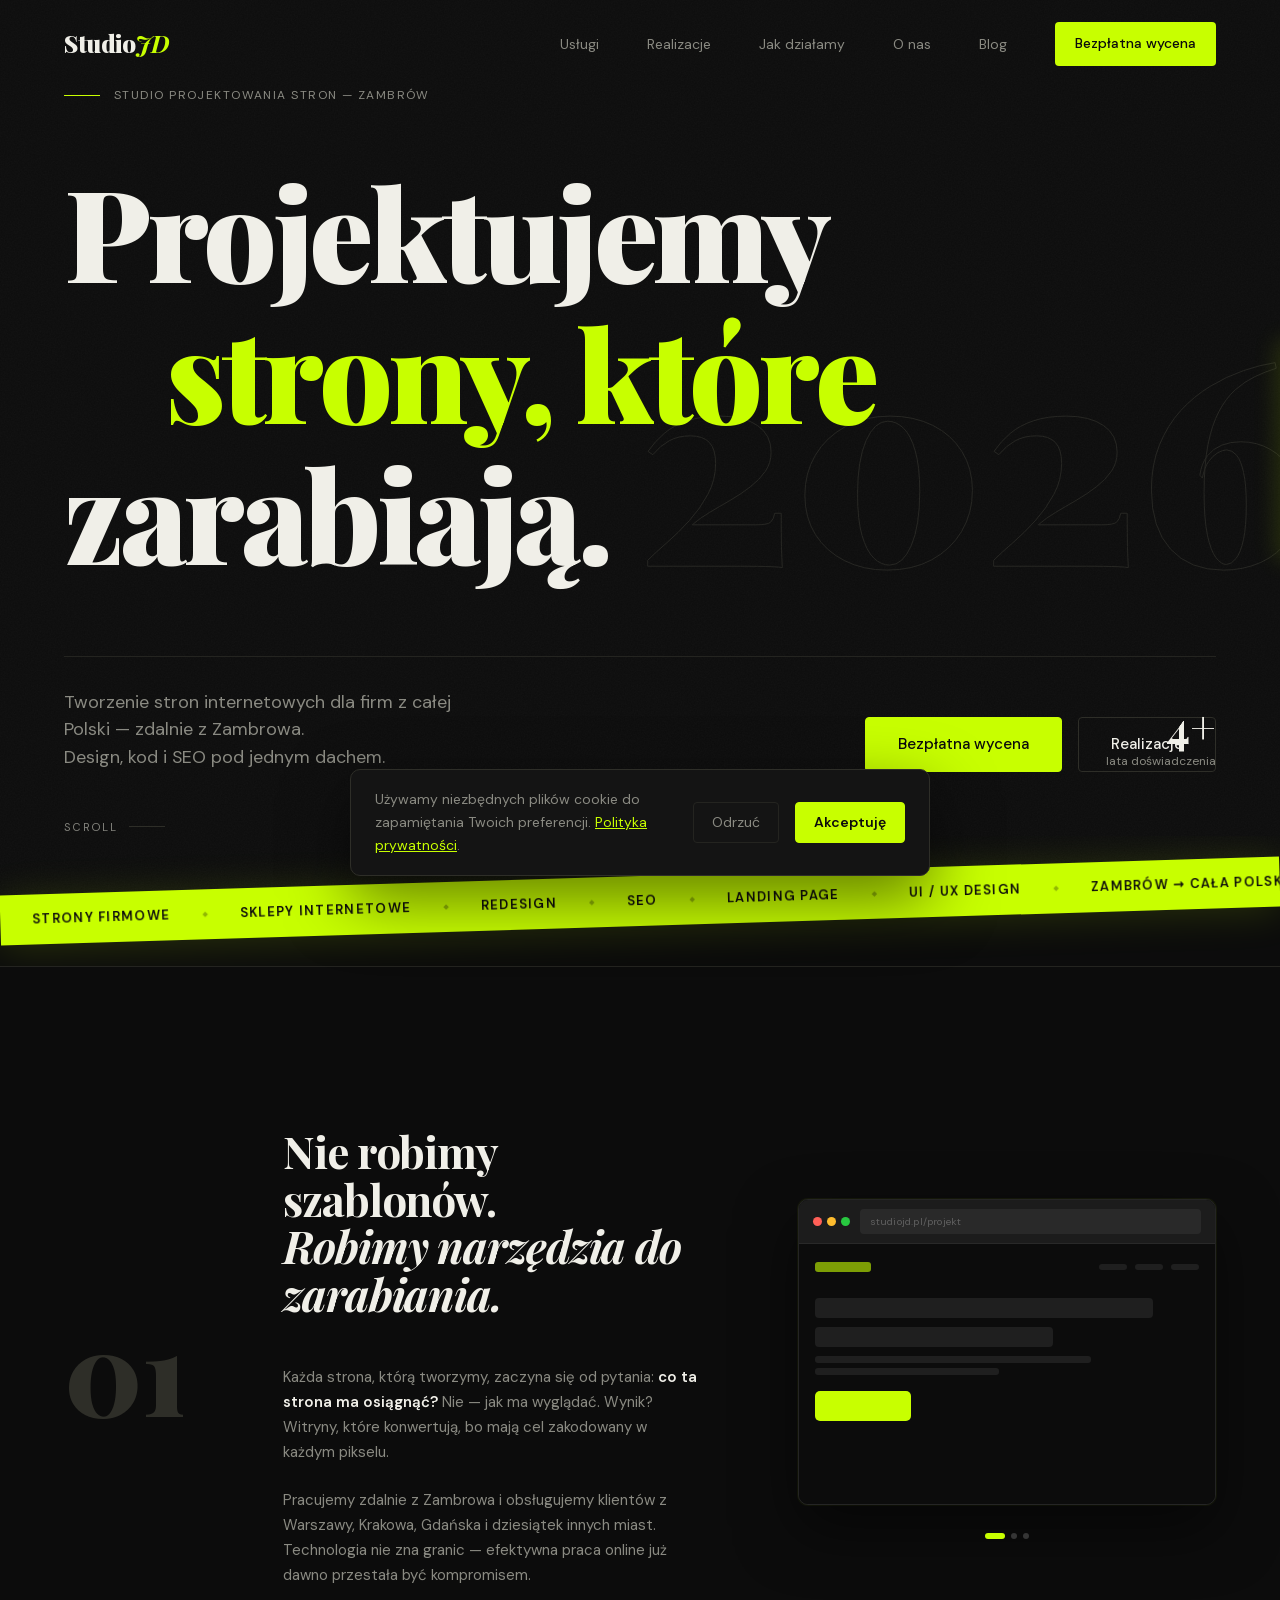
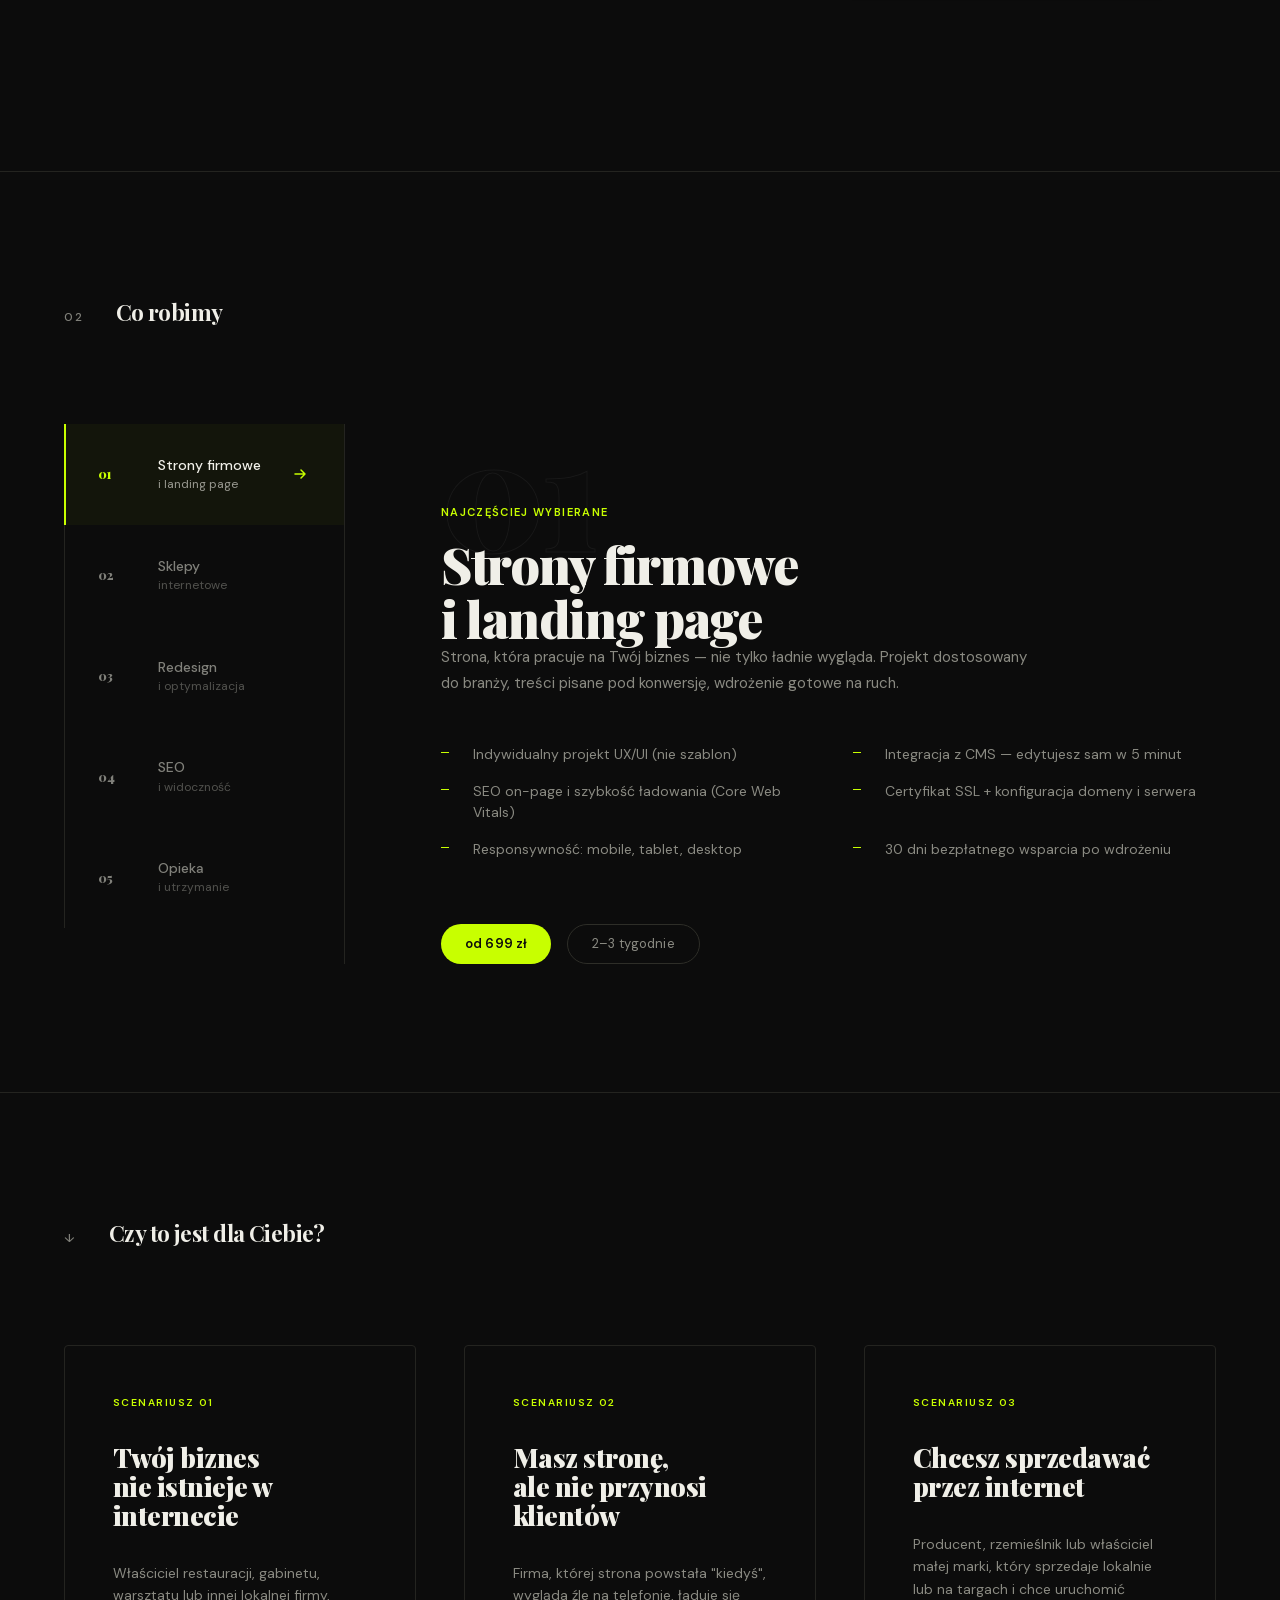
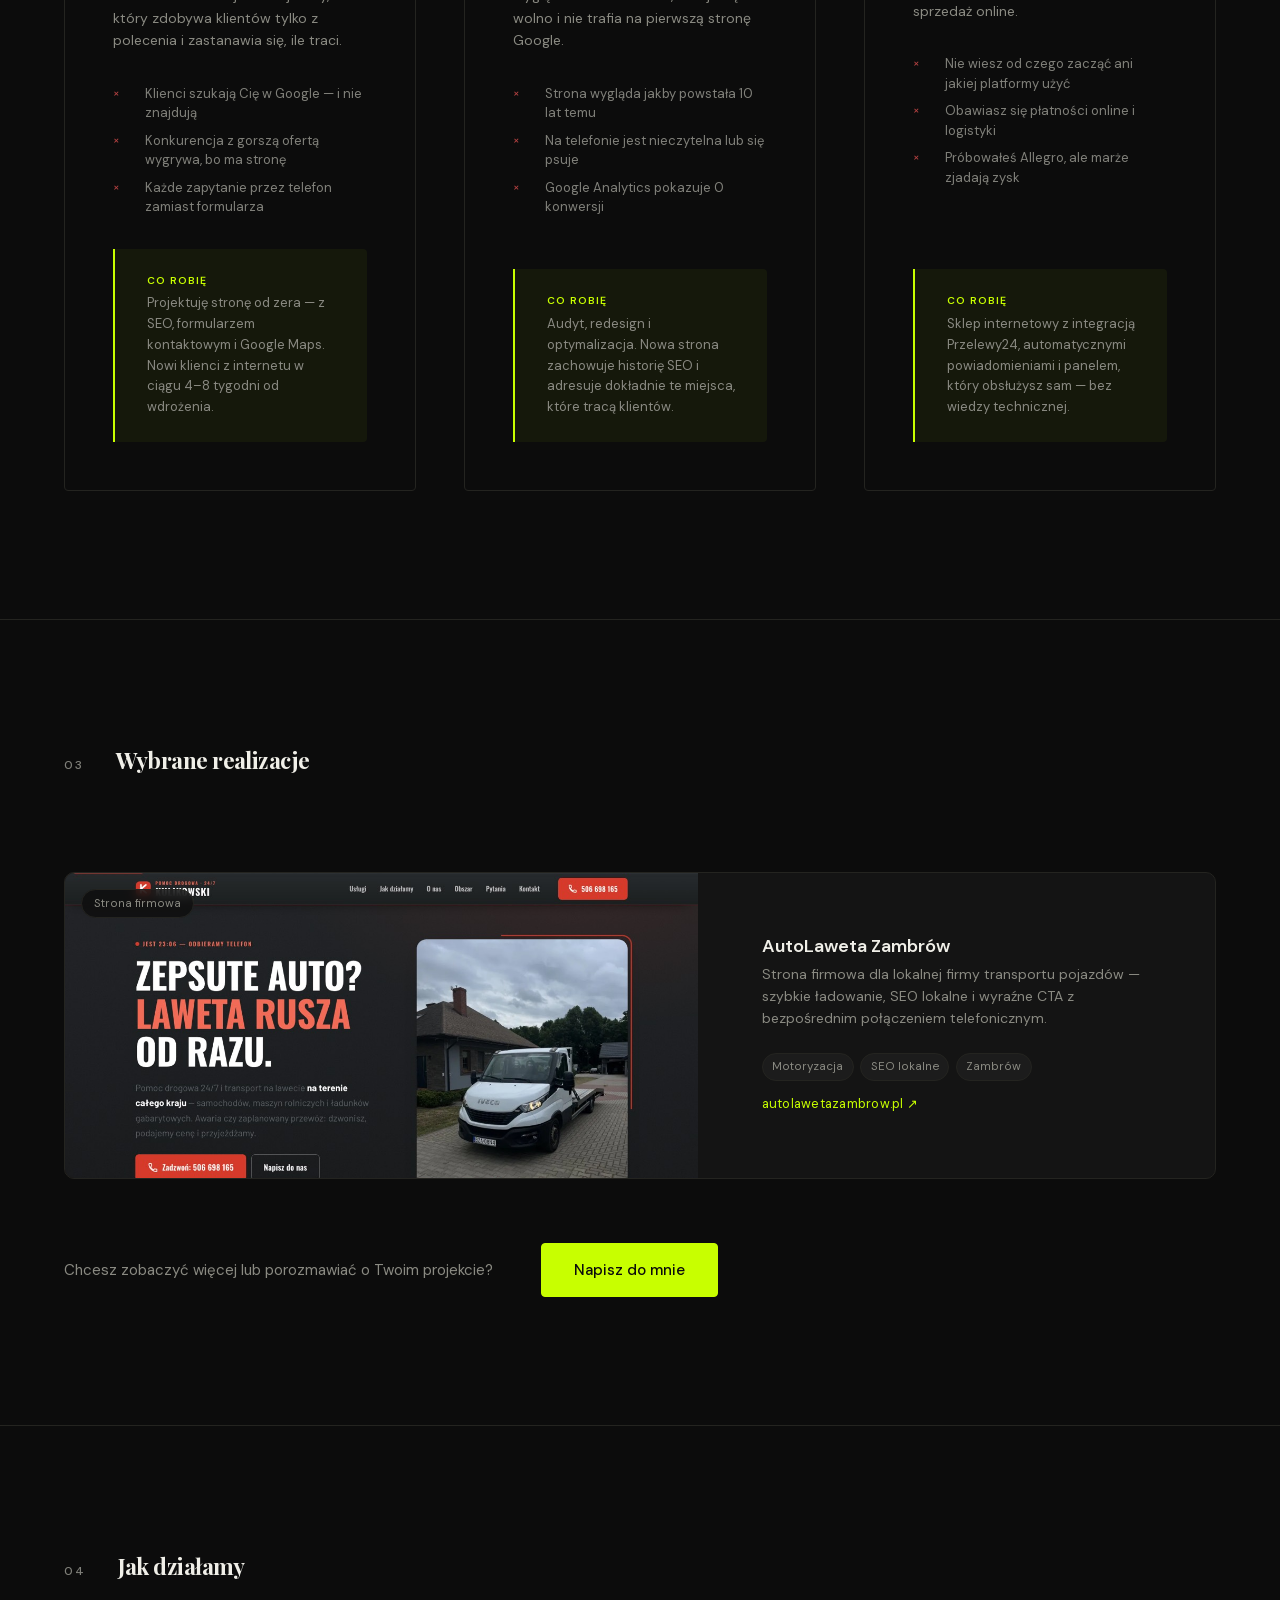
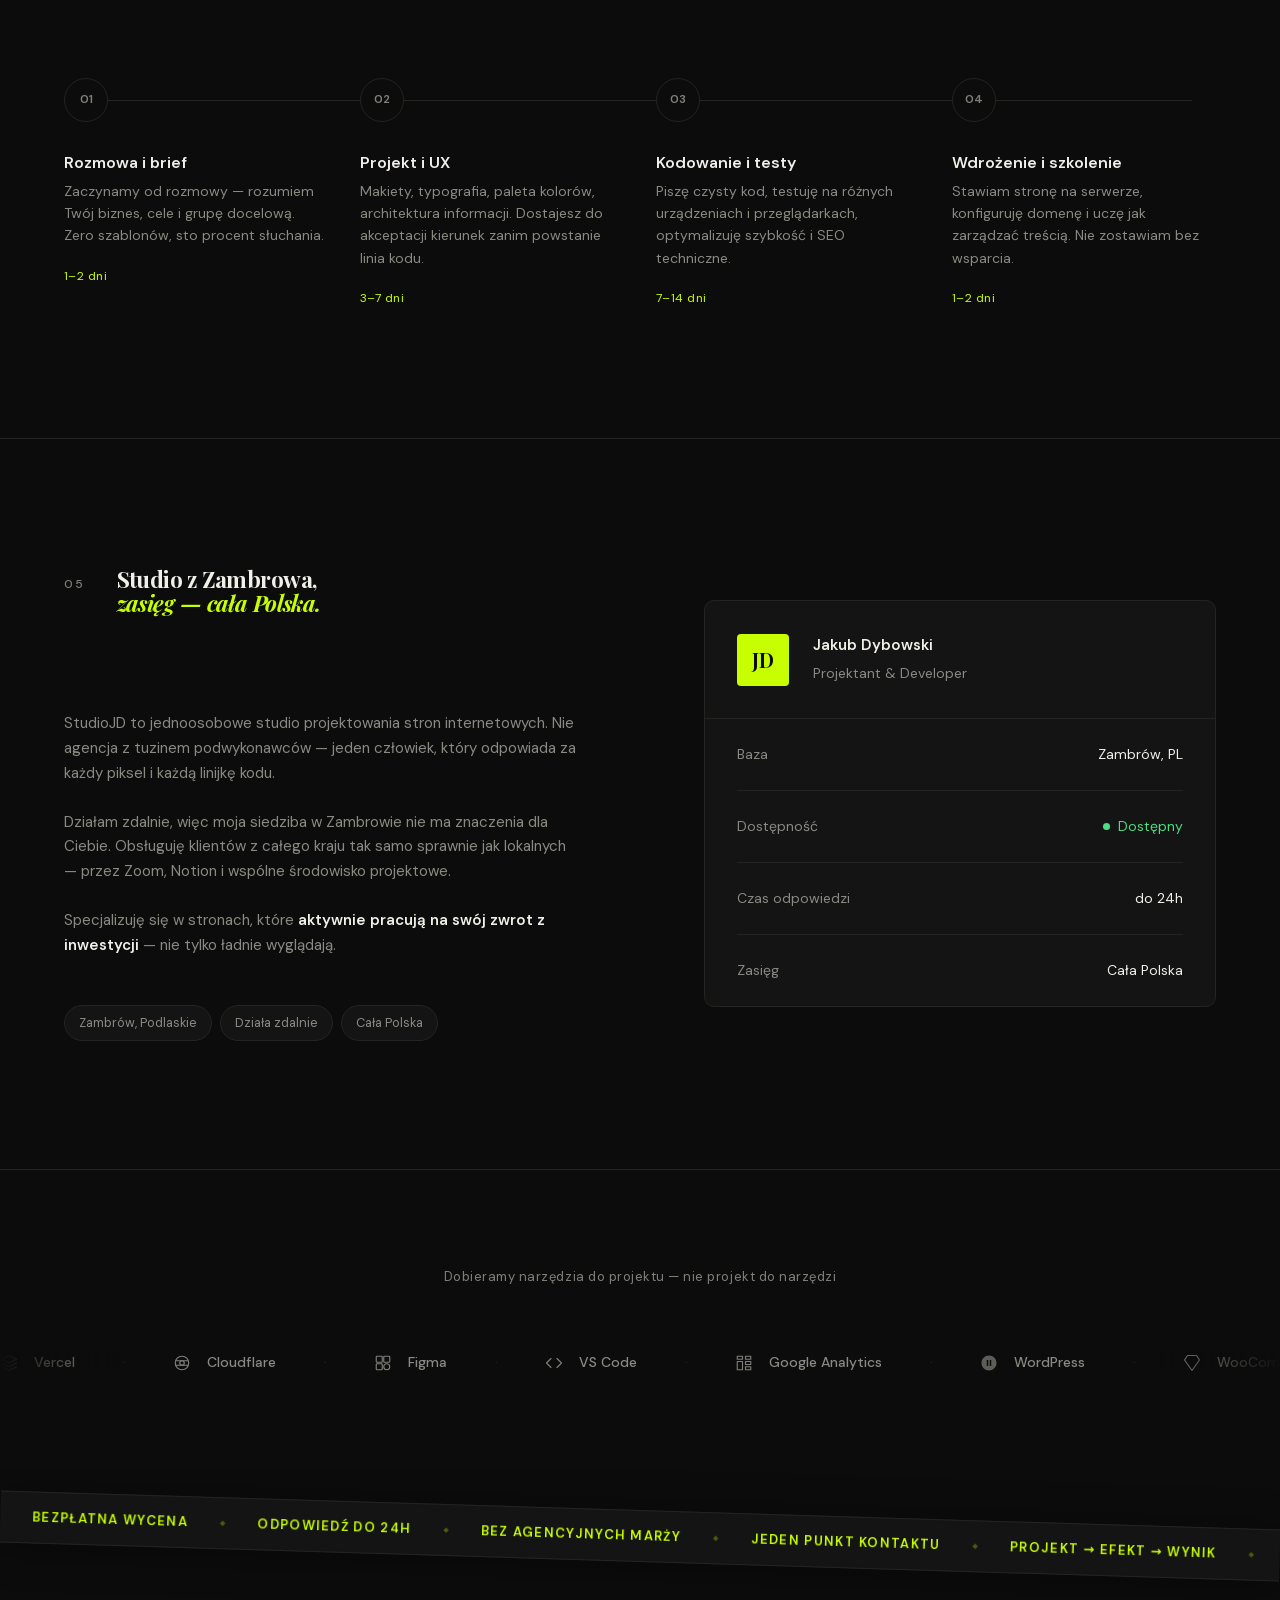
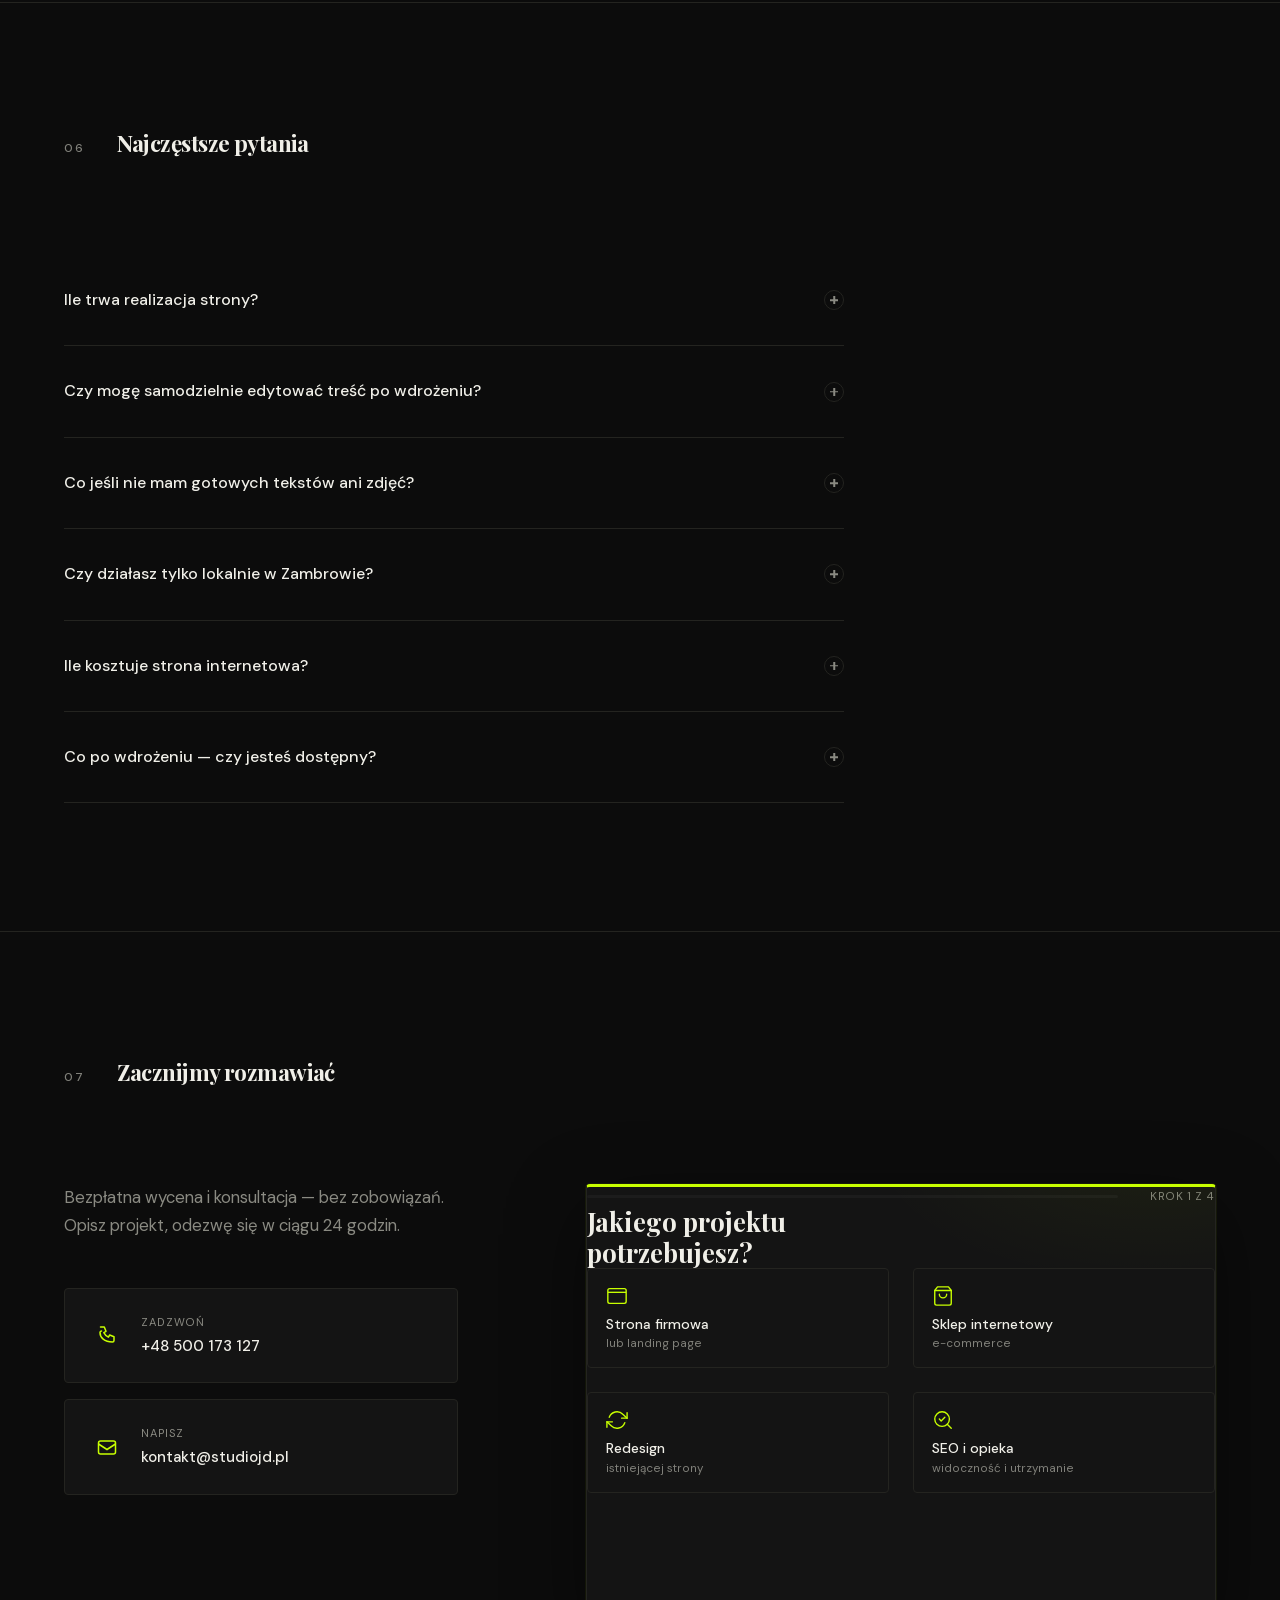
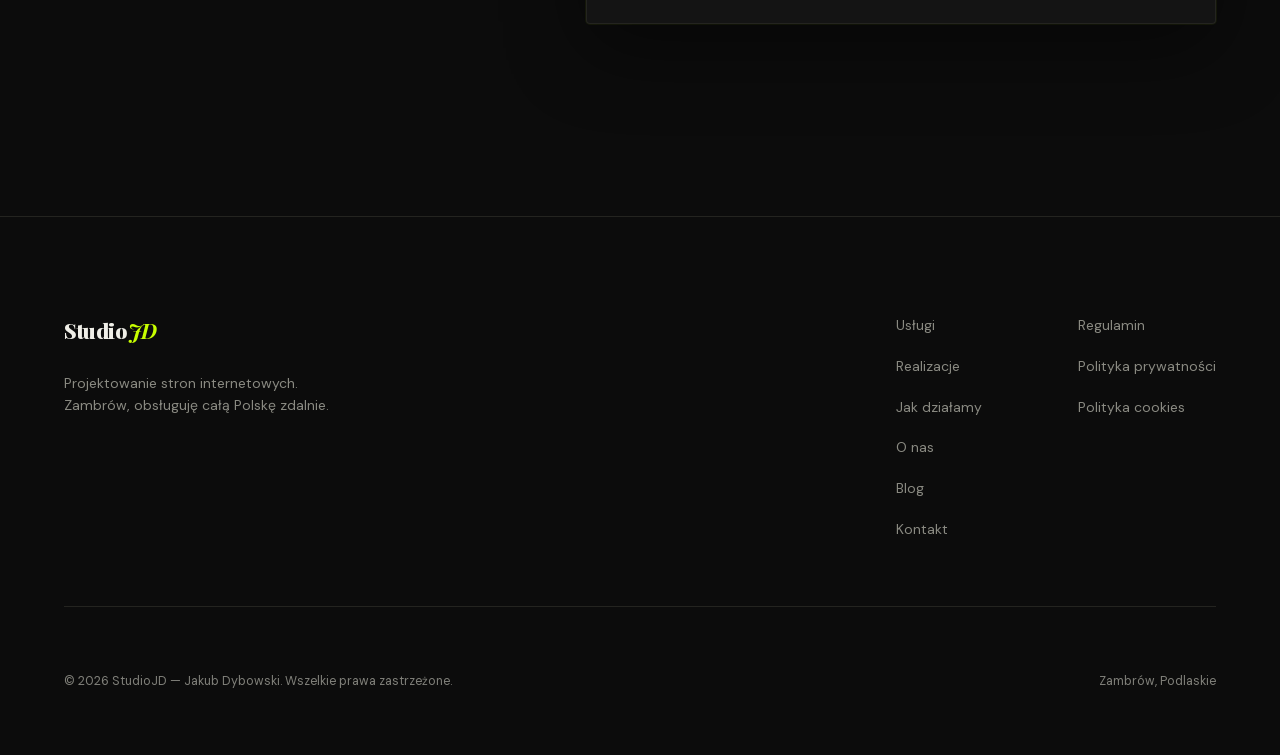
<file: index.html>
<!DOCTYPE html>
<html lang="pl">
<head>
  <meta charset="UTF-8">
  <meta name="google-site-verification" content="7tkcq6pdfMNKCq0IkVmjEem9DpP78c3rb8DEIvPOsKM">
  <meta name="viewport" content="width=device-width, initial-scale=1.0">
  <title>Tworzenie stron internetowych dla firm — StudioJD | Zambrów, cała Polska</title>
  <meta name="description" content="Tworzę strony internetowe i sklepy online dla firm z całej Polski. Projekt, kod i SEO pod jednym dachem. Od 699 zł. Bezpłatna wycena bez zobowiązań.">
  <meta name="keywords" content="tworzenie stron internetowych, strony www dla firm, projektowanie stron internetowych, sklep internetowy, landing page, SEO, Zambrów, Podlaskie, cała Polska">
  <meta name="author" content="Jakub Dybowski — StudioJD">
  <meta name="robots" content="index, follow, max-snippet:-1, max-image-preview:large, max-video-preview:-1">

  <!-- Favicon -->
  <link rel="icon" href="/favicon.svg" type="image/svg+xml">
  <link rel="icon" href="/favicon.svg" sizes="any">
  <link rel="apple-touch-icon" href="/favicon.svg">

  <!-- Open Graph -->
  <meta property="og:type" content="website">
  <meta property="og:url" content="https://www.studiojd.pl/">
  <meta property="og:title" content="Tworzenie stron internetowych dla firm — StudioJD">
  <meta property="og:description" content="Tworzę strony internetowe i sklepy online dla firm z całej Polski. Projekt, kod i SEO pod jednym dachem. Od 699 zł.">
  <meta property="og:image" content="https://www.studiojd.pl/og-image.png">
  <meta property="og:image:width" content="1200">
  <meta property="og:image:height" content="630">
  <meta property="og:locale" content="pl_PL">
  <meta property="og:site_name" content="StudioJD">
  <meta name="twitter:card" content="summary_large_image">
  <meta name="twitter:title" content="Tworzenie stron internetowych dla firm — StudioJD">
  <meta name="twitter:description" content="Tworzę strony internetowe i sklepy online dla firm z całej Polski. Projekt, kod i SEO pod jednym dachem. Od 699 zł.">
  <meta name="twitter:image" content="https://www.studiojd.pl/og-image.png">

  <link rel="canonical" href="https://www.studiojd.pl/">

  <link rel="preload" href="/fonts/playfair-display-normal-latin.woff2" as="font" type="font/woff2" crossorigin>
  <link rel="preload" href="/fonts/dm-sans-normal-latin.woff2" as="font" type="font/woff2" crossorigin>

  <link rel="stylesheet" href="css/style.css">

  <!-- JSON-LD -->
  <script type="application/ld+json">
  {
    "@context": "https://schema.org",
    "@type": "ProfessionalService",
    "@id": "https://www.studiojd.pl/#business",
    "name": "StudioJD",
    "alternateName": "Studio JD Jakub Dybowski",
    "description": "Tworzenie stron internetowych i sklepów online dla firm z całej Polski. Projekt, kod i SEO pod jednym dachem.",
    "url": "https://www.studiojd.pl",
    "logo": "https://www.studiojd.pl/favicon.svg",
    "image": "https://www.studiojd.pl/og-image.png",
    "telephone": "+48-500-173-127",
    "email": "kontakt@studiojd.pl",
    "founder": {
      "@type": "Person",
      "name": "Jakub Dybowski"
    },
    "address": {
      "@type": "PostalAddress",
      "addressLocality": "Zambrów",
      "addressRegion": "Podlaskie",
      "addressCountry": "PL"
    },
    "areaServed": [
      {"@type": "Country", "name": "Polska"},
      {"@type": "City", "name": "Warszawa"},
      {"@type": "City", "name": "Kraków"},
      {"@type": "City", "name": "Gdańsk"},
      {"@type": "City", "name": "Wrocław"},
      {"@type": "City", "name": "Poznań"},
      {"@type": "City", "name": "Zambrów"},
      {"@type": "City", "name": "Białystok"},
      {"@type": "City", "name": "Łomża"}
    ],
    "hasOfferCatalog": {
      "@type": "OfferCatalog",
      "name": "Usługi tworzenia stron internetowych",
      "itemListElement": [
        {
          "@type": "Offer",
          "name": "Strona firmowa / Landing page",
          "description": "Profesjonalna strona firmowa lub landing page zoptymalizowana pod konwersję i SEO",
          "price": "699",
          "priceCurrency": "PLN",
          "priceSpecification": {"@type": "UnitPriceSpecification", "price": "699", "priceCurrency": "PLN", "unitText": "od"}
        },
        {
          "@type": "Offer",
          "name": "Sklep internetowy",
          "description": "Kompletny sklep internetowy z płatnościami, zarządzaniem zamówieniami i SEO",
          "price": "1499",
          "priceCurrency": "PLN",
          "priceSpecification": {"@type": "UnitPriceSpecification", "price": "1499", "priceCurrency": "PLN", "unitText": "od"}
        },
        {
          "@type": "Offer",
          "name": "Redesign i optymalizacja strony",
          "description": "Odświeżenie wyglądu i optymalizacja istniejącej strony pod SEO i szybkość",
          "price": "800",
          "priceCurrency": "PLN",
          "priceSpecification": {"@type": "UnitPriceSpecification", "price": "800", "priceCurrency": "PLN", "unitText": "od"}
        }
      ]
    },
    "priceRange": "699 PLN – 5000+ PLN",
    "openingHoursSpecification": {
      "@type": "OpeningHoursSpecification",
      "dayOfWeek": ["Monday","Tuesday","Wednesday","Thursday","Friday"],
      "opens": "09:00",
      "closes": "18:00"
    },
    "knowsAbout": [
      "Tworzenie stron internetowych",
      "Projektowanie UI/UX",
      "Sklepy internetowe WooCommerce",
      "Optymalizacja SEO",
      "HTML CSS JavaScript",
      "Core Web Vitals",
      "Landing page"
    ]
  }
  </script>

  <!-- JSON-LD — FAQ (odpowiada treści sekcji „Najczęstsze pytania" na stronie) -->
  <script type="application/ld+json">
  {
    "@context": "https://schema.org",
    "@type": "FAQPage",
    "mainEntity": [
      {
        "@type": "Question",
        "name": "Ile trwa realizacja strony internetowej?",
        "acceptedAnswer": {
          "@type": "Answer",
          "text": "Zależnie od zakresu: strona firmowa to zwykle 2–3 tygodnie, sklep internetowy 4–6 tygodni. Czas realizacji jest ustalany na początku współpracy."
        }
      },
      {
        "@type": "Question",
        "name": "Czy można samodzielnie edytować treść strony po wdrożeniu?",
        "acceptedAnswer": {
          "@type": "Answer",
          "text": "Tak. Każda strona dostaje prosty panel CMS lub instrukcję edycji tekstów, zdjęć i podstawowych ustawień."
        }
      },
      {
        "@type": "Question",
        "name": "Co jeśli klient nie ma gotowych tekstów ani zdjęć na stronę?",
        "acceptedAnswer": {
          "@type": "Answer",
          "text": "StudioJD pomaga przygotować treści dopasowane do biznesu klienta oraz doradza w pozyskaniu zdjęć z licencjonowanych banków lub sesji fotograficznej."
        }
      },
      {
        "@type": "Question",
        "name": "Czy StudioJD działa tylko lokalnie w Zambrowie?",
        "acceptedAnswer": {
          "@type": "Answer",
          "text": "Nie. StudioJD obsługuje klientów z całej Polski zdalnie, w tym z Warszawy, Krakowa, Gdańska, Wrocławia, Poznania, Białegostoku i Łomży."
        }
      },
      {
        "@type": "Question",
        "name": "Ile kosztuje strona internetowa dla firmy?",
        "acceptedAnswer": {
          "@type": "Answer",
          "text": "Landing page i strona firmowa od 699 zł, sklep internetowy od 1499 zł, redesign istniejącej strony od 800 zł. Dokładna wycena jest zawsze bezpłatna i indywidualna."
        }
      },
      {
        "@type": "Question",
        "name": "Czy StudioJD oferuje opiekę nad stroną po wdrożeniu?",
        "acceptedAnswer": {
          "@type": "Answer",
          "text": "Tak, dostępne są pakiety opieki miesięcznej obejmujące aktualizacje, kopie zapasowe i monitoring działania strony."
        }
      }
    ]
  }
  </script>

  <meta http-equiv="X-Content-Type-Options" content="nosniff">
  <meta http-equiv="Referrer-Policy" content="strict-origin-when-cross-origin">
</head>
<body>

  <a class="skip-link" href="#main">Przejdź do treści</a>
  <div class="scroll-progress" id="scrollProgress" aria-hidden="true"></div>

  <!-- ── COOKIE BANNER ── -->
  <div class="cookie-banner" id="cookieBanner" role="dialog" aria-label="Zgoda na pliki cookie">
    <div class="cookie-inner">
      <p>Używamy niezbędnych plików cookie do zapamiętania Twoich preferencji. <a href="polityka-prywatnosci.html">Polityka prywatności</a>.</p>
      <div class="cookie-actions">
        <button class="btn-cookie-reject" id="cookieReject">Odrzuć</button>
        <button class="btn-cookie-accept" id="cookieAccept">Akceptuję</button>
      </div>
    </div>
  </div>

  <!-- ── NAVIGATION ── -->
  <header class="site-header" id="siteHeader">
    <nav class="nav container" aria-label="Nawigacja główna">
      <a class="nav__logo" href="/" aria-label="StudioJD — strona główna">
        <span class="logo-text">Studio<em>JD</em></span>
      </a>

      <button class="nav__toggle" id="navToggle" aria-expanded="false" aria-controls="navMenu" aria-label="Otwórz menu">
        <span></span><span></span>
      </button>

      <ul class="nav__menu" id="navMenu" role="list">
        <li><a href="#uslugi">Usługi</a></li>
        <li><a href="#realizacje">Realizacje</a></li>
        <li><a href="#proces">Jak działamy</a></li>
        <li><a href="#o-nas">O nas</a></li>
        <li><a href="/blog">Blog</a></li>
        <li><a href="#kontakt" class="nav__cta">Bezpłatna wycena</a></li>
      </ul>
    </nav>
  </header>

  <main id="main">

    <!-- ══════════════════════════════ HERO -->
    <section class="hero" id="hero" aria-labelledby="hero-heading">
      <div class="hero__bg" aria-hidden="true">
        <span class="hero__year">2026</span>
      </div>

      <div class="container hero__container">
        <p class="hero__label reveal-up">
          <span class="label-line" aria-hidden="true"></span>
          Studio projektowania stron — Zambrów
        </p>

        <h1 class="hero__heading" id="hero-heading">
          <span class="reveal-clip"><span>Projektujemy</span></span>
          <span class="reveal-clip hero__line--accent"><span>strony,&nbsp;które</span></span>
          <span class="reveal-clip"><span>zarabiają.</span></span>
        </h1>

        <div class="hero__foot">
          <p class="hero__sub reveal-up">
            Tworzenie stron internetowych dla firm z całej Polski — zdalnie z Zambrowa.<br>
            Design, kod i SEO pod jednym dachem.
          </p>
          <div class="hero__actions reveal-up">
            <a href="#kontakt" class="btn btn--primary">Bezpłatna wycena</a>
            <a href="#realizacje" class="btn btn--ghost">Realizacje</a>
          </div>
        </div>
      </div>

      <div class="hero__stats" aria-hidden="true">
        <div class="stat">
          <span><b class="stat-num" data-count="4">0</b>+</span>
          <small>lata doświadczenia</small>
        </div>
      </div>

      <div class="hero__scroll" aria-hidden="true">
        <span>Scroll</span>
        <span class="scroll-bar"></span>
      </div>
    </section>

    <!-- ══════════════════════════════ TICKER -->
    <div class="ticker-outer" aria-hidden="true">
      <div class="ticker">
        <div class="ticker__track">
          <span class="ticker__item">Strony firmowe</span><span class="ticker__sep">◆</span>
          <span class="ticker__item">Sklepy internetowe</span><span class="ticker__sep">◆</span>
          <span class="ticker__item">Redesign</span><span class="ticker__sep">◆</span>
          <span class="ticker__item">SEO</span><span class="ticker__sep">◆</span>
          <span class="ticker__item">Landing page</span><span class="ticker__sep">◆</span>
          <span class="ticker__item">UI / UX Design</span><span class="ticker__sep">◆</span>
          <span class="ticker__item">Zambrów → cała Polska</span><span class="ticker__sep">◆</span>
          <span class="ticker__item">Kod bez kompromisów</span><span class="ticker__sep">◆</span>
          <span class="ticker__item">Strony firmowe</span><span class="ticker__sep">◆</span>
          <span class="ticker__item">Sklepy internetowe</span><span class="ticker__sep">◆</span>
          <span class="ticker__item">Redesign</span><span class="ticker__sep">◆</span>
          <span class="ticker__item">SEO</span><span class="ticker__sep">◆</span>
          <span class="ticker__item">Landing page</span><span class="ticker__sep">◆</span>
          <span class="ticker__item">UI / UX Design</span><span class="ticker__sep">◆</span>
          <span class="ticker__item">Zambrów → cała Polska</span><span class="ticker__sep">◆</span>
          <span class="ticker__item">Kod bez kompromisów</span><span class="ticker__sep">◆</span>
        </div>
      </div>
    </div>

    <!-- ══════════════════════════════ MANIFEST -->
    <section class="manifesto" id="o-co-chodzi" aria-labelledby="manifesto-heading">
      <div class="container">
        <div class="manifesto__grid">
          <span class="manifesto__number" aria-hidden="true">01</span>
          <div class="manifesto__text">
            <h2 class="manifesto__heading reveal-up" id="manifesto-heading">
              Nie robimy szablonów.<br><em>Robimy narzędzia do zarabiania.</em>
            </h2>
            <div class="manifesto__body reveal-up">
              <p>Każda strona, którą tworzymy, zaczyna się od pytania: <strong>co ta strona ma osiągnąć?</strong> Nie — jak ma wyglądać. Wynik? Witryny, które konwertują, bo mają cel zakodowany w każdym pikselu.</p>
              <p>Pracujemy zdalnie z Zambrowa i obsługujemy klientów z Warszawy, Krakowa, Gdańska i dziesiątek innych miast. Technologia nie zna granic — efektywna praca online już dawno przestała być kompromisem.</p>
            </div>
          </div>

          <!-- Animowany mock przeglądarki -->
          <div class="manifesto__visual reveal-up" aria-hidden="true">
            <div class="mock-browser">
              <div class="mock-browser__chrome">
                <div class="mock-browser__dots">
                  <span></span><span></span><span></span>
                </div>
                <div class="mock-browser__url">studiojd.pl/projekt</div>
              </div>
              <div class="mock-browser__viewport">

                <!-- Ekran 1: Hero -->
                <div class="mock-screen mock-screen--active" data-screen="0">
                  <div class="mock-screen__nav">
                    <div class="mock-bar mock-bar--logo"></div>
                    <div class="mock-nav-items">
                      <div class="mock-bar mock-bar--link"></div>
                      <div class="mock-bar mock-bar--link"></div>
                      <div class="mock-bar mock-bar--link"></div>
                    </div>
                  </div>
                  <div class="mock-screen__hero">
                    <div class="mock-bar mock-bar--h1"></div>
                    <div class="mock-bar mock-bar--h1 mock-bar--short"></div>
                    <div class="mock-bar mock-bar--sub"></div>
                    <div class="mock-bar mock-bar--sub mock-bar--shorter"></div>
                    <div class="mock-bar mock-bar--cta"></div>
                  </div>
                </div>

                <!-- Ekran 2: Usługi -->
                <div class="mock-screen" data-screen="1">
                  <div class="mock-bar mock-bar--section-num"></div>
                  <div class="mock-bar mock-bar--h2"></div>
                  <div class="mock-screen__cards">
                    <div class="mock-card">
                      <div class="mock-card__icon"></div>
                      <div class="mock-bar mock-bar--card-h"></div>
                      <div class="mock-bar mock-bar--card-t"></div>
                      <div class="mock-bar mock-bar--card-t mock-bar--shorter"></div>
                    </div>
                    <div class="mock-card">
                      <div class="mock-card__icon"></div>
                      <div class="mock-bar mock-bar--card-h"></div>
                      <div class="mock-bar mock-bar--card-t"></div>
                      <div class="mock-bar mock-bar--card-t mock-bar--shorter"></div>
                    </div>
                    <div class="mock-card">
                      <div class="mock-card__icon"></div>
                      <div class="mock-bar mock-bar--card-h"></div>
                      <div class="mock-bar mock-bar--card-t"></div>
                      <div class="mock-bar mock-bar--card-t mock-bar--shorter"></div>
                    </div>
                  </div>
                </div>

                <!-- Ekran 3: Kontakt -->
                <div class="mock-screen" data-screen="2">
                  <div class="mock-bar mock-bar--section-num"></div>
                  <div class="mock-bar mock-bar--h2"></div>
                  <div class="mock-screen__form">
                    <div class="mock-field"></div>
                    <div class="mock-field"></div>
                    <div class="mock-field mock-field--tall"></div>
                    <div class="mock-bar mock-bar--submit"></div>
                  </div>
                </div>

                <div class="mock-cursor" id="mockCursor"></div>
              </div>
            </div>
            <div class="mock-indicators">
              <button class="mock-dot mock-dot--active" data-slide="0" tabindex="-1" aria-hidden="true"></button>
              <button class="mock-dot" data-slide="1" tabindex="-1" aria-hidden="true"></button>
              <button class="mock-dot" data-slide="2" tabindex="-1" aria-hidden="true"></button>
            </div>
          </div>

        </div>
      </div>
    </section>

    <!-- ══════════════════════════════ USŁUGI -->
    <section class="services" id="uslugi" aria-labelledby="services-heading">
      <div class="container">
        <div class="section-header">
          <span class="section-number" aria-hidden="true">02</span>
          <h2 class="section-heading reveal-up" id="services-heading">Co robimy</h2>
        </div>

        <div class="services__layout reveal-up">

          <!-- Lewy panel: nawigacja -->
          <nav class="services__nav" aria-label="Nawigacja usług" role="tablist">
            <button class="svc-tab is-active" data-svc="0" role="tab" aria-selected="true" aria-controls="svc-panel-0" id="svc-tab-0">
              <span class="svc-tab__num" aria-hidden="true">01</span>
              <span class="svc-tab__name">Strony firmowe<br><small>i landing page</small></span>
              <svg class="svc-tab__arrow" width="16" height="16" viewBox="0 0 16 16" fill="none" aria-hidden="true"><path d="M3 8h10M9 4l4 4-4 4" stroke="currentColor" stroke-width="1.5" stroke-linecap="round" stroke-linejoin="round"/></svg>
            </button>
            <button class="svc-tab" data-svc="1" role="tab" aria-selected="false" aria-controls="svc-panel-1" id="svc-tab-1">
              <span class="svc-tab__num" aria-hidden="true">02</span>
              <span class="svc-tab__name">Sklepy<br><small>internetowe</small></span>
              <svg class="svc-tab__arrow" width="16" height="16" viewBox="0 0 16 16" fill="none" aria-hidden="true"><path d="M3 8h10M9 4l4 4-4 4" stroke="currentColor" stroke-width="1.5" stroke-linecap="round" stroke-linejoin="round"/></svg>
            </button>
            <button class="svc-tab" data-svc="2" role="tab" aria-selected="false" aria-controls="svc-panel-2" id="svc-tab-2">
              <span class="svc-tab__num" aria-hidden="true">03</span>
              <span class="svc-tab__name">Redesign<br><small>i optymalizacja</small></span>
              <svg class="svc-tab__arrow" width="16" height="16" viewBox="0 0 16 16" fill="none" aria-hidden="true"><path d="M3 8h10M9 4l4 4-4 4" stroke="currentColor" stroke-width="1.5" stroke-linecap="round" stroke-linejoin="round"/></svg>
            </button>
            <button class="svc-tab" data-svc="3" role="tab" aria-selected="false" aria-controls="svc-panel-3" id="svc-tab-3">
              <span class="svc-tab__num" aria-hidden="true">04</span>
              <span class="svc-tab__name">SEO<br><small>i widoczność</small></span>
              <svg class="svc-tab__arrow" width="16" height="16" viewBox="0 0 16 16" fill="none" aria-hidden="true"><path d="M3 8h10M9 4l4 4-4 4" stroke="currentColor" stroke-width="1.5" stroke-linecap="round" stroke-linejoin="round"/></svg>
            </button>
            <button class="svc-tab" data-svc="4" role="tab" aria-selected="false" aria-controls="svc-panel-4" id="svc-tab-4">
              <span class="svc-tab__num" aria-hidden="true">05</span>
              <span class="svc-tab__name">Opieka<br><small>i utrzymanie</small></span>
              <svg class="svc-tab__arrow" width="16" height="16" viewBox="0 0 16 16" fill="none" aria-hidden="true"><path d="M3 8h10M9 4l4 4-4 4" stroke="currentColor" stroke-width="1.5" stroke-linecap="round" stroke-linejoin="round"/></svg>
            </button>
          </nav>

          <!-- Prawy panel: treść -->
          <div class="services__content" aria-live="polite">

            <div class="svc-panel is-active" data-panel="0" role="tabpanel" id="svc-panel-0" aria-labelledby="svc-tab-0">
              <span class="svc-panel__ghost" aria-hidden="true">01</span>
              <p class="svc-panel__label">Najczęściej wybierane</p>
              <h3 class="svc-panel__title">Strony firmowe<br>i landing page</h3>
              <p class="svc-panel__desc">Strona, która pracuje na Twój biznes — nie tylko ładnie wygląda. Projekt dostosowany do branży, treści pisane pod konwersję, wdrożenie gotowe na ruch.</p>
              <ul class="svc-panel__list">
                <li>Indywidualny projekt UX/UI (nie szablon)</li>
                <li>Integracja z CMS — edytujesz sam w 5 minut</li>
                <li>SEO on-page i szybkość ładowania (Core Web Vitals)</li>
                <li>Certyfikat SSL + konfiguracja domeny i serwera</li>
                <li>Responsywność: mobile, tablet, desktop</li>
                <li>30 dni bezpłatnego wsparcia po wdrożeniu</li>
              </ul>
              <div class="svc-panel__meta">
                <span class="svc-badge">od 699 zł</span>
                <span class="svc-badge svc-badge--muted">2–3 tygodnie</span>
              </div>
            </div>

            <div class="svc-panel" data-panel="1" role="tabpanel" id="svc-panel-1" aria-labelledby="svc-tab-1">
              <span class="svc-panel__ghost" aria-hidden="true">02</span>
              <p class="svc-panel__label">E-commerce</p>
              <h3 class="svc-panel__title">Sklepy<br>internetowe</h3>
              <p class="svc-panel__desc">Kompletne rozwiązanie do sprzedaży online. Od katalogu produktów przez płatności po automatyczne powiadomienia — wszystko skonfigurowane i gotowe do działania.</p>
              <ul class="svc-panel__list">
                <li>Katalog produktów z wariantami i filtrami</li>
                <li>Integracja płatności: Przelewy24, Stripe, PayPal</li>
                <li>Panel zarządzania zamówieniami i magazynem</li>
                <li>Automatyczne e-maile (potwierdzenia, faktury)</li>
                <li>Integracja z kurierami i systemami ERP</li>
                <li>Optymalizacja SEO dla kart produktów</li>
              </ul>
              <div class="svc-panel__meta">
                <span class="svc-badge">od 1 499 zł</span>
                <span class="svc-badge svc-badge--muted">4–6 tygodni</span>
              </div>
            </div>

            <div class="svc-panel" data-panel="2" role="tabpanel" id="svc-panel-2" aria-labelledby="svc-tab-2">
              <span class="svc-panel__ghost" aria-hidden="true">03</span>
              <p class="svc-panel__label">Dla istniejących firm</p>
              <h3 class="svc-panel__title">Redesign<br>i optymalizacja</h3>
              <p class="svc-panel__desc">Masz stronę, ale nie przynosi efektów? Diagnozujemy co nie działa, projektujemy od nowa i mierzymy wyniki. Bez zgadywania — decyzje oparte na danych.</p>
              <ul class="svc-panel__list">
                <li>Audyt obecnej strony (UX, SEO, prędkość)</li>
                <li>Analiza zachowania użytkowników (mapy ciepła)</li>
                <li>Nowy projekt graficzny zachowujący tożsamość marki</li>
                <li>Migracja treści i przekierowania 301</li>
                <li>Optymalizacja Core Web Vitals po wdrożeniu</li>
                <li>Raport przed/po z konkretnymi liczbami</li>
              </ul>
              <div class="svc-panel__meta">
                <span class="svc-badge">od 800 zł</span>
                <span class="svc-badge svc-badge--muted">2–4 tygodnie</span>
              </div>
            </div>

            <div class="svc-panel" data-panel="3" role="tabpanel" id="svc-panel-3" aria-labelledby="svc-tab-3">
              <span class="svc-panel__ghost" aria-hidden="true">04</span>
              <p class="svc-panel__label">Widoczność online</p>
              <h3 class="svc-panel__title">SEO<br>i widoczność w Google</h3>
              <p class="svc-panel__desc">Pojawianie się wyżej w Google to nie magia — to praca techniczna i treściowa. Audytujemy, naprawiamy, tworzymy strategię i raportujemy postępy co miesiąc.</p>
              <ul class="svc-panel__list">
                <li>Audyt techniczny SEO (crawl, indeksacja, błędy)</li>
                <li>Optymalizacja meta, nagłówków i struktury URL</li>
                <li>Budowanie linków zewnętrznych (white-hat)</li>
                <li>Analiza słów kluczowych i treści konkurencji</li>
                <li>Miesięczny raport pozycji i ruchu organicznego</li>
                <li>Integracja Google Search Console i Analytics</li>
              </ul>
              <div class="svc-panel__meta">
                <span class="svc-badge">od 600 zł / mies.</span>
                <span class="svc-badge svc-badge--muted">od 3 miesięcy</span>
              </div>
            </div>

            <div class="svc-panel" data-panel="4" role="tabpanel" id="svc-panel-4" aria-labelledby="svc-tab-4">
              <span class="svc-panel__ghost" aria-hidden="true">05</span>
              <p class="svc-panel__label">Spokój ducha</p>
              <h3 class="svc-panel__title">Opieka<br>i utrzymanie</h3>
              <p class="svc-panel__desc">Strona po wdrożeniu wymaga uwagi — aktualizacji, kopii zapasowych, reakcji na awarie. Zajmuję się tym za Ciebie, żebyś mógł skupić się na biznesie.</p>
              <ul class="svc-panel__list">
                <li>Aktualizacje CMS, wtyczek i zależności</li>
                <li>Codzienne kopie zapasowe na zewnętrznym serwerze</li>
                <li>Monitoring dostępności 24/7 z alertami SMS</li>
                <li>Drobne zmiany treści w czasie do 24 h</li>
                <li>Miesięczny raport wydajności i bezpieczeństwa</li>
                <li>Priorytetowa obsługa w razie awarii</li>
              </ul>
              <div class="svc-panel__meta">
                <span class="svc-badge">od 150 zł / mies.</span>
                <span class="svc-badge svc-badge--muted">umowa miesięczna</span>
              </div>
            </div>

          </div>
        </div>
      </div>
    </section>

    <!-- ══════════════════════════════ DLA KOGO -->
    <section class="forwho" id="dla-kogo" aria-labelledby="forwho-heading">
      <div class="container">
        <div class="section-header">
          <span class="section-number" aria-hidden="true">↓</span>
          <h2 class="section-heading reveal-up" id="forwho-heading">Czy to jest dla Ciebie?</h2>
        </div>
        <div class="forwho__grid">

          <article class="forwho-card reveal-up">
            <span class="forwho-card__tag">Scenariusz 01</span>
            <h3 class="forwho-card__problem">Twój biznes<br>nie istnieje w internecie</h3>
            <p class="forwho-card__who">Właściciel restauracji, gabinetu, warsztatu lub innej lokalnej firmy, który zdobywa klientów tylko z polecenia i zastanawia się, ile traci.</p>
            <ul class="forwho-card__pains">
              <li>Klienci szukają Cię w Google — i nie znajdują</li>
              <li>Konkurencja z gorszą ofertą wygrywa, bo ma stronę</li>
              <li>Każde zapytanie przez telefon zamiast formularza</li>
            </ul>
            <div class="forwho-card__result">
              <span class="forwho-card__result-label">Co robię</span>
              Projektuję stronę od zera — z SEO, formularzem kontaktowym i Google Maps. Nowi klienci z internetu w ciągu 4–8 tygodni od wdrożenia.
            </div>
          </article>

          <article class="forwho-card reveal-up">
            <span class="forwho-card__tag">Scenariusz 02</span>
            <h3 class="forwho-card__problem">Masz stronę,<br>ale nie przynosi klientów</h3>
            <p class="forwho-card__who">Firma, której strona powstała "kiedyś", wygląda źle na telefonie, ładuje się wolno i nie trafia na pierwszą stronę Google.</p>
            <ul class="forwho-card__pains">
              <li>Strona wygląda jakby powstała 10 lat temu</li>
              <li>Na telefonie jest nieczytelna lub się psuje</li>
              <li>Google Analytics pokazuje 0 konwersji</li>
            </ul>
            <div class="forwho-card__result">
              <span class="forwho-card__result-label">Co robię</span>
              Audyt, redesign i optymalizacja. Nowa strona zachowuje historię SEO i adresuje dokładnie te miejsca, które tracą klientów.
            </div>
          </article>

          <article class="forwho-card reveal-up">
            <span class="forwho-card__tag">Scenariusz 03</span>
            <h3 class="forwho-card__problem">Chcesz sprzedawać<br>przez internet</h3>
            <p class="forwho-card__who">Producent, rzemieślnik lub właściciel małej marki, który sprzedaje lokalnie lub na targach i chce uruchomić sprzedaż online.</p>
            <ul class="forwho-card__pains">
              <li>Nie wiesz od czego zacząć ani jakiej platformy użyć</li>
              <li>Obawiasz się płatności online i logistyki</li>
              <li>Próbowałeś Allegro, ale marże zjadają zysk</li>
            </ul>
            <div class="forwho-card__result">
              <span class="forwho-card__result-label">Co robię</span>
              Sklep internetowy z integracją Przelewy24, automatycznymi powiadomieniami i panelem, który obsłużysz sam — bez wiedzy technicznej.
            </div>
          </article>

        </div>
      </div>
    </section>

    <!-- ══════════════════════════════ REALIZACJE -->
    <section class="portfolio" id="realizacje" aria-labelledby="portfolio-heading">
      <div class="container">
        <div class="section-header">
          <span class="section-number" aria-hidden="true">03</span>
          <h2 class="section-heading reveal-up" id="portfolio-heading">Wybrane realizacje</h2>
        </div>

        <div class="portfolio__grid">
          <article class="portfolio-item portfolio-item--featured reveal-up">
            <div class="portfolio-item__visual" style="--hue:25">
              <img src="img/portfolio/autolaweta.jpg" alt="Zrzut ekranu strony autolawetazambrow.pl — sekcja hero z hasłem „Zepsute auto? Laweta rusza od razu."" width="1200" height="900" loading="lazy">
              <span class="portfolio-item__type">Strona firmowa</span>
            </div>
            <div class="portfolio-item__info">
              <h3>AutoLaweta Zambrów</h3>
              <p>Strona firmowa dla lokalnej firmy transportu pojazdów — szybkie ładowanie, SEO lokalne i wyraźne CTA z bezpośrednim połączeniem telefonicznym.</p>
              <div class="portfolio-item__tags">
                <span>Motoryzacja</span><span>SEO lokalne</span><span>Zambrów</span>
              </div>
              <a href="https://autolawetazambrow.pl" target="_blank" rel="noopener" class="portfolio-item__link" aria-label="Otwórz stronę AutoLaweta Zambrów">autolawetazambrow.pl ↗</a>
            </div>
          </article>
        </div>

        <div class="portfolio__cta reveal-up">
          <p>Chcesz zobaczyć więcej lub porozmawiać o Twoim projekcie?</p>
          <a href="#kontakt" class="btn btn--primary">Napisz do mnie</a>
        </div>
      </div>
    </section>

    <!-- ══════════════════════════════ PROCES -->
    <section class="process" id="proces" aria-labelledby="process-heading">
      <div class="container">
        <div class="section-header">
          <span class="section-number" aria-hidden="true">04</span>
          <h2 class="section-heading reveal-up" id="process-heading">Jak działamy</h2>
        </div>

        <ol class="process__steps" role="list">
          <li class="process-step reveal-up">
            <span class="process-step__num" aria-hidden="true">01</span>
            <div class="process-step__content">
              <h3>Rozmowa i brief</h3>
              <p>Zaczynamy od rozmowy — rozumiem Twój biznes, cele i grupę docelową. Zero szablonów, sto procent słuchania.</p>
              <span class="process-step__time">1–2 dni</span>
            </div>
          </li>

          <li class="process-step reveal-up">
            <span class="process-step__num" aria-hidden="true">02</span>
            <div class="process-step__content">
              <h3>Projekt i UX</h3>
              <p>Makiety, typografia, paleta kolorów, architektura informacji. Dostajesz do akceptacji kierunek zanim powstanie linia kodu.</p>
              <span class="process-step__time">3–7 dni</span>
            </div>
          </li>

          <li class="process-step reveal-up">
            <span class="process-step__num" aria-hidden="true">03</span>
            <div class="process-step__content">
              <h3>Kodowanie i testy</h3>
              <p>Piszę czysty kod, testuję na różnych urządzeniach i przeglądarkach, optymalizuję szybkość i SEO techniczne.</p>
              <span class="process-step__time">7–14 dni</span>
            </div>
          </li>

          <li class="process-step reveal-up">
            <span class="process-step__num" aria-hidden="true">04</span>
            <div class="process-step__content">
              <h3>Wdrożenie i szkolenie</h3>
              <p>Stawiam stronę na serwerze, konfiguruję domenę i uczę jak zarządzać treścią. Nie zostawiam bez wsparcia.</p>
              <span class="process-step__time">1–2 dni</span>
            </div>
          </li>
        </ol>
      </div>
    </section>

    <!-- ══════════════════════════════ O NAS -->
    <section class="about" id="o-nas" aria-labelledby="about-heading">
      <div class="container">
        <div class="about__grid">
          <div class="about__content">
            <div class="section-header">
              <span class="section-number" aria-hidden="true">05</span>
              <h2 class="section-heading reveal-up" id="about-heading">
                Studio z Zambrowa,<br><em>zasięg — cała Polska.</em>
              </h2>
            </div>
            <div class="about__body reveal-up">
              <p>StudioJD to jednoosobowe studio projektowania stron internetowych. Nie agencja z tuzinem podwykonawców — jeden człowiek, który odpowiada za każdy piksel i każdą linijkę kodu.</p>
              <p>Działam zdalnie, więc moja siedziba w Zambrowie nie ma znaczenia dla Ciebie. Obsługuję klientów z całego kraju tak samo sprawnie jak lokalnych — przez Zoom, Notion i wspólne środowisko projektowe.</p>
              <p>Specjalizuję się w stronach, które <strong>aktywnie pracują na swój zwrot z inwestycji</strong> — nie tylko ładnie wyglądają.</p>
            </div>
            <div class="about__badges reveal-up">
              <span class="badge">Zambrów, Podlaskie</span>
              <span class="badge">Działa zdalnie</span>
              <span class="badge">Cała Polska</span>
            </div>
          </div>

          <div class="about__card-wrap reveal-up">
            <div class="about__card">
              <div class="about__card-top">
                <div class="about__initials">JD</div>
                <div>
                  <strong>Jakub Dybowski</strong>
                  <span>Projektant &amp; Developer</span>
                </div>
              </div>
              <div class="about__card-rows">
                <div class="about__card-row">
                  <span>Baza</span>
                  <span>Zambrów, PL</span>
                </div>
                <div class="about__card-row">
                  <span>Dostępność</span>
                  <span class="available"><span class="dot" aria-hidden="true"></span>Dostępny</span>
                </div>
                <div class="about__card-row">
                  <span>Czas odpowiedzi</span>
                  <span>do 24h</span>
                </div>
                <div class="about__card-row">
                  <span>Zasięg</span>
                  <span>Cała Polska</span>
                </div>
              </div>
            </div>
          </div>
        </div>
      </div>
    </section>

    <!-- ══════════════════════════════ TECH STACK -->
    <section class="techstack" aria-label="Narzędzia których używamy">
      <div class="container">
        <p class="techstack__label reveal-up">Dobieramy narzędzia do projektu — nie projekt do narzędzi</p>
      </div>
      <div class="techstack__ticker" aria-hidden="true">
        <div class="techstack__track">
          <!-- zestaw × 2 dla płynnej pętli -->
          <span class="tech-item">
            <svg width="18" height="18" viewBox="0 0 24 24" fill="none"><path d="M12 2L2 7l10 5 10-5-10-5zM2 17l10 5 10-5M2 12l10 5 10-5" stroke="currentColor" stroke-width="1.5" stroke-linecap="round" stroke-linejoin="round"/></svg>
            Vercel
          </span>
          <span class="tech-sep">·</span>
          <span class="tech-item">
            <svg width="18" height="18" viewBox="0 0 24 24" fill="none"><path d="M12 9a3 3 0 100 6 3 3 0 000-6z" stroke="currentColor" stroke-width="1.5"/><path d="M12 3C7 3 3 7 3 12s4 9 9 9 9-4 9-9-4-9-9-9z" stroke="currentColor" stroke-width="1.5"/><path d="M3.6 9h16.8M3.6 15h16.8" stroke="currentColor" stroke-width="1.5"/></svg>
            Cloudflare
          </span>
          <span class="tech-sep">·</span>
          <span class="tech-item">
            <svg width="18" height="18" viewBox="0 0 24 24" fill="none"><rect x="3" y="3" width="8" height="8" rx="1" stroke="currentColor" stroke-width="1.5"/><rect x="13" y="3" width="8" height="8" rx="1" stroke="currentColor" stroke-width="1.5"/><rect x="3" y="13" width="8" height="8" rx="1" stroke="currentColor" stroke-width="1.5"/><circle cx="17" cy="17" r="4" stroke="currentColor" stroke-width="1.5"/></svg>
            Figma
          </span>
          <span class="tech-sep">·</span>
          <span class="tech-item">
            <svg width="18" height="18" viewBox="0 0 24 24" fill="none"><polyline points="16 18 22 12 16 6" stroke="currentColor" stroke-width="1.5" stroke-linecap="round" stroke-linejoin="round"/><polyline points="8 6 2 12 8 18" stroke="currentColor" stroke-width="1.5" stroke-linecap="round" stroke-linejoin="round"/></svg>
            VS Code
          </span>
          <span class="tech-sep">·</span>
          <span class="tech-item">
            <svg width="18" height="18" viewBox="0 0 24 24" fill="none"><path d="M3 3h7v4H3zM14 3h7v4h-7zM14 10h7v4h-7zM14 17h7v4h-7zM3 10h7v11H3z" stroke="currentColor" stroke-width="1.5" stroke-linejoin="round"/></svg>
            Google Analytics
          </span>
          <span class="tech-sep">·</span>
          <span class="tech-item">
            <svg width="18" height="18" viewBox="0 0 24 24" fill="none"><path d="M12 2C6.48 2 2 6.48 2 12s4.48 10 10 10 10-4.48 10-10S17.52 2 12 2zm-1 14H9V8h2v8zm4 0h-2V8h2v8z" fill="currentColor" opacity=".7"/></svg>
            WordPress
          </span>
          <span class="tech-sep">·</span>
          <span class="tech-item">
            <svg width="18" height="18" viewBox="0 0 24 24" fill="none"><path d="M6 2h12l4 6-10 14L2 8l4-6z" stroke="currentColor" stroke-width="1.5" stroke-linejoin="round"/></svg>
            WooCommerce
          </span>
          <span class="tech-sep">·</span>
          <span class="tech-item">
            <svg width="18" height="18" viewBox="0 0 24 24" fill="none"><circle cx="12" cy="12" r="3" stroke="currentColor" stroke-width="1.5"/><path d="M12 1v4M12 19v4M4.22 4.22l2.83 2.83M16.95 16.95l2.83 2.83M1 12h4M19 12h4M4.22 19.78l2.83-2.83M16.95 7.05l2.83-2.83" stroke="currentColor" stroke-width="1.5" stroke-linecap="round"/></svg>
            Lighthouse
          </span>
          <span class="tech-sep">·</span>
          <!-- duplikat dla pętli -->
          <span class="tech-item">
            <svg width="18" height="18" viewBox="0 0 24 24" fill="none"><path d="M12 2L2 7l10 5 10-5-10-5zM2 17l10 5 10-5M2 12l10 5 10-5" stroke="currentColor" stroke-width="1.5" stroke-linecap="round" stroke-linejoin="round"/></svg>
            Vercel
          </span>
          <span class="tech-sep">·</span>
          <span class="tech-item">
            <svg width="18" height="18" viewBox="0 0 24 24" fill="none"><path d="M12 9a3 3 0 100 6 3 3 0 000-6z" stroke="currentColor" stroke-width="1.5"/><path d="M12 3C7 3 3 7 3 12s4 9 9 9 9-4 9-9-4-9-9-9z" stroke="currentColor" stroke-width="1.5"/><path d="M3.6 9h16.8M3.6 15h16.8" stroke="currentColor" stroke-width="1.5"/></svg>
            Cloudflare
          </span>
          <span class="tech-sep">·</span>
          <span class="tech-item">
            <svg width="18" height="18" viewBox="0 0 24 24" fill="none"><rect x="3" y="3" width="8" height="8" rx="1" stroke="currentColor" stroke-width="1.5"/><rect x="13" y="3" width="8" height="8" rx="1" stroke="currentColor" stroke-width="1.5"/><rect x="3" y="13" width="8" height="8" rx="1" stroke="currentColor" stroke-width="1.5"/><circle cx="17" cy="17" r="4" stroke="currentColor" stroke-width="1.5"/></svg>
            Figma
          </span>
          <span class="tech-sep">·</span>
          <span class="tech-item">
            <svg width="18" height="18" viewBox="0 0 24 24" fill="none"><polyline points="16 18 22 12 16 6" stroke="currentColor" stroke-width="1.5" stroke-linecap="round" stroke-linejoin="round"/><polyline points="8 6 2 12 8 18" stroke="currentColor" stroke-width="1.5" stroke-linecap="round" stroke-linejoin="round"/></svg>
            VS Code
          </span>
          <span class="tech-sep">·</span>
          <span class="tech-item">
            <svg width="18" height="18" viewBox="0 0 24 24" fill="none"><path d="M3 3h7v4H3zM14 3h7v4h-7zM14 10h7v4h-7zM14 17h7v4h-7zM3 10h7v11H3z" stroke="currentColor" stroke-width="1.5" stroke-linejoin="round"/></svg>
            Google Analytics
          </span>
          <span class="tech-sep">·</span>
          <span class="tech-item">
            <svg width="18" height="18" viewBox="0 0 24 24" fill="none"><path d="M12 2C6.48 2 2 6.48 2 12s4.48 10 10 10 10-4.48 10-10S17.52 2 12 2zm-1 14H9V8h2v8zm4 0h-2V8h2v8z" fill="currentColor" opacity=".7"/></svg>
            WordPress
          </span>
          <span class="tech-sep">·</span>
          <span class="tech-item">
            <svg width="18" height="18" viewBox="0 0 24 24" fill="none"><path d="M6 2h12l4 6-10 14L2 8l4-6z" stroke="currentColor" stroke-width="1.5" stroke-linejoin="round"/></svg>
            WooCommerce
          </span>
          <span class="tech-sep">·</span>
          <span class="tech-item">
            <svg width="18" height="18" viewBox="0 0 24 24" fill="none"><circle cx="12" cy="12" r="3" stroke="currentColor" stroke-width="1.5"/><path d="M12 1v4M12 19v4M4.22 4.22l2.83 2.83M16.95 16.95l2.83 2.83M1 12h4M19 12h4M4.22 19.78l2.83-2.83M16.95 7.05l2.83-2.83" stroke="currentColor" stroke-width="1.5" stroke-linecap="round"/></svg>
            Lighthouse
          </span>
          <span class="tech-sep">·</span>
        </div>
      </div>
    </section>

    <!-- ══════════════════════════════ OPINIE -->
    <!-- OPINIE — ukryte: przykładowe opinie nie pochodziły od prawdziwych klientów
         (publikowanie fikcyjnych opinii to nieuczciwa praktyka rynkowa, art. 7 pkt 23b UPNPR).
         Odkomentuj dopiero po podmianie na prawdziwe opinie za zgodą klientów.
    <section class="testimonials" id="opinie" aria-labelledby="testimonials-heading">
      <div class="container">
        <div class="section-header">
          <span class="section-number" aria-hidden="true">06</span>
          <h2 class="section-heading reveal-up" id="testimonials-heading">Co mówią klienci</h2>
        </div>

        <div class="testimonials__grid">
          <blockquote class="testimonial reveal-up">
            <p class="testimonial__text">"Jakub zrozumiał nasz biznes lepiej niż poprzednia agencja po trzech miesiącach. Strona gotowa w dwa tygodnie, zapytań o 40% więcej od razu po wdrożeniu."</p>
            <footer>
              <span class="testimonial__name">Marta Kowalczyk</span>
              <span class="testimonial__role">Właścicielka, Kancelaria Kowalczyk, Białystok</span>
            </footer>
          </blockquote>

          <blockquote class="testimonial reveal-up">
            <p class="testimonial__text">"Nie spodziewałam się, że strona może tak mocno wpłynąć na sprzedaż. Od uruchomienia sklepu mam zamówienia każdego dnia — wcześniej sprzedawałam tylko lokalnie."</p>
            <footer>
              <span class="testimonial__name">Ewa Zielińska</span>
              <span class="testimonial__role">Właścicielka, ZieloneBotaniki.pl, Łódź</span>
            </footer>
          </blockquote>

          <blockquote class="testimonial reveal-up">
            <p class="testimonial__text">"Pełen profesjonalizm, szybka realizacja i co ważne — po oddaniu strony Jakub jest wciąż dostępny. Żadna agencja wcześniej tego nie oferowała."</p>
            <footer>
              <span class="testimonial__name">Piotr Marek</span>
              <span class="testimonial__role">CEO, FitFactory, Białystok</span>
            </footer>
          </blockquote>
        </div>
      </div>
    </section>
    -->

    <!-- ══════════════════════════════ TICKER 2 -->
    <div class="ticker-outer ticker-outer--reverse" aria-hidden="true">
      <div class="ticker ticker--dark">
        <div class="ticker__track ticker__track--reverse">
          <span class="ticker__item ticker__item--lime">Bezpłatna wycena</span><span class="ticker__sep ticker__sep--lime">◆</span>
          <span class="ticker__item ticker__item--lime">Odpowiedź do 24h</span><span class="ticker__sep ticker__sep--lime">◆</span>
          <span class="ticker__item ticker__item--lime">Bez agencyjnych marży</span><span class="ticker__sep ticker__sep--lime">◆</span>
          <span class="ticker__item ticker__item--lime">Jeden punkt kontaktu</span><span class="ticker__sep ticker__sep--lime">◆</span>
          <span class="ticker__item ticker__item--lime">Projekt → efekt → wynik</span><span class="ticker__sep ticker__sep--lime">◆</span>
          <span class="ticker__item ticker__item--lime">Wsparcie po wdrożeniu</span><span class="ticker__sep ticker__sep--lime">◆</span>
          <span class="ticker__item ticker__item--lime">Bezpłatna wycena</span><span class="ticker__sep ticker__sep--lime">◆</span>
          <span class="ticker__item ticker__item--lime">Odpowiedź do 24h</span><span class="ticker__sep ticker__sep--lime">◆</span>
          <span class="ticker__item ticker__item--lime">Bez agencyjnych marży</span><span class="ticker__sep ticker__sep--lime">◆</span>
          <span class="ticker__item ticker__item--lime">Jeden punkt kontaktu</span><span class="ticker__sep ticker__sep--lime">◆</span>
          <span class="ticker__item ticker__item--lime">Projekt → efekt → wynik</span><span class="ticker__sep ticker__sep--lime">◆</span>
          <span class="ticker__item ticker__item--lime">Wsparcie po wdrożeniu</span><span class="ticker__sep ticker__sep--lime">◆</span>
        </div>
      </div>
    </div>

    <!-- ══════════════════════════════ FAQ -->
    <section class="faq" id="faq" aria-labelledby="faq-heading">
      <div class="container">
        <div class="section-header">
          <span class="section-number" aria-hidden="true">06</span>
          <h2 class="section-heading reveal-up" id="faq-heading">Najczęstsze pytania</h2>
        </div>

        <dl class="faq__list">
          <div class="faq-item reveal-up">
            <dt>
              <button class="faq-item__q" aria-expanded="false" aria-controls="faq-1">
                Ile trwa realizacja strony?
                <span class="faq-item__icon" aria-hidden="true"></span>
              </button>
            </dt>
            <dd class="faq-item__a" id="faq-1">
              <p>Zależnie od zakresu: strona firmowa to zwykle 2–3 tygodnie, sklep internetowy 4–6 tygodni. Czas podaję zawsze na początku współpracy — i go dotrzymuję.</p>
            </dd>
          </div>

          <div class="faq-item reveal-up">
            <dt>
              <button class="faq-item__q" aria-expanded="false" aria-controls="faq-2">
                Czy mogę samodzielnie edytować treść po wdrożeniu?
                <span class="faq-item__icon" aria-hidden="true"></span>
              </button>
            </dt>
            <dd class="faq-item__a" id="faq-2">
              <p>Tak. Każda strona dostaje prosty panel CMS lub instrukcję edycji. Uczę jak działają zmiany tekstów, zdjęć i podstawowych ustawień — nie zostawiam klienta z „czarną skrzynką".</p>
            </dd>
          </div>

          <div class="faq-item reveal-up">
            <dt>
              <button class="faq-item__q" aria-expanded="false" aria-controls="faq-3">
                Co jeśli nie mam gotowych tekstów ani zdjęć?
                <span class="faq-item__icon" aria-hidden="true"></span>
              </button>
            </dt>
            <dd class="faq-item__a" id="faq-3">
              <p>Nie ma problemu. Pomagam przygotować copywriting oparty na Twoim biznesie — żadnego AI-generycznego bełkotu. Zdjęcia mogę pozyskać z licencjonowanych banków lub doradzić sesję zdjęciową.</p>
            </dd>
          </div>

          <div class="faq-item reveal-up">
            <dt>
              <button class="faq-item__q" aria-expanded="false" aria-controls="faq-4">
                Czy działasz tylko lokalnie w Zambrowie?
                <span class="faq-item__icon" aria-hidden="true"></span>
              </button>
            </dt>
            <dd class="faq-item__a" id="faq-4">
              <p>Nie. Obsługuję klientów z całej Polski zdalnie — przez Zoom, e-mail i wspólne dokumenty. Odległość nie ma żadnego wpływu na jakość i tempo pracy.</p>
            </dd>
          </div>

          <div class="faq-item reveal-up">
            <dt>
              <button class="faq-item__q" aria-expanded="false" aria-controls="faq-5">
                Ile kosztuje strona internetowa?
                <span class="faq-item__icon" aria-hidden="true"></span>
              </button>
            </dt>
            <dd class="faq-item__a" id="faq-5">
              <p>Wycena zależy od zakresu. Orientacyjnie: landing page od 699 zł, strona firmowa od 699 zł, sklep internetowy od 1 499 zł, redesign od 800 zł. Każdy projekt wyceniam indywidualnie — napisz, a wyślę szczegółową ofertę bez zobowiązań.</p>
            </dd>
          </div>

          <div class="faq-item reveal-up">
            <dt>
              <button class="faq-item__q" aria-expanded="false" aria-controls="faq-6">
                Co po wdrożeniu — czy jesteś dostępny?
                <span class="faq-item__icon" aria-hidden="true"></span>
              </button>
            </dt>
            <dd class="faq-item__a" id="faq-6">
              <p>Tak. Oferuję pakiety opieki miesięcznej (aktualizacje, kopie, monitoring) oraz wsparcie ad-hoc. Strona to nie jednorazowy projekt — to narzędzie, które wymaga pielęgnacji.</p>
            </dd>
          </div>
        </dl>
      </div>
    </section>

    <!-- ══════════════════════════════ KONTAKT -->
    <section class="contact" id="kontakt" aria-labelledby="contact-heading">
      <div class="container">
        <div class="section-header">
          <span class="section-number" aria-hidden="true">07</span>
          <h2 class="section-heading reveal-up" id="contact-heading">Zacznijmy rozmawiać</h2>
        </div>

        <div class="contact__grid">
          <div class="contact__info reveal-up">
            <p class="contact__lead">Bezpłatna wycena i konsultacja — bez zobowiązań. Opisz projekt, odezwę się w ciągu 24&nbsp;godzin.</p>

            <div class="contact__methods">
              <a href="tel:+48500173127" class="contact-method">
                <svg width="20" height="20" viewBox="0 0 20 20" fill="none" aria-hidden="true">
                  <path d="M3.5 2h3.8l1.7 4.3-2.2 1.3a11 11 0 004.6 4.6l1.3-2.2L17 11.7v3.8a1.5 1.5 0 01-1.5 1.5C7.3 17 3 12.7 3 7.5A1.5 1.5 0 014.5 6" stroke="currentColor" stroke-width="1.5" stroke-linecap="round" stroke-linejoin="round"/>
                </svg>
                <div>
                  <span class="contact-method__label">Zadzwoń</span>
                  <span class="contact-method__value">+48 500 173 127</span>
                </div>
              </a>

              <a href="mailto:kontakt@studiojd.pl" class="contact-method">
                <svg width="20" height="20" viewBox="0 0 20 20" fill="none" aria-hidden="true">
                  <rect x="1.5" y="4" width="17" height="13" rx="2" stroke="currentColor" stroke-width="1.5"/>
                  <path d="M1.5 7l8.5 5.5L18.5 7" stroke="currentColor" stroke-width="1.5"/>
                </svg>
                <div>
                  <span class="contact-method__label">Napisz</span>
                  <span class="contact-method__value">kontakt@studiojd.pl</span>
                </div>
              </a>
            </div>
          </div>

          <!-- ── QUIZ ── -->
          <div class="quiz" id="contactQuiz" role="region" aria-label="Formularz wyceny">

            <div class="quiz__head">
              <div class="quiz__progress" role="progressbar" aria-label="Postęp formularza wyceny" aria-valuemin="0" aria-valuemax="100" aria-valuenow="0">
                <div class="quiz__fill" id="quizFill"></div>
              </div>
              <span class="quiz__label" id="quizLabel" aria-live="polite">Krok 1 z 4</span>
            </div>

            <div class="quiz__body">

              <!-- Krok 1 — typ projektu -->
              <div class="quiz__step is-active" id="qStep1">
                <h3 class="quiz__q">Jakiego projektu<br>potrzebujesz?</h3>
                <div class="quiz__opts" data-key="Projekt">
                  <button class="quiz__opt" type="button" data-value="Strona firmowa / landing page">
                    <svg width="22" height="22" viewBox="0 0 24 24" fill="none" aria-hidden="true"><rect x="2" y="4" width="20" height="16" rx="2" stroke="currentColor" stroke-width="1.5"/><path d="M2 8h20" stroke="currentColor" stroke-width="1.5"/></svg>
                    <span>Strona firmowa<small>lub landing page</small></span>
                  </button>
                  <button class="quiz__opt" type="button" data-value="Sklep internetowy">
                    <svg width="22" height="22" viewBox="0 0 24 24" fill="none" aria-hidden="true"><path d="M6 2L3 6v14a2 2 0 002 2h14a2 2 0 002-2V6l-3-4z" stroke="currentColor" stroke-width="1.5" stroke-linejoin="round"/><path d="M3 6h18M16 10a4 4 0 01-8 0" stroke="currentColor" stroke-width="1.5" stroke-linecap="round"/></svg>
                    <span>Sklep internetowy<small>e-commerce</small></span>
                  </button>
                  <button class="quiz__opt" type="button" data-value="Redesign istniejącej strony">
                    <svg width="22" height="22" viewBox="0 0 24 24" fill="none" aria-hidden="true"><path d="M23 4v6h-6M1 20v-6h6" stroke="currentColor" stroke-width="1.5" stroke-linecap="round" stroke-linejoin="round"/><path d="M3.51 9a9 9 0 0114.85-3.36L23 10M1 14l4.64 4.36A9 9 0 0020.49 15" stroke="currentColor" stroke-width="1.5" stroke-linecap="round" stroke-linejoin="round"/></svg>
                    <span>Redesign<small>istniejącej strony</small></span>
                  </button>
                  <button class="quiz__opt" type="button" data-value="SEO i opieka">
                    <svg width="22" height="22" viewBox="0 0 24 24" fill="none" aria-hidden="true"><circle cx="11" cy="11" r="8" stroke="currentColor" stroke-width="1.5"/><path d="M21 21l-4.35-4.35M8 11l2 2 4-4" stroke="currentColor" stroke-width="1.5" stroke-linecap="round" stroke-linejoin="round"/></svg>
                    <span>SEO i opieka<small>widoczność i utrzymanie</small></span>
                  </button>
                </div>
              </div>

              <!-- Krok 2 — budżet -->
              <div class="quiz__step" id="qStep2">
                <h3 class="quiz__q">Jaki jest Twój<br>orientacyjny budżet?</h3>
                <div class="quiz__opts" data-key="Budżet">
                  <button class="quiz__opt" type="button" data-value="Do 1 500 zł">
                    <span>Do 1 500 zł<small>landing page, strona wizytówka</small></span>
                  </button>
                  <button class="quiz__opt" type="button" data-value="1 500 – 5 000 zł">
                    <span>1 500 – 5 000 zł<small>strona firmowa, redesign</small></span>
                  </button>
                  <button class="quiz__opt" type="button" data-value="Powyżej 5 000 zł">
                    <span>Powyżej 5 000 zł<small>sklep internetowy, projekt złożony</small></span>
                  </button>
                  <button class="quiz__opt" type="button" data-value="Jeszcze nie wiem">
                    <span>Jeszcze nie wiem<small>potrzebuję wyceny</small></span>
                  </button>
                </div>
              </div>

              <!-- Krok 3 — start -->
              <div class="quiz__step" id="qStep3">
                <h3 class="quiz__q">Kiedy chcesz<br>zacząć?</h3>
                <div class="quiz__opts" data-key="Start">
                  <button class="quiz__opt" type="button" data-value="Jak najszybciej">
                    <span>Jak najszybciej<small>projekt pilny</small></span>
                  </button>
                  <button class="quiz__opt" type="button" data-value="1–2 miesiące">
                    <span>1–2 miesiące<small>mam chwilę na planowanie</small></span>
                  </button>
                  <button class="quiz__opt" type="button" data-value="3+ miesięcy">
                    <span>3+ miesięcy<small>długoterminowe plany</small></span>
                  </button>
                  <button class="quiz__opt" type="button" data-value="Dopiero rozglądam się">
                    <span>Dopiero rozglądam się<small>zbieram informacje</small></span>
                  </button>
                </div>
              </div>

              <!-- Krok 4 — kontakt -->
              <div class="quiz__step" id="qStep4">
                <h3 class="quiz__q">Zostaw kontakt —<br>odezwę się w 24h.</h3>
                <div class="quiz__summary" id="quizSummary"></div>
                <form id="contactForm" novalidate>
                  <div class="visually-hidden" aria-hidden="true">
                    <label for="hp_website">Strona www</label>
                    <input type="url" id="hp_website" name="hp_website" tabindex="-1" autocomplete="off">
                  </div>
                  <div class="form-row">
                    <div class="form-group">
                      <label for="name">Imię i nazwisko <span class="req" aria-label="wymagane">*</span></label>
                      <input type="text" id="name" name="name" required autocomplete="name" placeholder="Jan Kowalski">
                      <span class="form-error" role="alert" aria-live="polite"></span>
                    </div>
                    <div class="form-group">
                      <label for="email">Adres e-mail <span class="req" aria-label="wymagane">*</span></label>
                      <input type="email" id="email" name="email" required autocomplete="email" placeholder="jan@firma.pl">
                      <span class="form-error" role="alert" aria-live="polite"></span>
                    </div>
                  </div>
                  <div class="form-group">
                    <label for="phone">Numer telefonu</label>
                    <input type="tel" id="phone" name="phone" autocomplete="tel" placeholder="+48 600 000 000">
                    <span class="form-error" role="alert" aria-live="polite"></span>
                  </div>
                  <div class="form-group form-group--check consent-block">
                    <label class="checkbox-label">
                      <input type="checkbox" id="consent" name="consent" required>
                      <span class="checkbox-box" aria-hidden="true"></span>
                      <span>Wyrażam zgodę na przechowywanie moich danych przez StudioJD w celu odpowiedzi na zapytanie. <a href="polityka-prywatnosci.html" target="_blank" rel="noopener noreferrer">Polityka prywatności</a>. <span class="req" aria-label="wymagane">*</span></span>
                    </label>
                    <span class="form-error" role="alert" aria-live="polite"></span>
                  </div>
                  <button type="submit" class="btn btn--primary btn--full" id="submitBtn">
                    <span class="btn-label">Wyślij zapytanie</span>
                    <span class="btn-spinner" aria-hidden="true"></span>
                  </button>
                  <p class="form-note">* Pola wymagane. Odpiszę w ciągu 24 godzin roboczych.</p>
                </form>
              </div>

            </div><!-- /.quiz__body -->

            <button class="quiz__back" id="quizBack" type="button" aria-label="Wróć do poprzedniego pytania">
              <svg width="14" height="14" viewBox="0 0 14 14" fill="none" aria-hidden="true"><path d="M9 2L4 7l5 5" stroke="currentColor" stroke-width="1.5" stroke-linecap="round" stroke-linejoin="round"/></svg>
              Wstecz
            </button>

          </div><!-- /.quiz -->
        </div>
      </div>
    </section>

  <!-- ══ FLOATING CTA ══ -->
  <a href="#kontakt" class="float-cta" id="floatCta" aria-label="Bezpłatna wycena">
    <span class="float-cta__text">BEZPŁATNA WYCENA</span>
    <svg width="14" height="14" viewBox="0 0 14 14" fill="none" aria-hidden="true">
      <path d="M7 1v12M1 7l6 6 6-6" stroke="currentColor" stroke-width="1.5" stroke-linecap="round" stroke-linejoin="round"/>
    </svg>
  </a>

  </main>

  <!-- ── FOOTER ── -->
  <footer class="site-footer" role="contentinfo">
    <div class="container">
      <div class="footer__top">
        <div class="footer__brand">
          <a href="/" class="logo-text" aria-label="StudioJD strona główna">Studio<em>JD</em></a>
          <p>Projektowanie stron internetowych.<br>Zambrów, obsługuję całą Polskę zdalnie.</p>
        </div>
        <nav class="footer__nav" aria-label="Nawigacja w stopce">
          <ul role="list">
            <li><a href="#uslugi">Usługi</a></li>
            <li><a href="#realizacje">Realizacje</a></li>
            <li><a href="#proces">Jak działamy</a></li>
            <li><a href="#o-nas">O nas</a></li>
            <li><a href="/blog">Blog</a></li>
            <li><a href="#kontakt">Kontakt</a></li>
          </ul>
          <ul role="list">
            <li><a href="regulamin.html">Regulamin</a></li>
            <li><a href="polityka-prywatnosci.html">Polityka prywatności</a></li>
            <li><a href="polityka-cookies.html">Polityka cookies</a></li>
          </ul>
        </nav>
      </div>
      <div class="footer__bottom">
        <p>&copy; 2026 StudioJD — Jakub Dybowski. Wszelkie prawa zastrzeżone.</p>
        <p class="footer__nip">Zambrów, Podlaskie</p>
      </div>
    </div>
  </footer>

  <script src="js/main.js" defer></script>
</body>
</html>
</file>
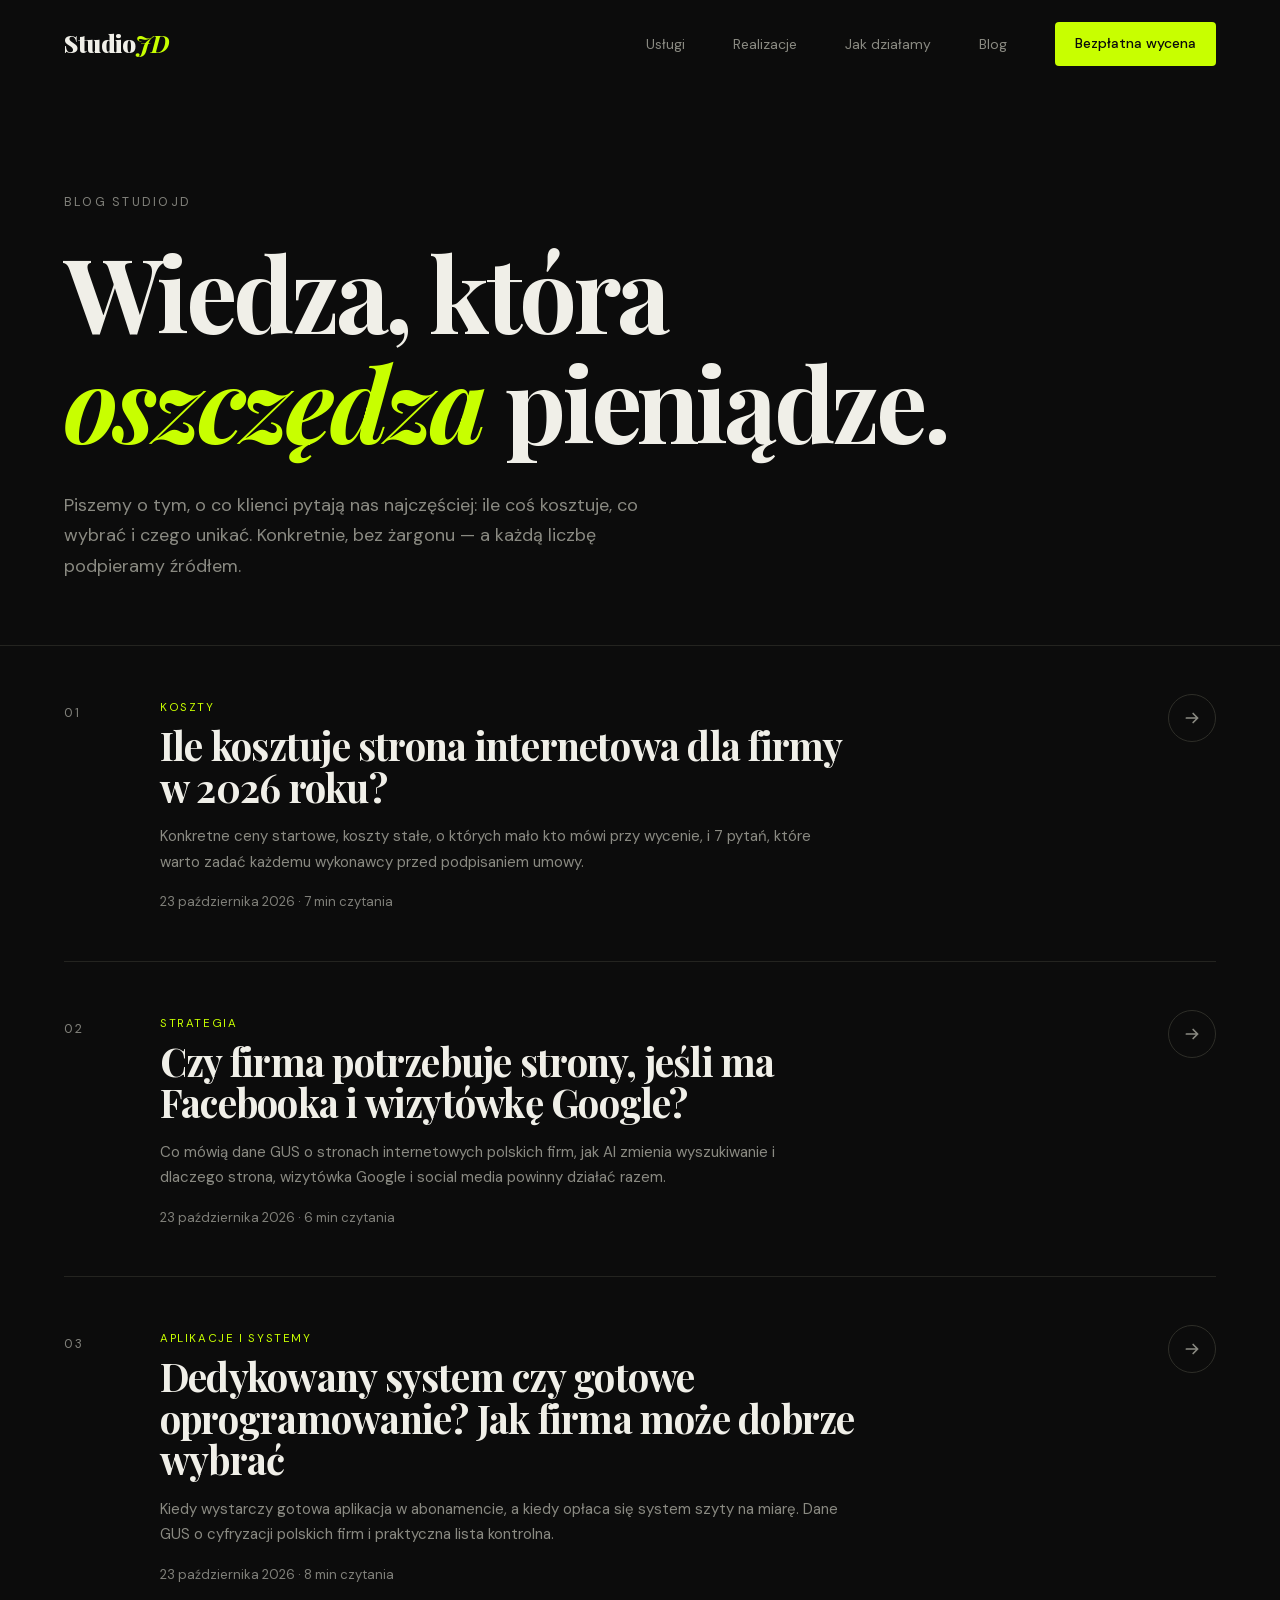
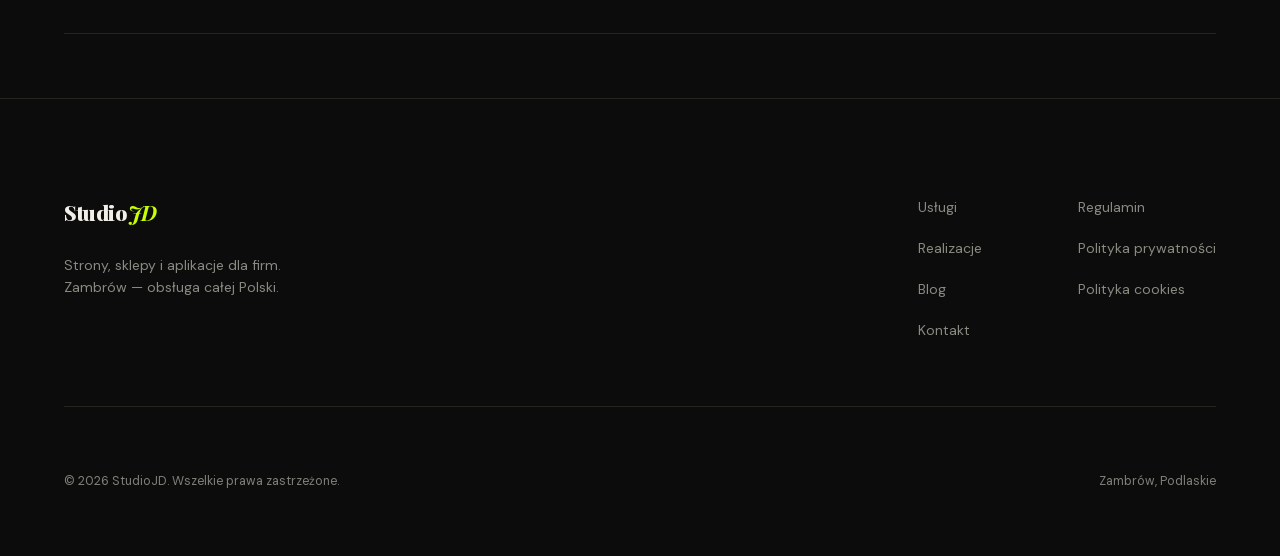
<file: blog/index.html>
<!DOCTYPE html>
<html lang="pl">
<head>
  <meta charset="UTF-8">
  <meta name="viewport" content="width=device-width, initial-scale=1.0">
  <title>Blog — strony, sklepy i systemy dla firm | StudioJD</title>
  <meta name="description" content="Praktyczna wiedza o stronach internetowych, sklepach i systemach dla firm: koszty, decyzje, dane. Bez żargonu, ze źródłami.">
  <meta name="robots" content="index, follow, max-snippet:-1, max-image-preview:large">
  <link rel="canonical" href="https://www.studiojd.pl/blog">
  <link rel="icon" href="/favicon.svg" type="image/svg+xml">
  <link rel="apple-touch-icon" href="/favicon.svg">
  <meta property="og:type" content="website">
  <meta property="og:url" content="https://www.studiojd.pl/blog">
  <meta property="og:title" content="Blog StudioJD">
  <meta property="og:description" content="Praktyczna wiedza o stronach internetowych, sklepach i systemach dla firm: koszty, decyzje, dane. Bez żargonu, ze źródłami.">
  <meta property="og:image" content="https://www.studiojd.pl/og-image.png">
  <meta property="og:locale" content="pl_PL">
  <meta property="og:site_name" content="StudioJD">
  <meta name="twitter:card" content="summary_large_image">
  <link rel="preload" href="/fonts/playfair-display-normal-latin.woff2" as="font" type="font/woff2" crossorigin>
  <link rel="preload" href="/fonts/dm-sans-normal-latin.woff2" as="font" type="font/woff2" crossorigin>
  <link rel="stylesheet" href="/css/style.css">
  <script type="application/ld+json">
  {
    "@context": "https://schema.org",
    "@type": "Blog",
    "name": "Blog StudioJD",
    "url": "https://www.studiojd.pl/blog",
    "inLanguage": "pl-PL",
    "publisher": {
      "@type": "Organization",
      "name": "StudioJD",
      "url": "https://www.studiojd.pl",
      "logo": "https://www.studiojd.pl/favicon.svg"
    },
    "blogPost": [
      {
        "@type": "BlogPosting",
        "headline": "Ile kosztuje strona internetowa dla firmy w 2026 roku?",
        "url": "https://www.studiojd.pl/blog/ile-kosztuje-strona-internetowa-dla-firmy",
        "datePublished": "2026-10-23"
      },
      {
        "@type": "BlogPosting",
        "headline": "Czy firma potrzebuje strony, jeśli ma Facebooka i wizytówkę Google?",
        "url": "https://www.studiojd.pl/blog/czy-firma-potrzebuje-strony-internetowej",
        "datePublished": "2026-10-23"
      },
      {
        "@type": "BlogPosting",
        "headline": "Dedykowany system czy gotowe oprogramowanie? Jak firma może dobrze wybrać",
        "url": "https://www.studiojd.pl/blog/dedykowany-system-czy-gotowe-oprogramowanie",
        "datePublished": "2026-10-23"
      }
    ]
  }
  </script>
</head>
<body>
  <a class="skip-link" href="#main">Przejdź do treści</a>
  <header class="site-header is-scrolled" id="siteHeader">
    <nav class="nav container" aria-label="Nawigacja główna">
      <a class="nav__logo" href="/" aria-label="StudioJD — strona główna">
        <span class="logo-text">Studio<em>JD</em></span>
      </a>
      <button class="nav__toggle" id="navToggle" aria-expanded="false" aria-controls="navMenu" aria-label="Otwórz menu">
        <span></span><span></span>
      </button>
      <ul class="nav__menu" id="navMenu" role="list">
        <li><a href="/#uslugi">Usługi</a></li>
        <li><a href="/#realizacje">Realizacje</a></li>
        <li><a href="/#proces">Jak działamy</a></li>
        <li><a href="/blog" aria-current="page">Blog</a></li>
        <li><a href="/#kontakt" class="nav__cta">Bezpłatna wycena</a></li>
      </ul>
    </nav>
  </header>

  <main id="main">
    <section class="blog-hero">
      <div class="container">
        <p class="blog-hero__label">Blog StudioJD</p>
        <h1 class="blog-hero__title">Wiedza, która <em>oszczędza</em> pieniądze.</h1>
        <p class="blog-hero__lead">Piszemy o tym, o co klienci pytają nas najczęściej: ile coś kosztuje, co wybrać i czego unikać. Konkretnie, bez żargonu — a każdą liczbę podpieramy źródłem.</p>
      </div>
    </section>

    <section class="container" aria-label="Wpisy na blogu">
      <ol class="post-list" role="list">
        <li class="post-row">
          <a class="post-row__link" href="/blog/ile-kosztuje-strona-internetowa-dla-firmy">
            <span class="post-row__num" aria-hidden="true">01</span>
            <span>
              <span class="post-row__cat">Koszty</span>
              <h2 class="post-row__title">Ile kosztuje strona internetowa dla firmy w 2026 roku?</h2>
              <p class="post-row__excerpt">Konkretne ceny startowe, koszty stałe, o których mało kto mówi przy wycenie, i 7 pytań, które warto zadać każdemu wykonawcy przed podpisaniem umowy.</p>
              <p class="post-row__meta"><time datetime="2026-10-23">23 października 2026</time> · 7 min czytania</p>
            </span>
            <span class="post-row__arrow" aria-hidden="true">
              <svg width="18" height="18" viewBox="0 0 16 16" fill="none"><path d="M3 8h10M9 4l4 4-4 4" stroke="currentColor" stroke-width="1.5" stroke-linecap="round" stroke-linejoin="round"/></svg>
            </span>
          </a>
        </li>
        <li class="post-row">
          <a class="post-row__link" href="/blog/czy-firma-potrzebuje-strony-internetowej">
            <span class="post-row__num" aria-hidden="true">02</span>
            <span>
              <span class="post-row__cat">Strategia</span>
              <h2 class="post-row__title">Czy firma potrzebuje strony, jeśli ma Facebooka i wizytówkę Google?</h2>
              <p class="post-row__excerpt">Co mówią dane GUS o stronach internetowych polskich firm, jak AI zmienia wyszukiwanie i dlaczego strona, wizytówka Google i social media powinny działać razem.</p>
              <p class="post-row__meta"><time datetime="2026-10-23">23 października 2026</time> · 6 min czytania</p>
            </span>
            <span class="post-row__arrow" aria-hidden="true">
              <svg width="18" height="18" viewBox="0 0 16 16" fill="none"><path d="M3 8h10M9 4l4 4-4 4" stroke="currentColor" stroke-width="1.5" stroke-linecap="round" stroke-linejoin="round"/></svg>
            </span>
          </a>
        </li>
        <li class="post-row">
          <a class="post-row__link" href="/blog/dedykowany-system-czy-gotowe-oprogramowanie">
            <span class="post-row__num" aria-hidden="true">03</span>
            <span>
              <span class="post-row__cat">Aplikacje i systemy</span>
              <h2 class="post-row__title">Dedykowany system czy gotowe oprogramowanie? Jak firma może dobrze wybrać</h2>
              <p class="post-row__excerpt">Kiedy wystarczy gotowa aplikacja w abonamencie, a kiedy opłaca się system szyty na miarę. Dane GUS o cyfryzacji polskich firm i praktyczna lista kontrolna.</p>
              <p class="post-row__meta"><time datetime="2026-10-23">23 października 2026</time> · 8 min czytania</p>
            </span>
            <span class="post-row__arrow" aria-hidden="true">
              <svg width="18" height="18" viewBox="0 0 16 16" fill="none"><path d="M3 8h10M9 4l4 4-4 4" stroke="currentColor" stroke-width="1.5" stroke-linecap="round" stroke-linejoin="round"/></svg>
            </span>
          </a>
        </li>
      </ol>
    </section>
  </main>

  <footer class="site-footer" role="contentinfo">
    <div class="container">
      <div class="footer__top">
        <div class="footer__brand">
          <a href="/" class="logo-text" aria-label="StudioJD strona główna">Studio<em>JD</em></a>
          <p>Strony, sklepy i aplikacje dla firm.<br>Zambrów — obsługa całej Polski.</p>
        </div>
        <nav class="footer__nav" aria-label="Nawigacja w stopce">
          <ul role="list">
            <li><a href="/#uslugi">Usługi</a></li>
            <li><a href="/#realizacje">Realizacje</a></li>
            <li><a href="/blog">Blog</a></li>
            <li><a href="/#kontakt">Kontakt</a></li>
          </ul>
          <ul role="list">
            <li><a href="/regulamin">Regulamin</a></li>
            <li><a href="/polityka-prywatnosci">Polityka prywatności</a></li>
            <li><a href="/polityka-cookies">Polityka cookies</a></li>
          </ul>
        </nav>
      </div>
      <div class="footer__bottom">
        <p>&copy; 2026 StudioJD. Wszelkie prawa zastrzeżone.</p>
        <p class="footer__nip">Zambrów, Podlaskie</p>
      </div>
    </div>
  </footer>

  <script src="/js/main.js" defer></script>
</body>
</html>
</file>
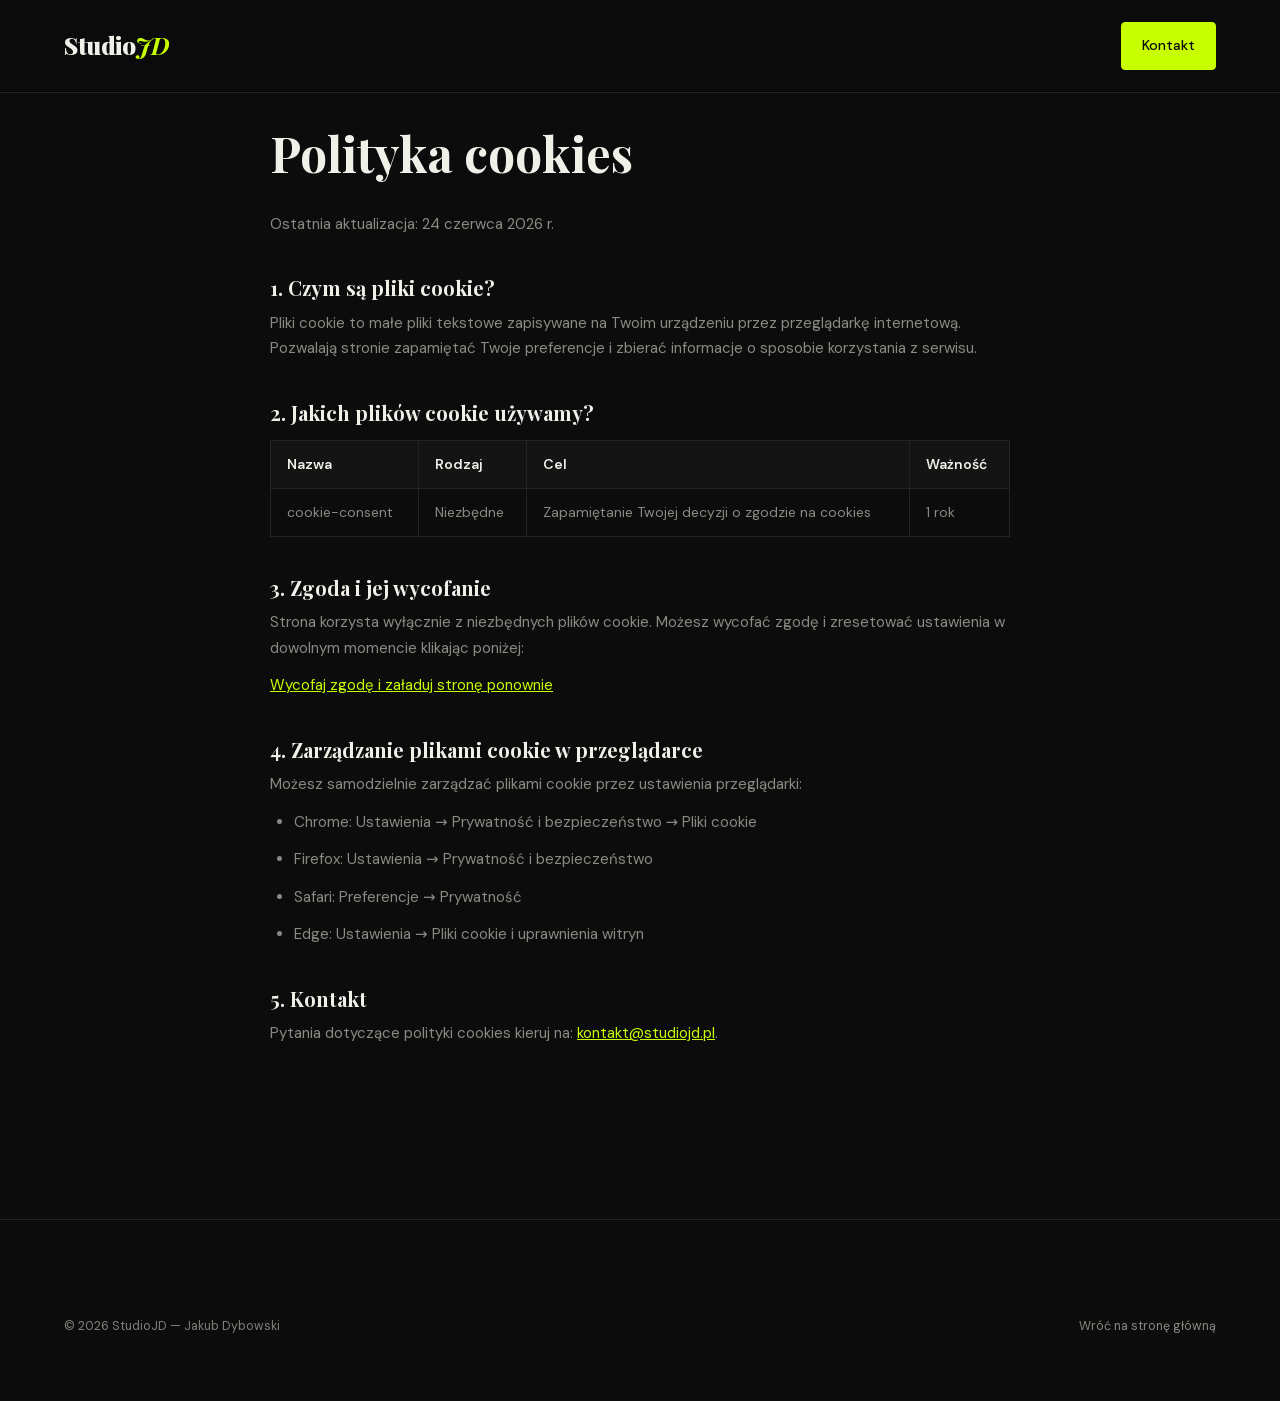
<file: polityka-cookies.html>
<!DOCTYPE html>
<html lang="pl">
<head>
  <meta charset="UTF-8">
  <meta name="viewport" content="width=device-width, initial-scale=1.0">
  <title>Polityka cookies — StudioJD</title>
  <meta name="robots" content="noindex, follow">
  <link rel="stylesheet" href="css/style.css">
  <style>
    .legal-page { padding-block: 8rem 6rem; max-width: 740px; margin-inline: auto; }
    .legal-page h1 { font-size: clamp(2rem, 5vw, 3rem); margin-bottom: 2rem; }
    .legal-page h2 { font-size: 1.25rem; margin-top: 2.5rem; margin-bottom: 0.75rem; }
    .legal-page p, .legal-page li { color: var(--text-2); line-height: 1.7; margin-bottom: 0.75rem; }
    .legal-page ul { list-style: disc; padding-left: 1.5rem; }
    .legal-page strong { color: var(--text); }
    .legal-page a { color: var(--accent); text-decoration: underline; }
    .cookie-table { width: 100%; border-collapse: collapse; font-size: 0.875rem; margin-block: 1rem; }
    .cookie-table th, .cookie-table td { padding: 0.75rem 1rem; text-align: left; border: 1px solid var(--border); }
    .cookie-table th { background: var(--bg-2); color: var(--text); font-weight: 600; }
    .cookie-table td { color: var(--text-2); }
  </style>
</head>
<body>
  <a class="skip-link" href="#main">Przejdź do treści</a>
  <header class="site-header is-scrolled">
    <nav class="nav container">
      <a href="/" class="logo-text">Studio<em>JD</em></a>
      <a href="/#kontakt" class="btn btn--primary" style="font-size:0.875rem;padding:0.625rem 1.25rem;">Kontakt</a>
    </nav>
  </header>

  <main id="main">
    <div class="container">
      <article class="legal-page">
        <h1>Polityka cookies</h1>
        <p>Ostatnia aktualizacja: 24 czerwca 2026 r.</p>

        <h2>1. Czym są pliki cookie?</h2>
        <p>Pliki cookie to małe pliki tekstowe zapisywane na Twoim urządzeniu przez przeglądarkę internetową. Pozwalają stronie zapamiętać Twoje preferencje i zbierać informacje o sposobie korzystania z serwisu.</p>

        <h2>2. Jakich plików cookie używamy?</h2>
        <table class="cookie-table">
          <thead>
            <tr>
              <th>Nazwa</th>
              <th>Rodzaj</th>
              <th>Cel</th>
              <th>Ważność</th>
            </tr>
          </thead>
          <tbody>
            <tr>
              <td>cookie-consent</td>
              <td>Niezbędne</td>
              <td>Zapamiętanie Twojej decyzji o zgodzie na cookies</td>
              <td>1 rok</td>
            </tr>
          </tbody>
        </table>

        <h2>3. Zgoda i jej wycofanie</h2>
        <p>Strona korzysta wyłącznie z niezbędnych plików cookie. Możesz wycofać zgodę i zresetować ustawienia w dowolnym momencie klikając poniżej:</p>
        <p><button onclick="localStorage.removeItem('cookie-consent'); window.location.reload();" style="color:var(--accent);text-decoration:underline;cursor:pointer;background:none;border:none;font:inherit;padding:0;">Wycofaj zgodę i załaduj stronę ponownie</button></p>

        <h2>4. Zarządzanie plikami cookie w przeglądarce</h2>
        <p>Możesz samodzielnie zarządzać plikami cookie przez ustawienia przeglądarki:</p>
        <ul>
          <li>Chrome: Ustawienia → Prywatność i bezpieczeństwo → Pliki cookie</li>
          <li>Firefox: Ustawienia → Prywatność i bezpieczeństwo</li>
          <li>Safari: Preferencje → Prywatność</li>
          <li>Edge: Ustawienia → Pliki cookie i uprawnienia witryn</li>
        </ul>

        <h2>5. Kontakt</h2>
        <p>Pytania dotyczące polityki cookies kieruj na: <a href="mailto:kontakt@studiojd.pl">kontakt@studiojd.pl</a>.</p>
      </article>
    </div>
  </main>

  <footer class="site-footer">
    <div class="container">
      <div class="footer__bottom" style="border-top:none;margin-top:0;">
        <p>&copy; 2026 StudioJD — Jakub Dybowski</p>
        <p><a href="/" style="color:var(--text-2);">Wróć na stronę główną</a></p>
      </div>
    </div>
  </footer>
</body>
</html>
</file>
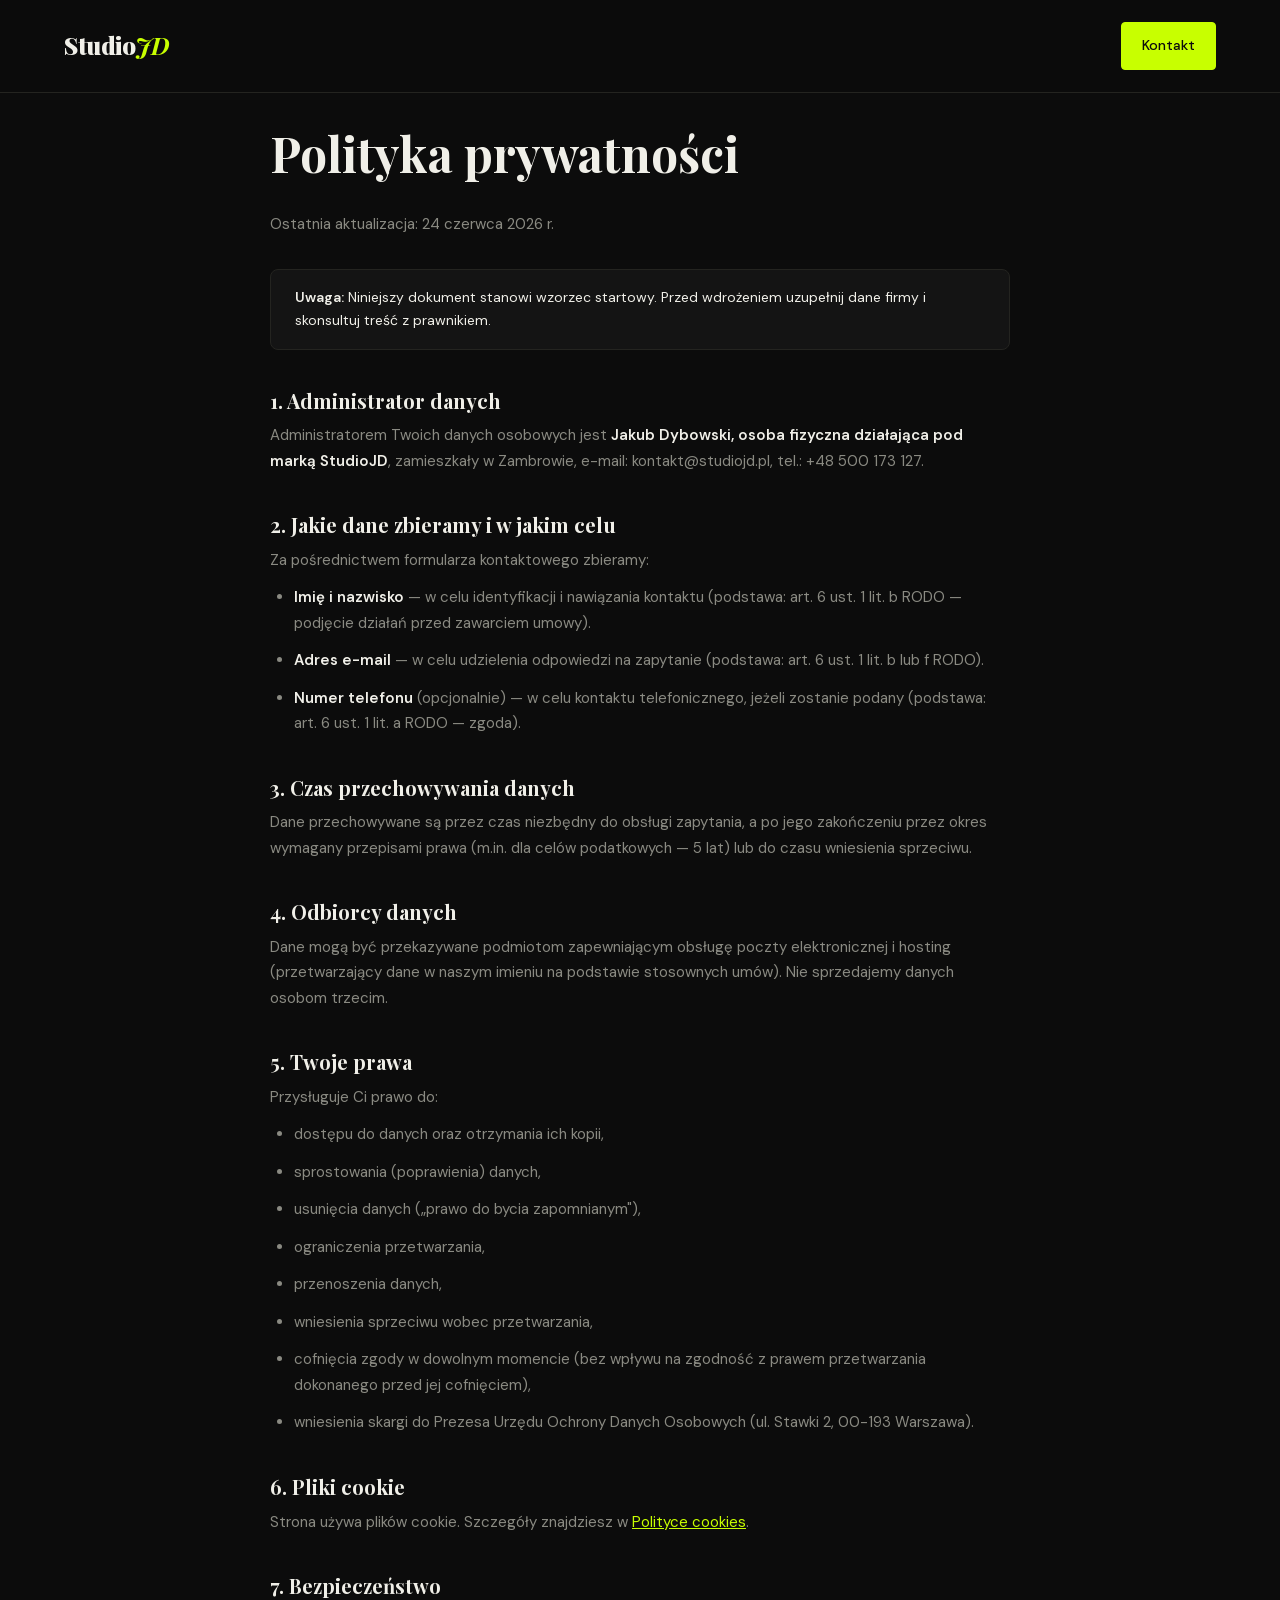
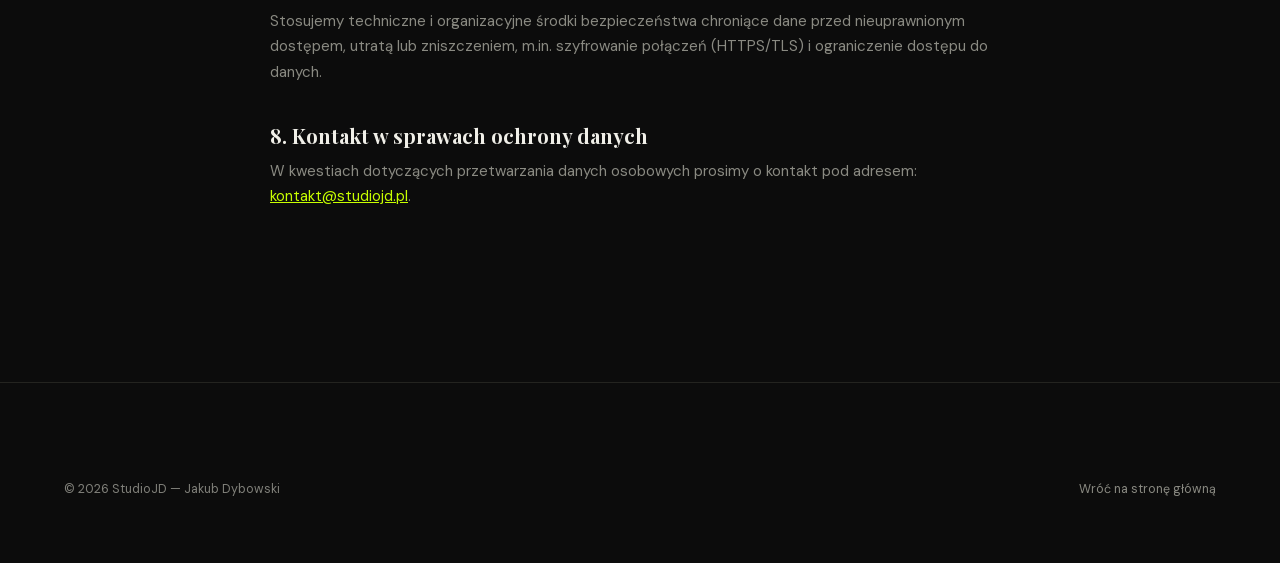
<file: polityka-prywatnosci.html>
<!DOCTYPE html>
<html lang="pl">
<head>
  <meta charset="UTF-8">
  <meta name="viewport" content="width=device-width, initial-scale=1.0">
  <title>Polityka prywatności — StudioJD</title>
  <meta name="robots" content="noindex, follow">
  <link rel="stylesheet" href="css/style.css">
  <style>
    .legal-page { padding-block: 8rem 6rem; max-width: 740px; margin-inline: auto; }
    .legal-page h1 { font-size: clamp(2rem, 5vw, 3rem); margin-bottom: 2rem; }
    .legal-page h2 { font-size: 1.25rem; margin-top: 2.5rem; margin-bottom: 0.75rem; }
    .legal-page p, .legal-page li { color: var(--text-2); line-height: 1.7; margin-bottom: 0.75rem; }
    .legal-page ul { list-style: disc; padding-left: 1.5rem; }
    .legal-page strong { color: var(--text); }
    .legal-page a { color: var(--accent); text-decoration: underline; }
    .legal-note { background: var(--bg-2); border: 1px solid var(--border); border-radius: 8px; padding: 1rem 1.5rem; margin-top: 2rem; font-size: 0.875rem; }
  </style>
</head>
<body>
  <a class="skip-link" href="#main">Przejdź do treści</a>
  <header class="site-header is-scrolled">
    <nav class="nav container">
      <a href="/" class="logo-text">Studio<em>JD</em></a>
      <a href="/#kontakt" class="btn btn--primary" style="font-size:0.875rem;padding:0.625rem 1.25rem;">Kontakt</a>
    </nav>
  </header>

  <main id="main">
    <div class="container">
      <article class="legal-page">
        <h1>Polityka prywatności</h1>
        <p>Ostatnia aktualizacja: 24 czerwca 2026 r.</p>

        <div class="legal-note">
          <strong>Uwaga:</strong> Niniejszy dokument stanowi wzorzec startowy. Przed wdrożeniem uzupełnij dane firmy i skonsultuj treść z prawnikiem.
        </div>

        <h2>1. Administrator danych</h2>
        <p>Administratorem Twoich danych osobowych jest <strong>Jakub Dybowski, osoba fizyczna działająca pod marką StudioJD</strong>, zamieszkały w Zambrowie, e-mail: kontakt@studiojd.pl, tel.: +48 500 173 127.</p>

        <h2>2. Jakie dane zbieramy i w jakim celu</h2>
        <p>Za pośrednictwem formularza kontaktowego zbieramy:</p>
        <ul>
          <li><strong>Imię i nazwisko</strong> — w celu identyfikacji i nawiązania kontaktu (podstawa: art. 6 ust. 1 lit. b RODO — podjęcie działań przed zawarciem umowy).</li>
          <li><strong>Adres e-mail</strong> — w celu udzielenia odpowiedzi na zapytanie (podstawa: art. 6 ust. 1 lit. b lub f RODO).</li>
          <li><strong>Numer telefonu</strong> (opcjonalnie) — w celu kontaktu telefonicznego, jeżeli zostanie podany (podstawa: art. 6 ust. 1 lit. a RODO — zgoda).</li>
        </ul>

        <h2>3. Czas przechowywania danych</h2>
        <p>Dane przechowywane są przez czas niezbędny do obsługi zapytania, a po jego zakończeniu przez okres wymagany przepisami prawa (m.in. dla celów podatkowych — 5 lat) lub do czasu wniesienia sprzeciwu.</p>

        <h2>4. Odbiorcy danych</h2>
        <p>Dane mogą być przekazywane podmiotom zapewniającym obsługę poczty elektronicznej i hosting (przetwarzający dane w naszym imieniu na podstawie stosownych umów). Nie sprzedajemy danych osobom trzecim.</p>

        <h2>5. Twoje prawa</h2>
        <p>Przysługuje Ci prawo do:</p>
        <ul>
          <li>dostępu do danych oraz otrzymania ich kopii,</li>
          <li>sprostowania (poprawienia) danych,</li>
          <li>usunięcia danych („prawo do bycia zapomnianym"),</li>
          <li>ograniczenia przetwarzania,</li>
          <li>przenoszenia danych,</li>
          <li>wniesienia sprzeciwu wobec przetwarzania,</li>
          <li>cofnięcia zgody w dowolnym momencie (bez wpływu na zgodność z prawem przetwarzania dokonanego przed jej cofnięciem),</li>
          <li>wniesienia skargi do Prezesa Urzędu Ochrony Danych Osobowych (ul. Stawki 2, 00-193 Warszawa).</li>
        </ul>

        <h2>6. Pliki cookie</h2>
        <p>Strona używa plików cookie. Szczegóły znajdziesz w <a href="polityka-cookies.html">Polityce cookies</a>.</p>

        <h2>7. Bezpieczeństwo</h2>
        <p>Stosujemy techniczne i organizacyjne środki bezpieczeństwa chroniące dane przed nieuprawnionym dostępem, utratą lub zniszczeniem, m.in. szyfrowanie połączeń (HTTPS/TLS) i ograniczenie dostępu do danych.</p>

        <h2>8. Kontakt w sprawach ochrony danych</h2>
        <p>W kwestiach dotyczących przetwarzania danych osobowych prosimy o kontakt pod adresem: <a href="mailto:kontakt@studiojd.pl">kontakt@studiojd.pl</a>.</p>
      </article>
    </div>
  </main>

  <footer class="site-footer">
    <div class="container">
      <div class="footer__bottom" style="border-top:none;margin-top:0;">
        <p>&copy; 2026 StudioJD — Jakub Dybowski</p>
        <p><a href="/" style="color:var(--text-2);">Wróć na stronę główną</a></p>
      </div>
    </div>
  </footer>
</body>
</html>
</file>
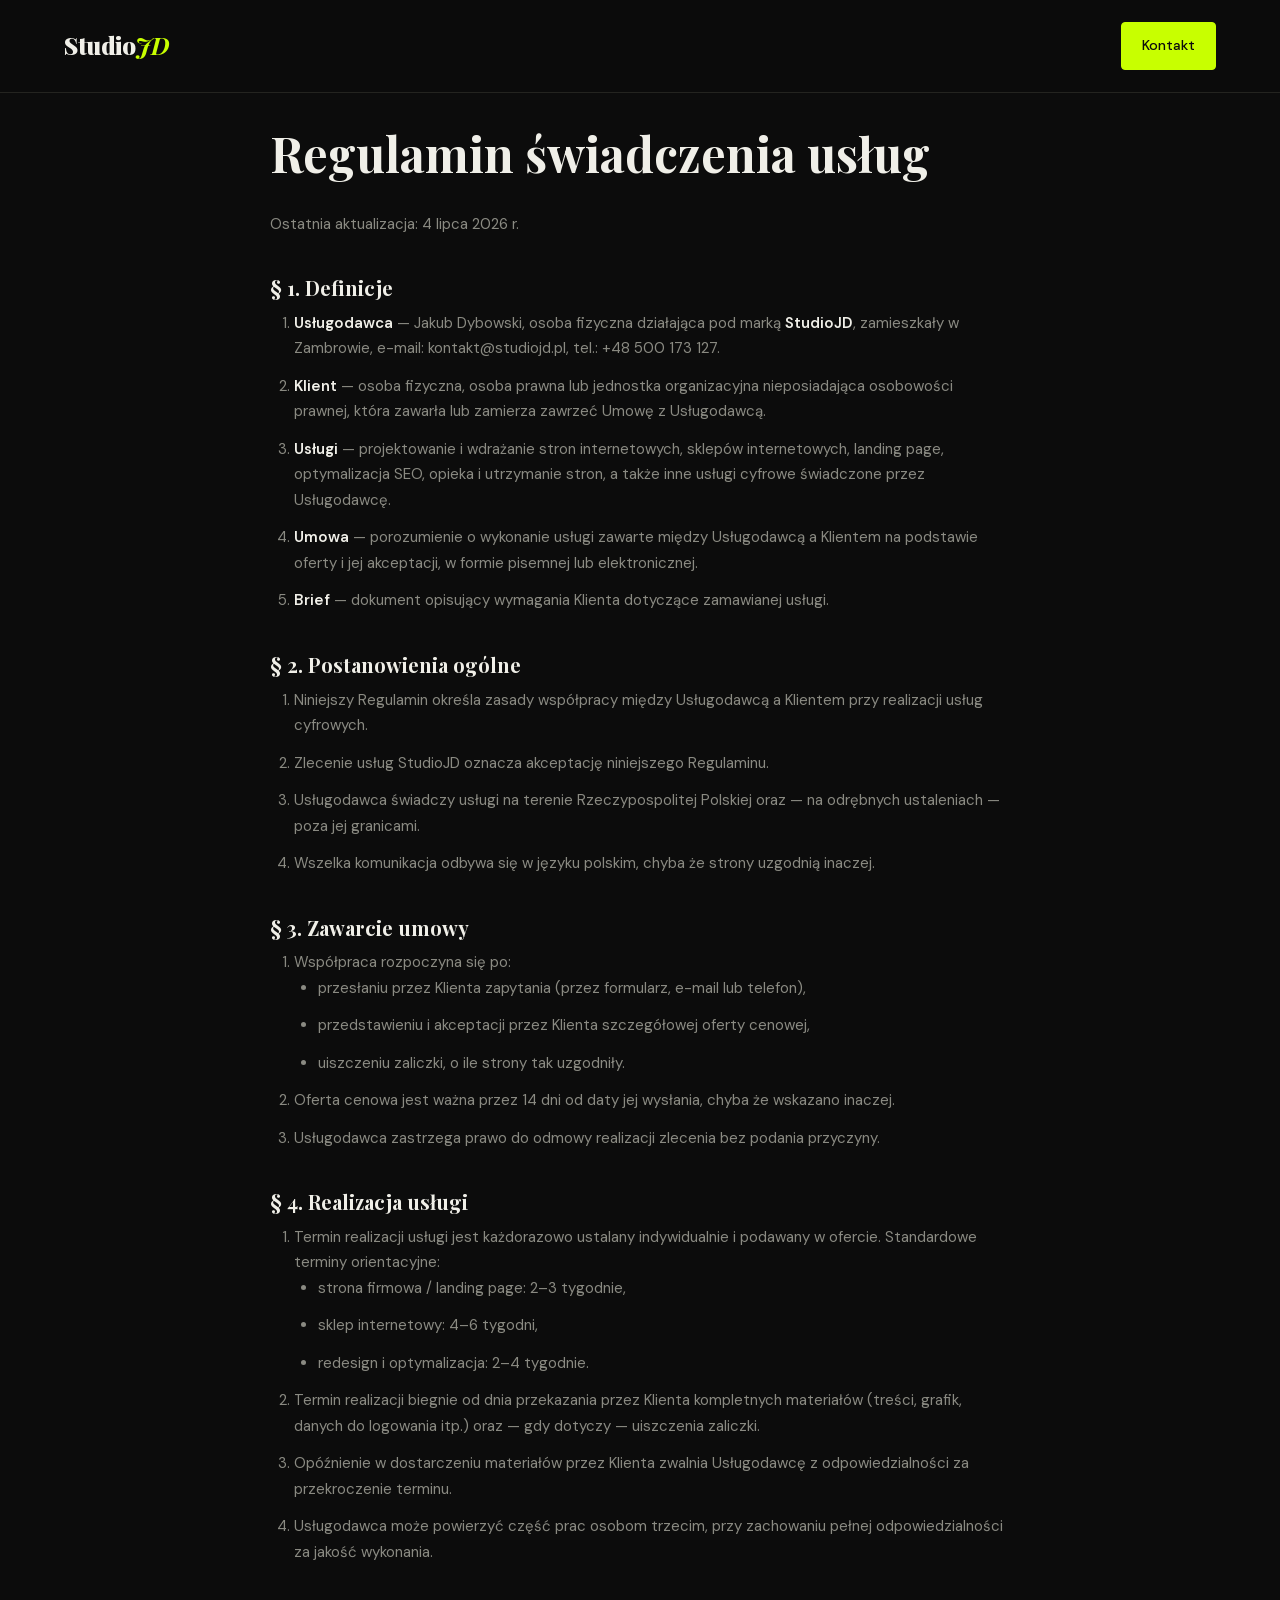
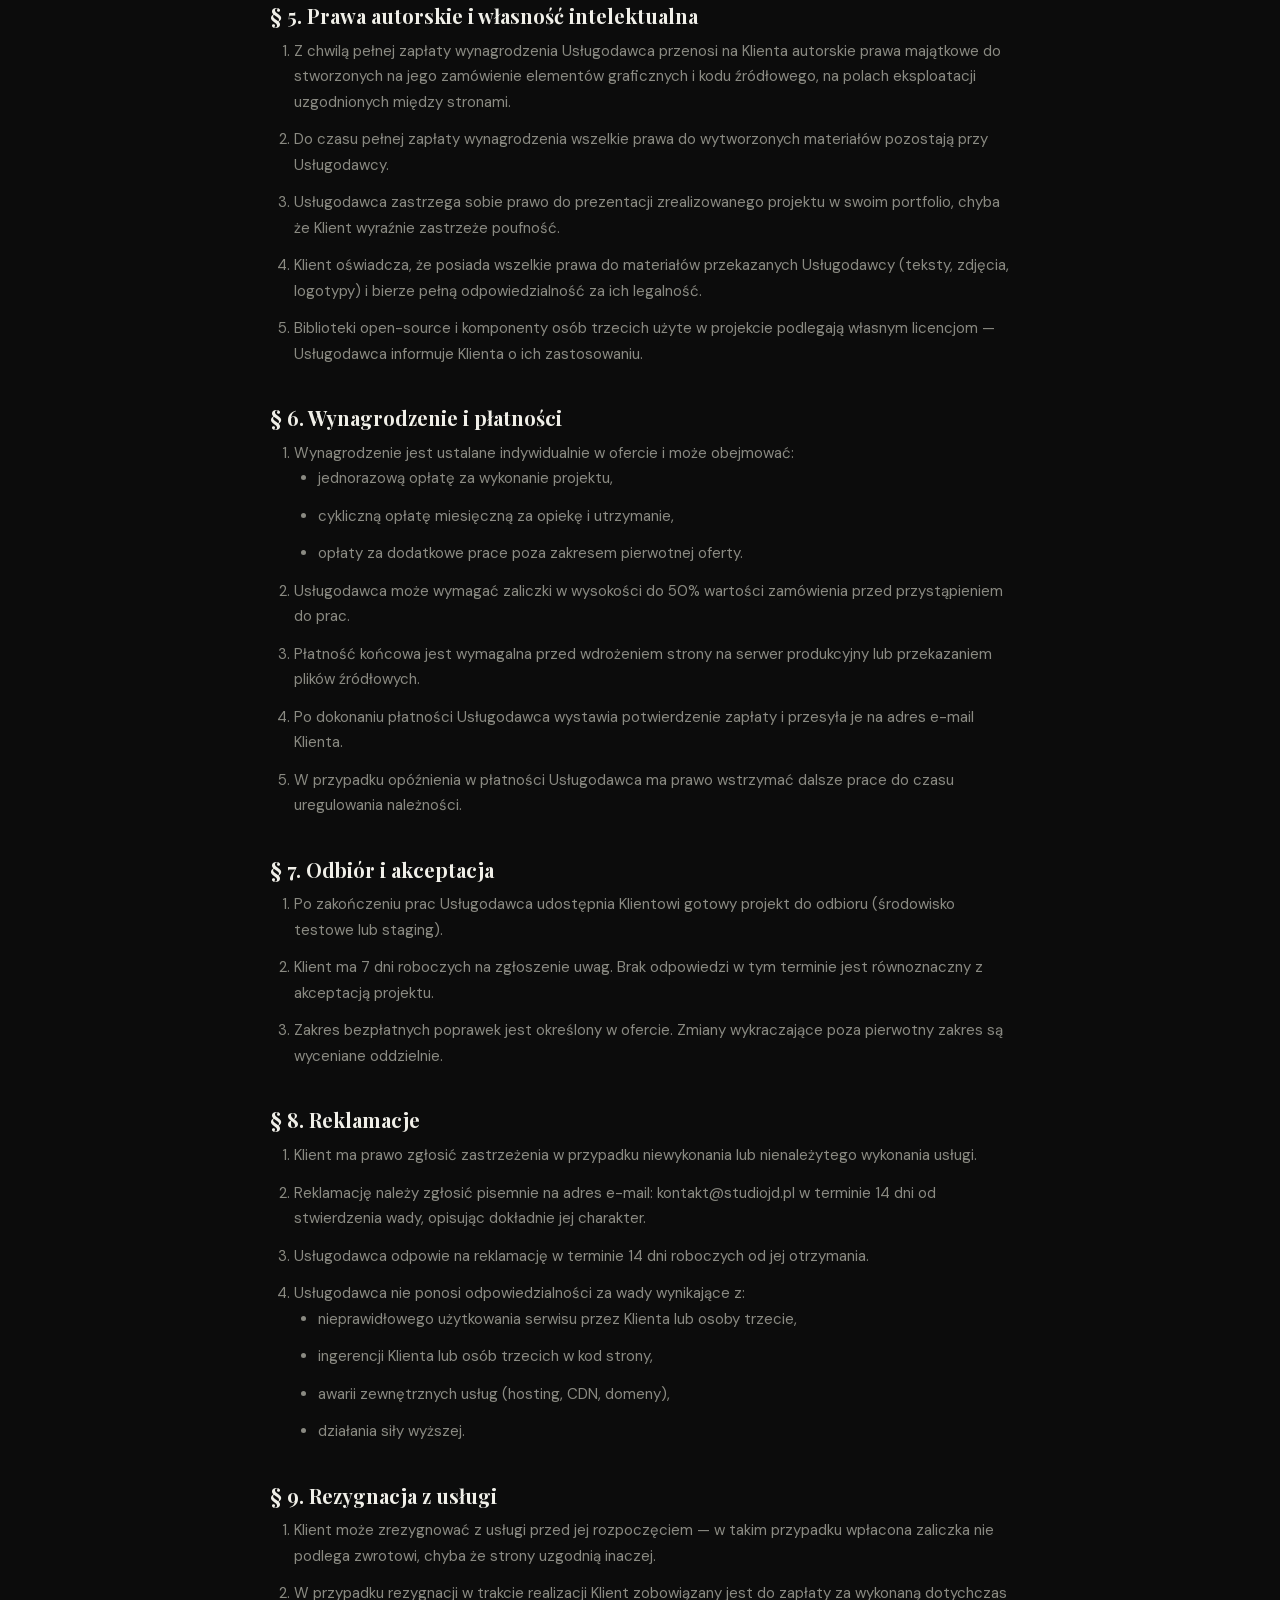
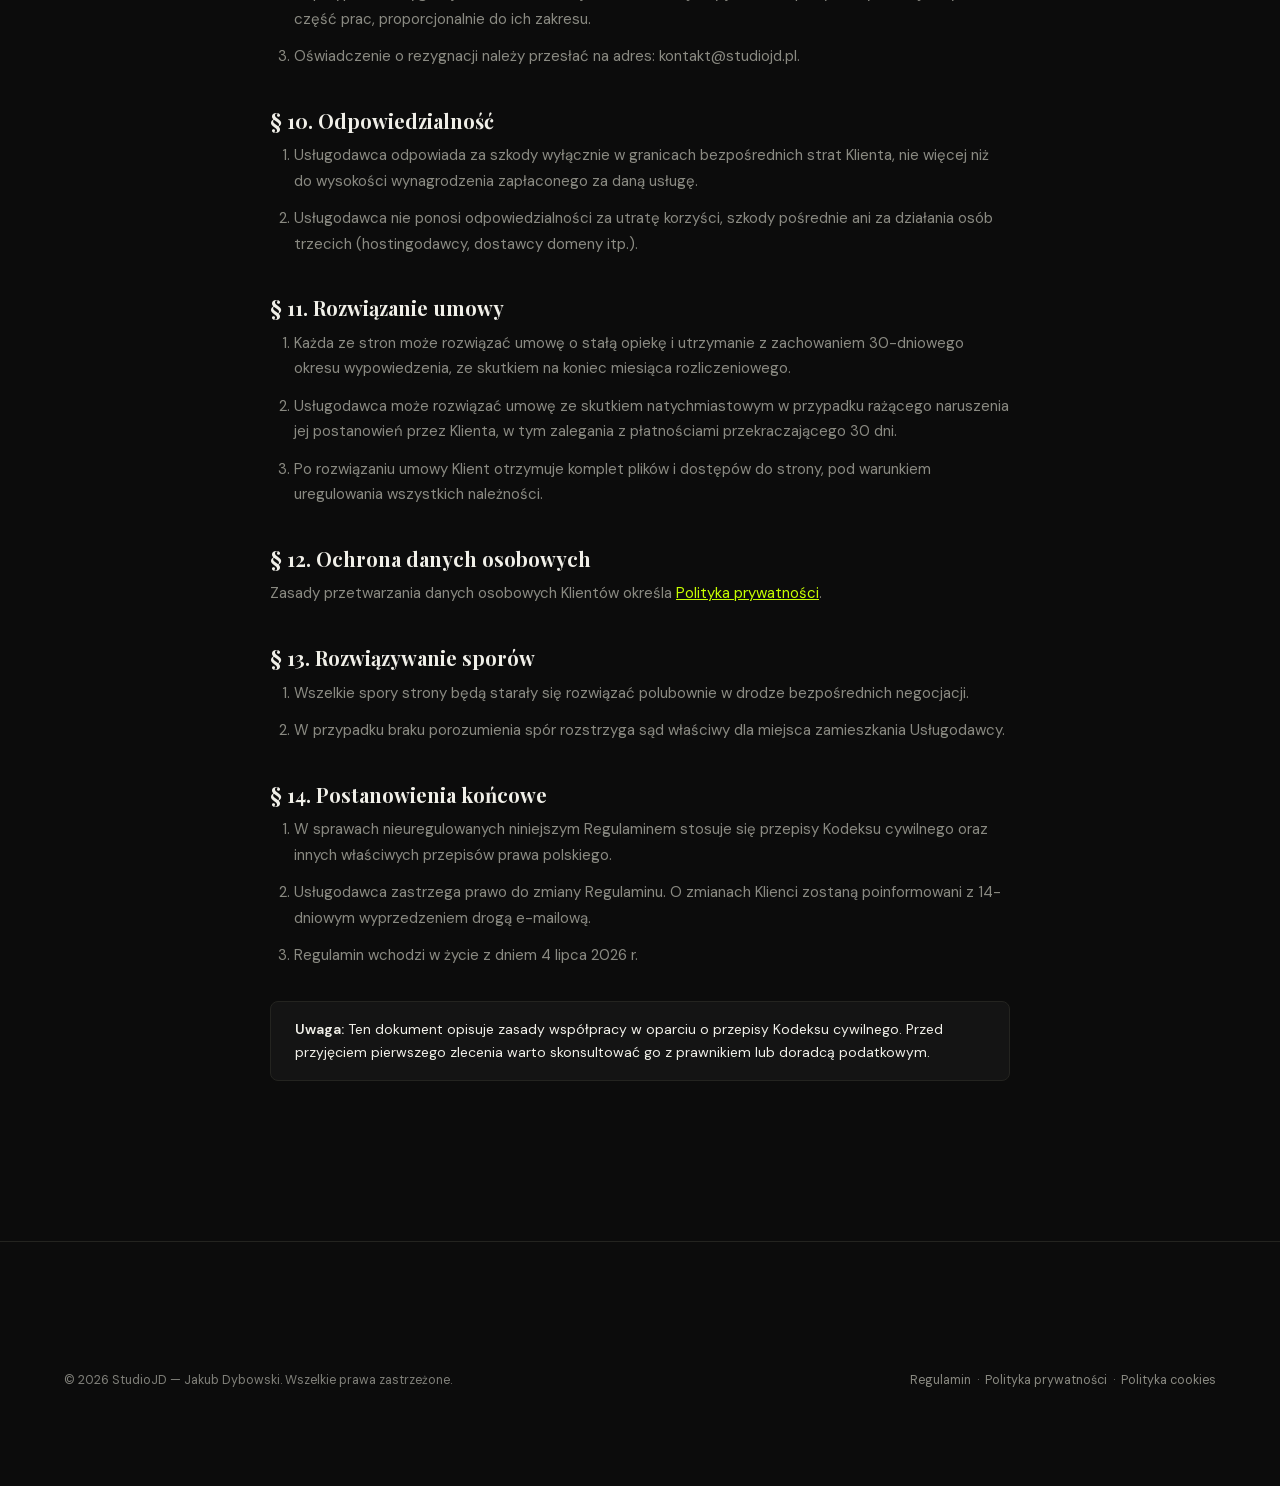
<file: regulamin.html>
<!DOCTYPE html>
<html lang="pl">
<head>
  <meta charset="UTF-8">
  <meta name="viewport" content="width=device-width, initial-scale=1.0">
  <title>Regulamin — StudioJD</title>
  <meta name="robots" content="noindex, follow">
  <link rel="stylesheet" href="css/style.css">
  <style>
    .legal-page { padding-block: 8rem 6rem; max-width: 740px; margin-inline: auto; }
    .legal-page h1 { font-size: clamp(2rem, 5vw, 3rem); margin-bottom: 2rem; }
    .legal-page h2 { font-size: 1.25rem; margin-top: 2.5rem; margin-bottom: 0.75rem; }
    .legal-page p, .legal-page li { color: var(--text-2); line-height: 1.7; margin-bottom: 0.75rem; }
    .legal-page ul, .legal-page ol { padding-left: 1.5rem; margin-bottom: 0.75rem; }
    .legal-page ul { list-style: disc; }
    .legal-page ol { list-style: decimal; }
    .legal-page strong { color: var(--text); }
    .legal-page a { color: var(--accent); text-decoration: underline; }
    .legal-note { background: var(--bg-2); border: 1px solid var(--border); border-radius: 8px; padding: 1rem 1.5rem; margin-top: 2rem; font-size: 0.875rem; }
  </style>
</head>
<body>
  <a class="skip-link" href="#main">Przejdź do treści</a>
  <header class="site-header is-scrolled">
    <nav class="nav container">
      <a href="/" class="logo-text">Studio<em>JD</em></a>
      <a href="/#kontakt" class="btn btn--primary" style="font-size:0.875rem;padding:0.625rem 1.25rem;">Kontakt</a>
    </nav>
  </header>

  <main id="main">
    <div class="container">
      <article class="legal-page">
        <h1>Regulamin świadczenia usług</h1>
        <p>Ostatnia aktualizacja: 4 lipca 2026 r.</p>

        <h2>§ 1. Definicje</h2>
        <ol>
          <li><strong>Usługodawca</strong> — Jakub Dybowski, osoba fizyczna działająca pod marką <strong>StudioJD</strong>, zamieszkały w Zambrowie, e-mail: kontakt@studiojd.pl, tel.: +48 500 173 127.</li>
          <li><strong>Klient</strong> — osoba fizyczna, osoba prawna lub jednostka organizacyjna nieposiadająca osobowości prawnej, która zawarła lub zamierza zawrzeć Umowę z Usługodawcą.</li>
          <li><strong>Usługi</strong> — projektowanie i wdrażanie stron internetowych, sklepów internetowych, landing page, optymalizacja SEO, opieka i utrzymanie stron, a także inne usługi cyfrowe świadczone przez Usługodawcę.</li>
          <li><strong>Umowa</strong> — porozumienie o wykonanie usługi zawarte między Usługodawcą a Klientem na podstawie oferty i jej akceptacji, w formie pisemnej lub elektronicznej.</li>
          <li><strong>Brief</strong> — dokument opisujący wymagania Klienta dotyczące zamawianej usługi.</li>
        </ol>

        <h2>§ 2. Postanowienia ogólne</h2>
        <ol>
          <li>Niniejszy Regulamin określa zasady współpracy między Usługodawcą a Klientem przy realizacji usług cyfrowych.</li>
          <li>Zlecenie usług StudioJD oznacza akceptację niniejszego Regulaminu.</li>
          <li>Usługodawca świadczy usługi na terenie Rzeczypospolitej Polskiej oraz — na odrębnych ustaleniach — poza jej granicami.</li>
          <li>Wszelka komunikacja odbywa się w języku polskim, chyba że strony uzgodnią inaczej.</li>
        </ol>

        <h2>§ 3. Zawarcie umowy</h2>
        <ol>
          <li>Współpraca rozpoczyna się po:
            <ul>
              <li>przesłaniu przez Klienta zapytania (przez formularz, e-mail lub telefon),</li>
              <li>przedstawieniu i akceptacji przez Klienta szczegółowej oferty cenowej,</li>
              <li>uiszczeniu zaliczki, o ile strony tak uzgodniły.</li>
            </ul>
          </li>
          <li>Oferta cenowa jest ważna przez 14 dni od daty jej wysłania, chyba że wskazano inaczej.</li>
          <li>Usługodawca zastrzega prawo do odmowy realizacji zlecenia bez podania przyczyny.</li>
        </ol>

        <h2>§ 4. Realizacja usługi</h2>
        <ol>
          <li>Termin realizacji usługi jest każdorazowo ustalany indywidualnie i podawany w ofercie. Standardowe terminy orientacyjne:
            <ul>
              <li>strona firmowa / landing page: 2–3 tygodnie,</li>
              <li>sklep internetowy: 4–6 tygodni,</li>
              <li>redesign i optymalizacja: 2–4 tygodnie.</li>
            </ul>
          </li>
          <li>Termin realizacji biegnie od dnia przekazania przez Klienta kompletnych materiałów (treści, grafik, danych do logowania itp.) oraz — gdy dotyczy — uiszczenia zaliczki.</li>
          <li>Opóźnienie w dostarczeniu materiałów przez Klienta zwalnia Usługodawcę z odpowiedzialności za przekroczenie terminu.</li>
          <li>Usługodawca może powierzyć część prac osobom trzecim, przy zachowaniu pełnej odpowiedzialności za jakość wykonania.</li>
        </ol>

        <h2>§ 5. Prawa autorskie i własność intelektualna</h2>
        <ol>
          <li>Z chwilą pełnej zapłaty wynagrodzenia Usługodawca przenosi na Klienta autorskie prawa majątkowe do stworzonych na jego zamówienie elementów graficznych i kodu źródłowego, na polach eksploatacji uzgodnionych między stronami.</li>
          <li>Do czasu pełnej zapłaty wynagrodzenia wszelkie prawa do wytworzonych materiałów pozostają przy Usługodawcy.</li>
          <li>Usługodawca zastrzega sobie prawo do prezentacji zrealizowanego projektu w swoim portfolio, chyba że Klient wyraźnie zastrzeże poufność.</li>
          <li>Klient oświadcza, że posiada wszelkie prawa do materiałów przekazanych Usługodawcy (teksty, zdjęcia, logotypy) i bierze pełną odpowiedzialność za ich legalność.</li>
          <li>Biblioteki open-source i komponenty osób trzecich użyte w projekcie podlegają własnym licencjom — Usługodawca informuje Klienta o ich zastosowaniu.</li>
        </ol>

        <h2>§ 6. Wynagrodzenie i płatności</h2>
        <ol>
          <li>Wynagrodzenie jest ustalane indywidualnie w ofercie i może obejmować:
            <ul>
              <li>jednorazową opłatę za wykonanie projektu,</li>
              <li>cykliczną opłatę miesięczną za opiekę i utrzymanie,</li>
              <li>opłaty za dodatkowe prace poza zakresem pierwotnej oferty.</li>
            </ul>
          </li>
          <li>Usługodawca może wymagać zaliczki w wysokości do 50% wartości zamówienia przed przystąpieniem do prac.</li>
          <li>Płatność końcowa jest wymagalna przed wdrożeniem strony na serwer produkcyjny lub przekazaniem plików źródłowych.</li>
          <li>Po dokonaniu płatności Usługodawca wystawia potwierdzenie zapłaty i przesyła je na adres e-mail Klienta.</li>
          <li>W przypadku opóźnienia w płatności Usługodawca ma prawo wstrzymać dalsze prace do czasu uregulowania należności.</li>
        </ol>

        <h2>§ 7. Odbiór i akceptacja</h2>
        <ol>
          <li>Po zakończeniu prac Usługodawca udostępnia Klientowi gotowy projekt do odbioru (środowisko testowe lub staging).</li>
          <li>Klient ma 7 dni roboczych na zgłoszenie uwag. Brak odpowiedzi w tym terminie jest równoznaczny z akceptacją projektu.</li>
          <li>Zakres bezpłatnych poprawek jest określony w ofercie. Zmiany wykraczające poza pierwotny zakres są wyceniane oddzielnie.</li>
        </ol>

        <h2>§ 8. Reklamacje</h2>
        <ol>
          <li>Klient ma prawo zgłosić zastrzeżenia w przypadku niewykonania lub nienależytego wykonania usługi.</li>
          <li>Reklamację należy zgłosić pisemnie na adres e-mail: kontakt@studiojd.pl w terminie 14 dni od stwierdzenia wady, opisując dokładnie jej charakter.</li>
          <li>Usługodawca odpowie na reklamację w terminie 14 dni roboczych od jej otrzymania.</li>
          <li>Usługodawca nie ponosi odpowiedzialności za wady wynikające z:
            <ul>
              <li>nieprawidłowego użytkowania serwisu przez Klienta lub osoby trzecie,</li>
              <li>ingerencji Klienta lub osób trzecich w kod strony,</li>
              <li>awarii zewnętrznych usług (hosting, CDN, domeny),</li>
              <li>działania siły wyższej.</li>
            </ul>
          </li>
        </ol>

        <h2>§ 9. Rezygnacja z usługi</h2>
        <ol>
          <li>Klient może zrezygnować z usługi przed jej rozpoczęciem — w takim przypadku wpłacona zaliczka nie podlega zwrotowi, chyba że strony uzgodnią inaczej.</li>
          <li>W przypadku rezygnacji w trakcie realizacji Klient zobowiązany jest do zapłaty za wykonaną dotychczas część prac, proporcjonalnie do ich zakresu.</li>
          <li>Oświadczenie o rezygnacji należy przesłać na adres: kontakt@studiojd.pl.</li>
        </ol>

        <h2>§ 10. Odpowiedzialność</h2>
        <ol>
          <li>Usługodawca odpowiada za szkody wyłącznie w granicach bezpośrednich strat Klienta, nie więcej niż do wysokości wynagrodzenia zapłaconego za daną usługę.</li>
          <li>Usługodawca nie ponosi odpowiedzialności za utratę korzyści, szkody pośrednie ani za działania osób trzecich (hostingodawcy, dostawcy domeny itp.).</li>
        </ol>

        <h2>§ 11. Rozwiązanie umowy</h2>
        <ol>
          <li>Każda ze stron może rozwiązać umowę o stałą opiekę i utrzymanie z zachowaniem 30-dniowego okresu wypowiedzenia, ze skutkiem na koniec miesiąca rozliczeniowego.</li>
          <li>Usługodawca może rozwiązać umowę ze skutkiem natychmiastowym w przypadku rażącego naruszenia jej postanowień przez Klienta, w tym zalegania z płatnościami przekraczającego 30 dni.</li>
          <li>Po rozwiązaniu umowy Klient otrzymuje komplet plików i dostępów do strony, pod warunkiem uregulowania wszystkich należności.</li>
        </ol>

        <h2>§ 12. Ochrona danych osobowych</h2>
        <p>Zasady przetwarzania danych osobowych Klientów określa <a href="polityka-prywatnosci.html">Polityka prywatności</a>.</p>

        <h2>§ 13. Rozwiązywanie sporów</h2>
        <ol>
          <li>Wszelkie spory strony będą starały się rozwiązać polubownie w drodze bezpośrednich negocjacji.</li>
          <li>W przypadku braku porozumienia spór rozstrzyga sąd właściwy dla miejsca zamieszkania Usługodawcy.</li>
        </ol>

        <h2>§ 14. Postanowienia końcowe</h2>
        <ol>
          <li>W sprawach nieuregulowanych niniejszym Regulaminem stosuje się przepisy Kodeksu cywilnego oraz innych właściwych przepisów prawa polskiego.</li>
          <li>Usługodawca zastrzega prawo do zmiany Regulaminu. O zmianach Klienci zostaną poinformowani z 14-dniowym wyprzedzeniem drogą e-mailową.</li>
          <li>Regulamin wchodzi w życie z dniem 4 lipca 2026 r.</li>
        </ol>

        <div class="legal-note">
          <strong>Uwaga:</strong> Ten dokument opisuje zasady współpracy w oparciu o przepisy Kodeksu cywilnego. Przed przyjęciem pierwszego zlecenia warto skonsultować go z prawnikiem lub doradcą podatkowym.
        </div>
      </article>
    </div>
  </main>

  <footer class="site-footer" role="contentinfo">
    <div class="container">
      <div class="footer__bottom" style="padding-block:2rem">
        <p>&copy; 2026 StudioJD — Jakub Dybowski. Wszelkie prawa zastrzeżone.</p>
        <p><a href="regulamin.html" style="color:var(--text-2)">Regulamin</a> &nbsp;·&nbsp; <a href="polityka-prywatnosci.html" style="color:var(--text-2)">Polityka prywatności</a> &nbsp;·&nbsp; <a href="polityka-cookies.html" style="color:var(--text-2)">Polityka cookies</a></p>
      </div>
    </div>
  </footer>

  <script src="js/main.js" defer></script>
</body>
</html>
</file>
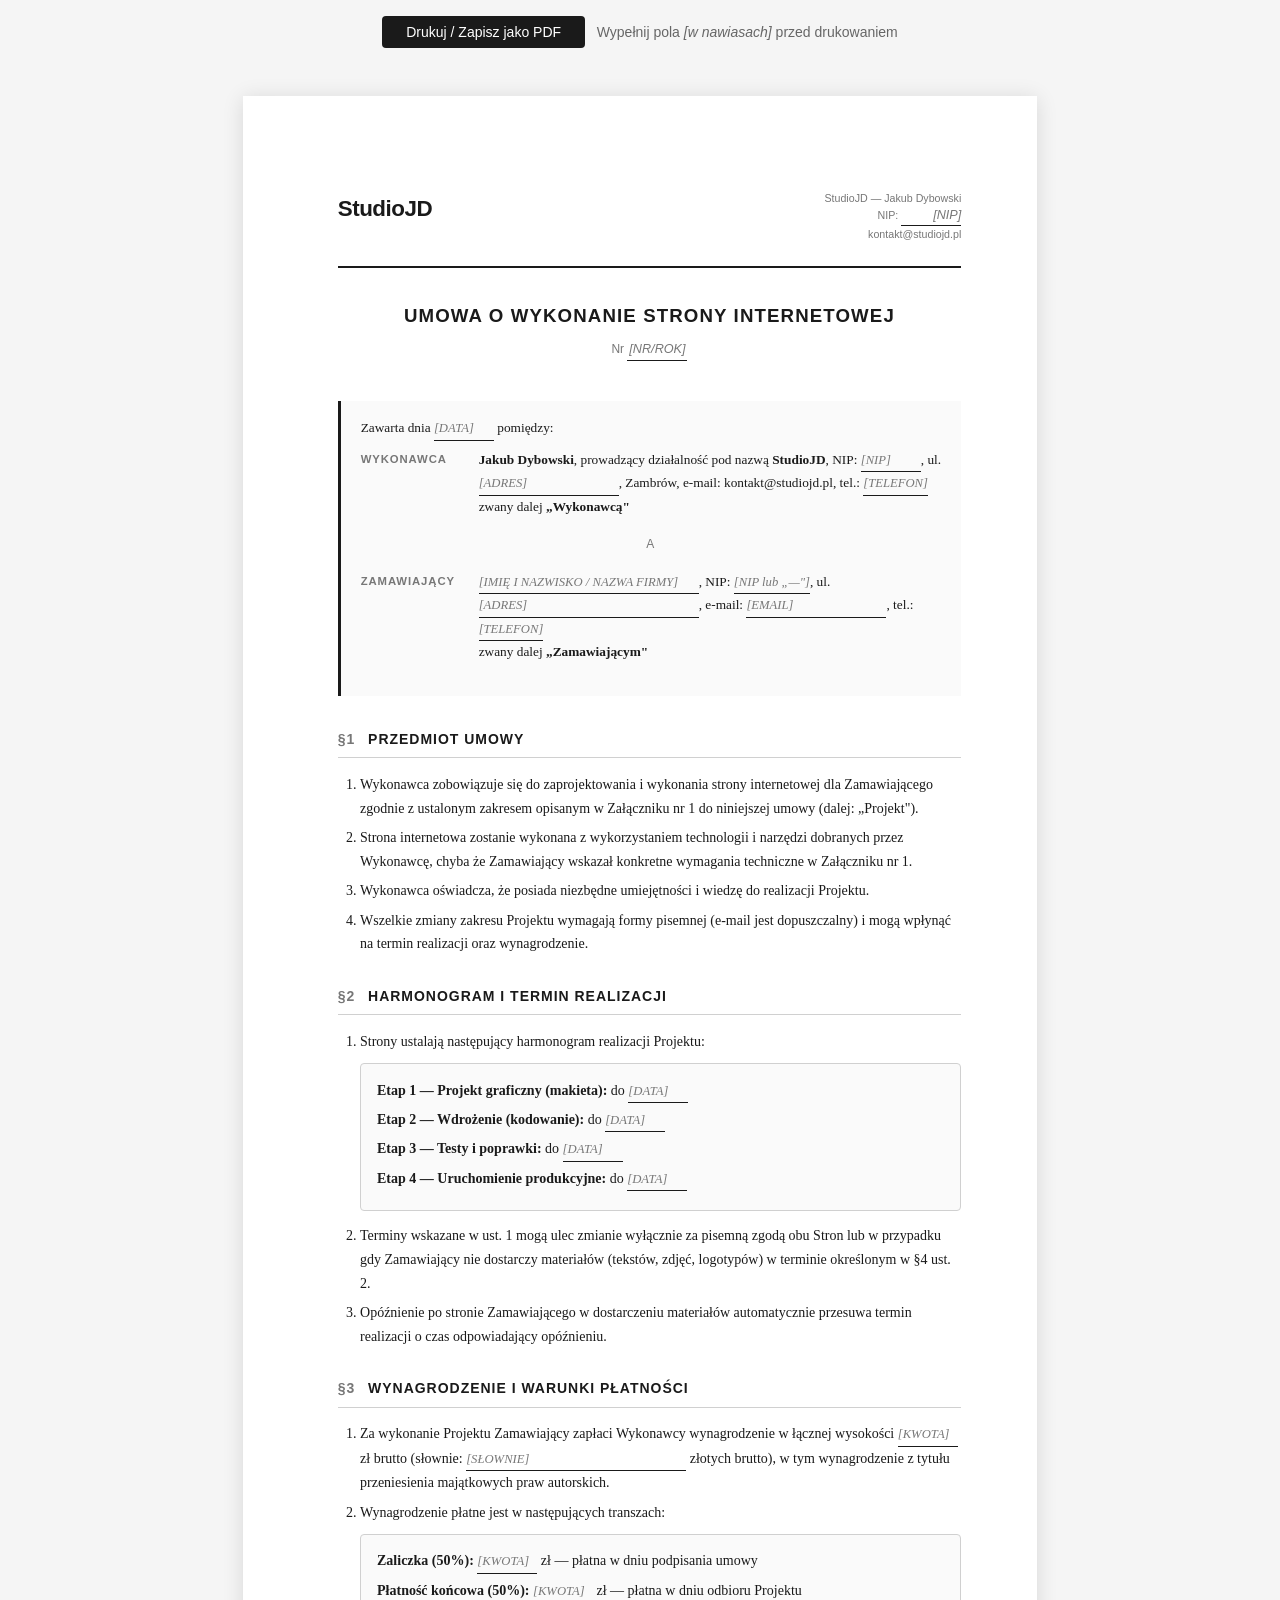
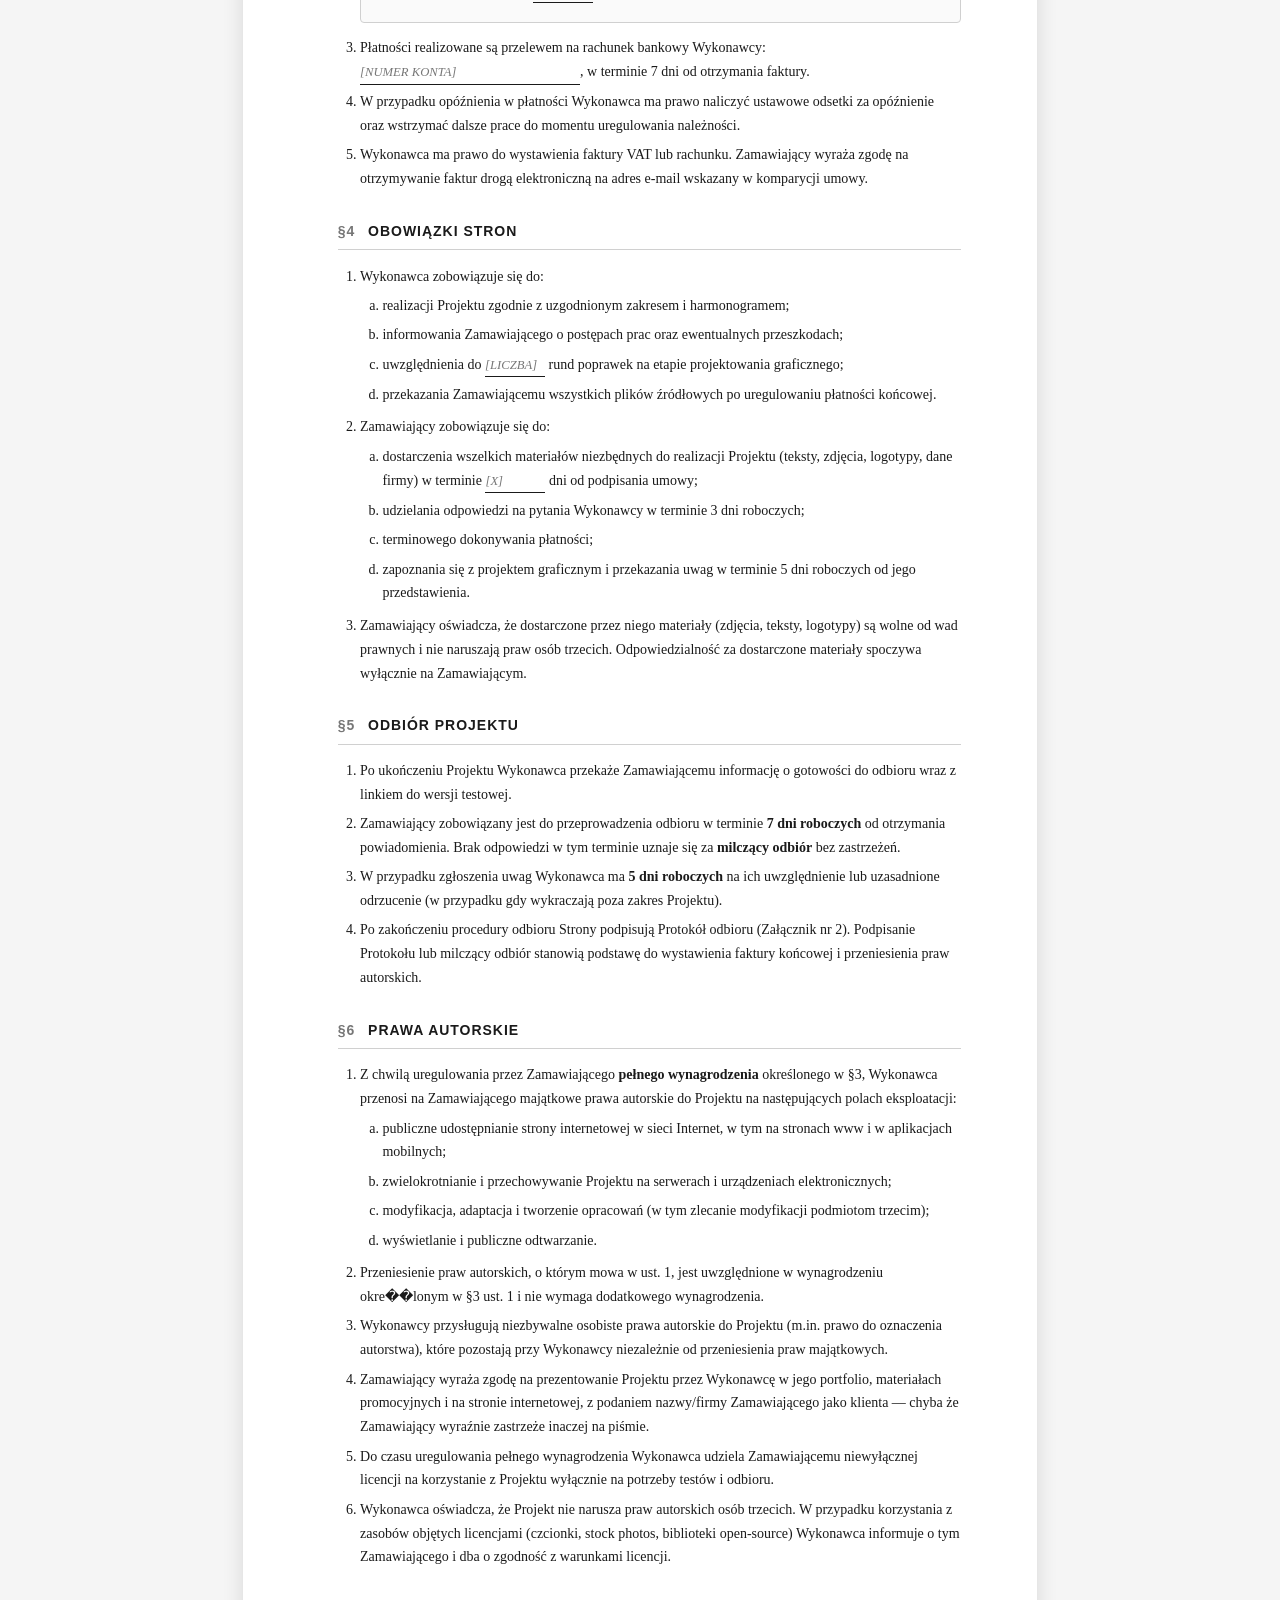
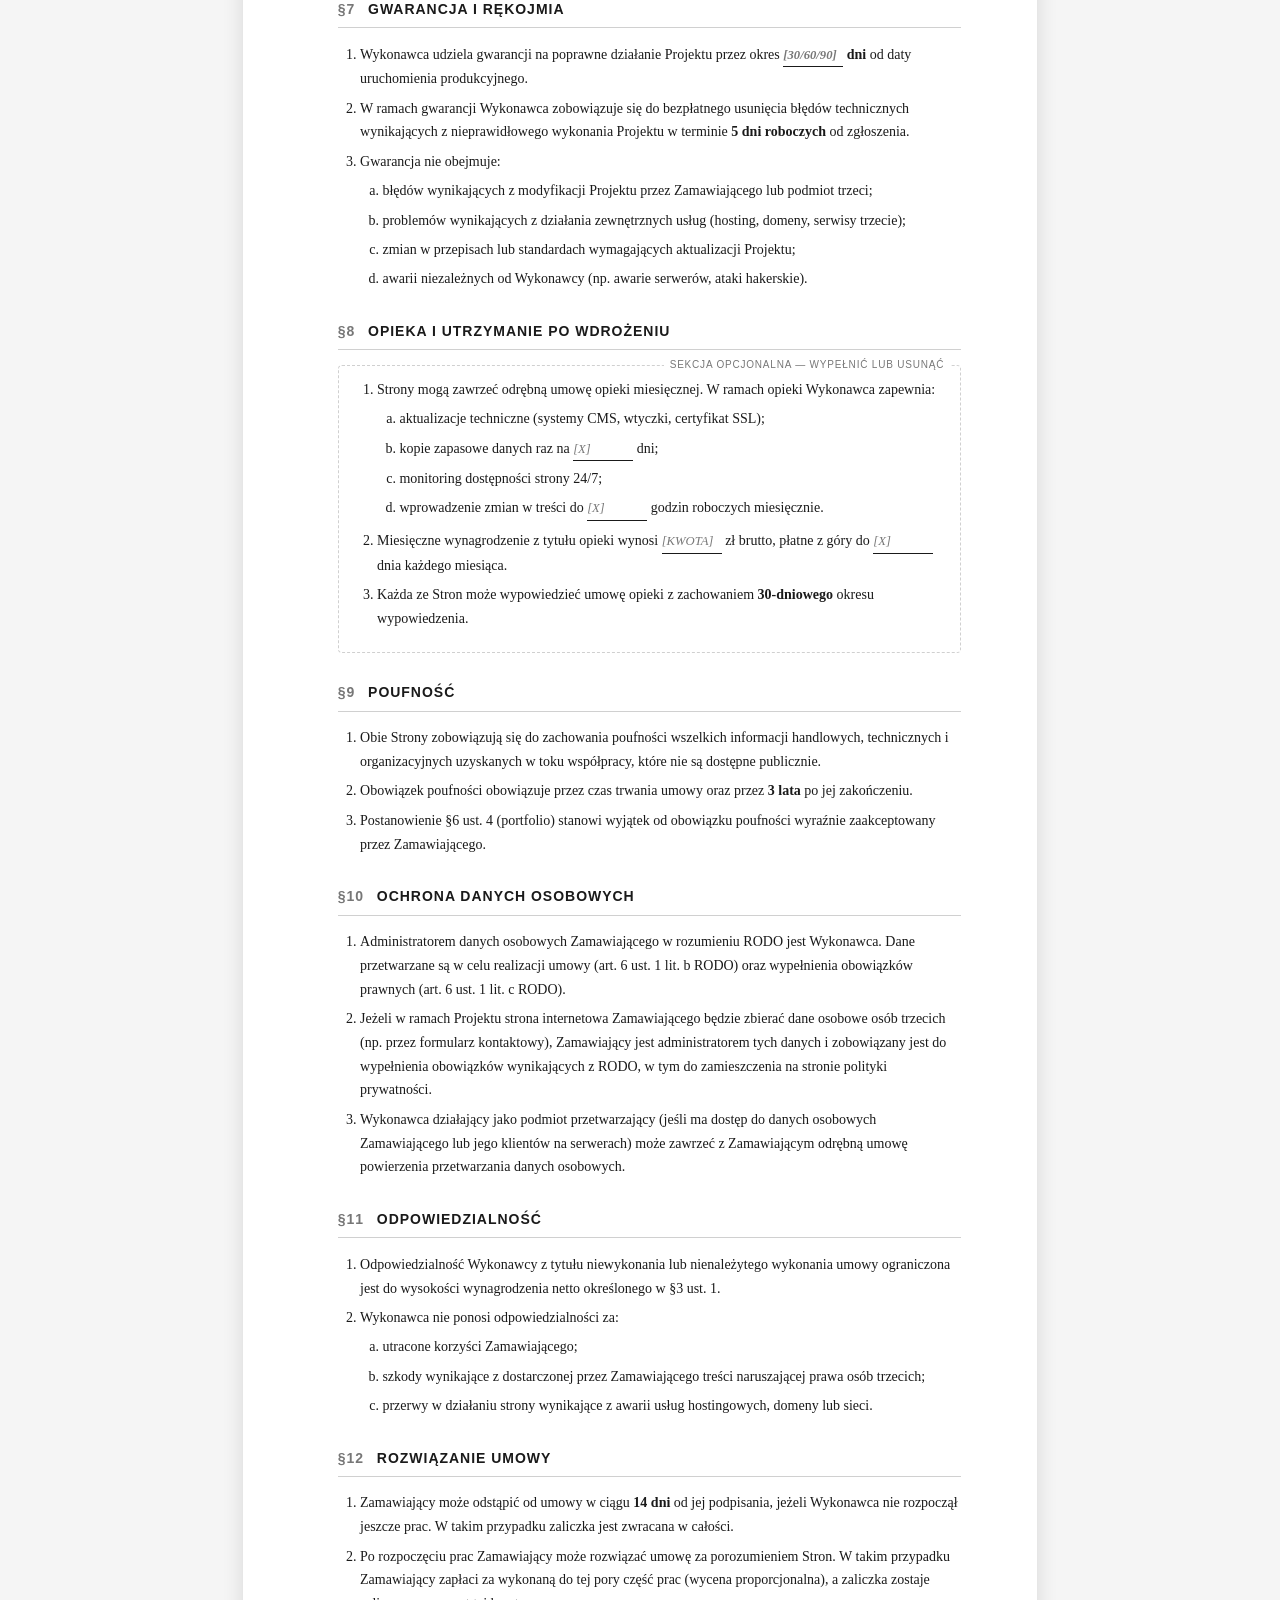
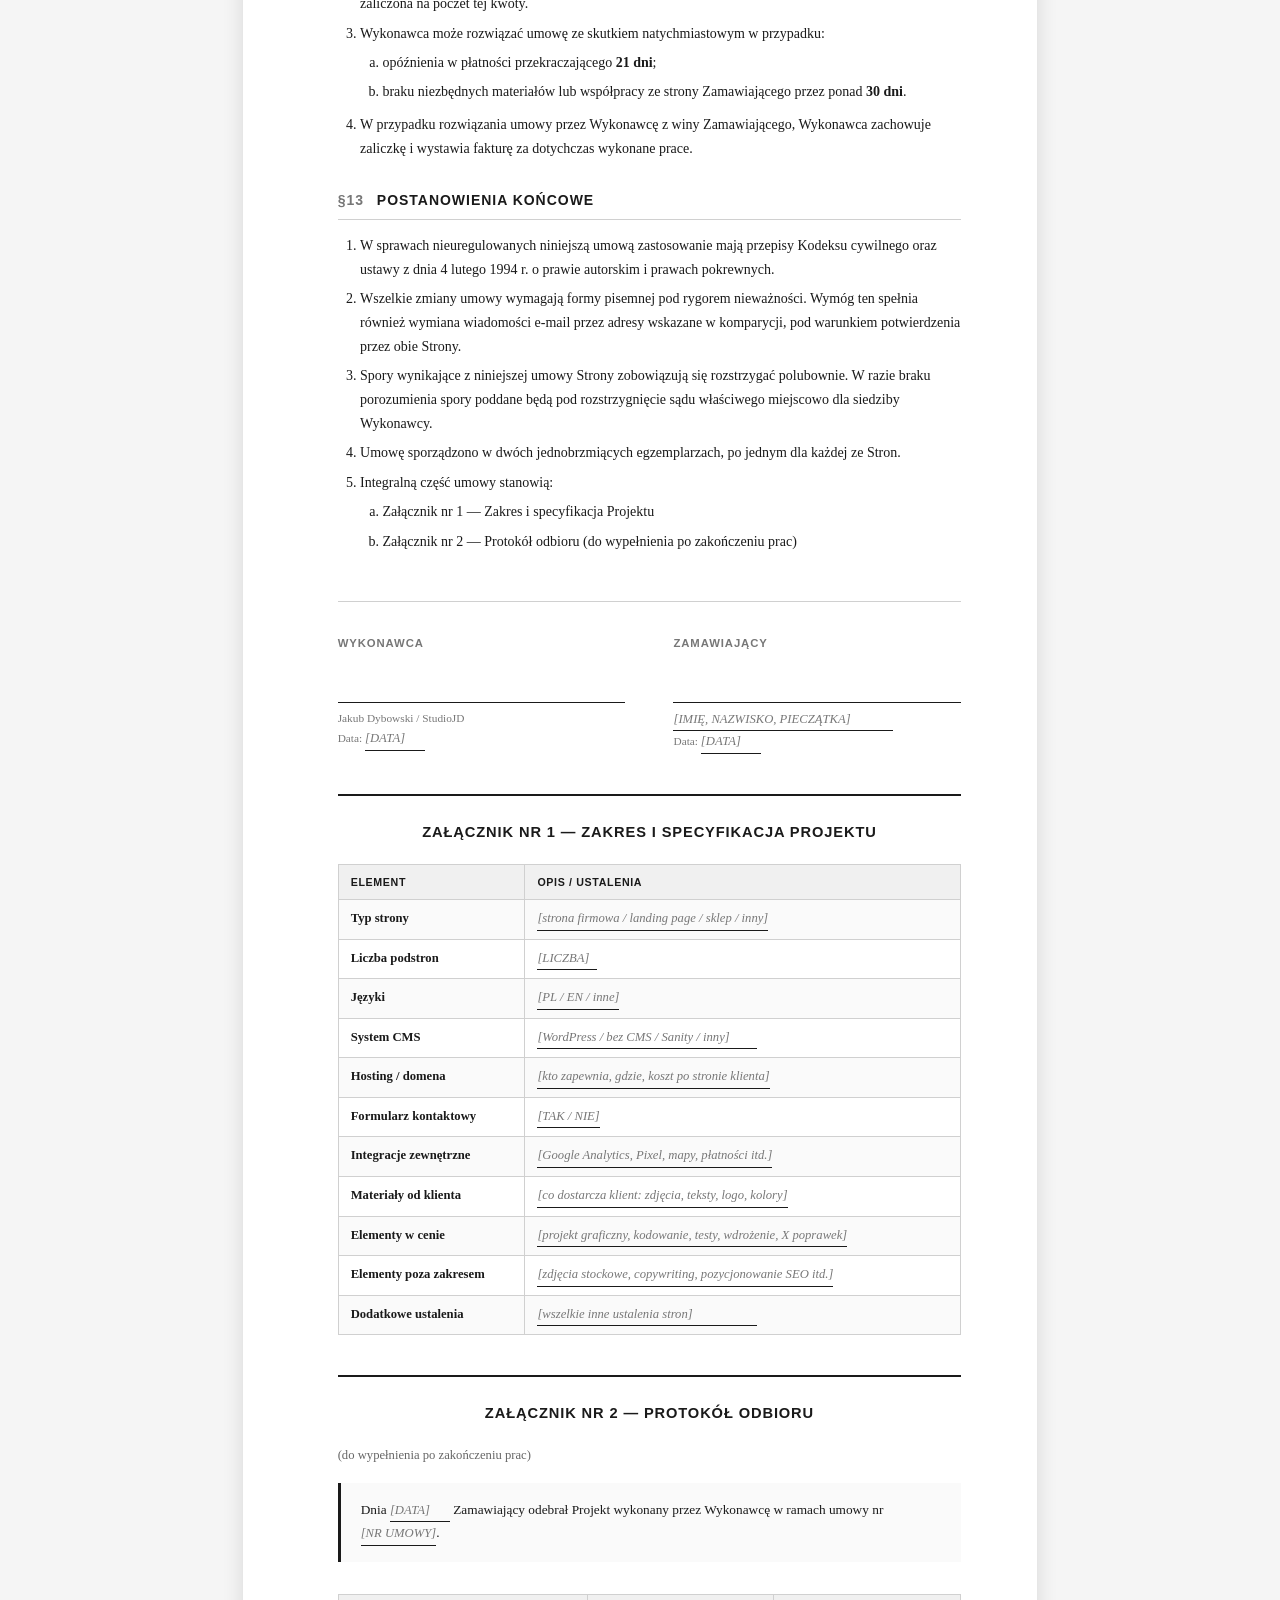
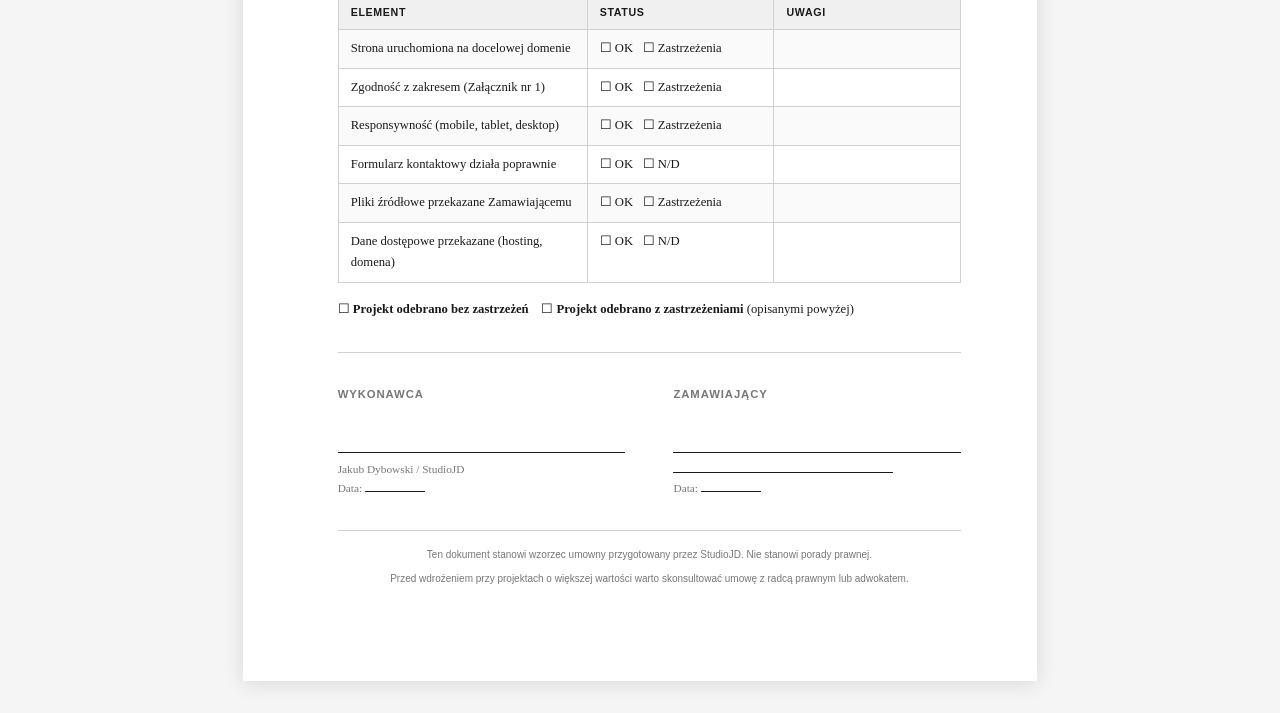
<file: umowa-wykonanie-strony.html>
<!DOCTYPE html>
<html lang="pl">
<head>
  <meta charset="UTF-8">
  <meta name="viewport" content="width=device-width, initial-scale=1.0">
  <title>Umowa o wykonanie strony internetowej — StudioJD</title>
  <style>
    *, *::before, *::after { box-sizing: border-box; margin: 0; padding: 0; }

    :root {
      --ink: #1a1a1a;
      --ink-2: #444;
      --ink-3: #777;
      --border: #d0d0d0;
      --accent: #1a1a1a;
      --bg: #fff;
      --font: 'Georgia', 'Times New Roman', serif;
      --font-sans: 'Helvetica Neue', Arial, sans-serif;
    }

    body {
      font-family: var(--font);
      font-size: 10.5pt;
      line-height: 1.7;
      color: var(--ink);
      background: #f5f5f5;
    }

    .page {
      max-width: 210mm;
      margin: 2rem auto;
      background: white;
      padding: 25mm 20mm 25mm 25mm;
      box-shadow: 0 2px 20px rgba(0,0,0,0.12);
    }

    /* Header */
    .doc-header {
      display: flex;
      justify-content: space-between;
      align-items: flex-start;
      padding-bottom: 1.5rem;
      border-bottom: 2px solid var(--ink);
      margin-bottom: 2rem;
    }
    .doc-header__brand {
      font-family: var(--font-sans);
      font-size: 1.4rem;
      font-weight: 700;
      letter-spacing: -0.02em;
    }
    .doc-header__brand em { font-style: normal; }
    .doc-header__meta {
      font-family: var(--font-sans);
      font-size: 8pt;
      color: var(--ink-3);
      text-align: right;
      line-height: 1.5;
    }

    /* Title */
    .doc-title {
      text-align: center;
      margin-bottom: 2.5rem;
    }
    .doc-title h1 {
      font-family: var(--font-sans);
      font-size: 14pt;
      font-weight: 700;
      text-transform: uppercase;
      letter-spacing: 0.06em;
      margin-bottom: 0.4rem;
    }
    .doc-title .doc-number {
      font-family: var(--font-sans);
      font-size: 9pt;
      color: var(--ink-3);
    }

    /* Preamble */
    .preamble {
      margin-bottom: 2rem;
      padding: 1rem 1.25rem;
      border-left: 3px solid var(--ink);
      background: #fafafa;
      font-size: 10pt;
    }
    .preamble p { margin-bottom: 0.5rem; }
    .preamble p:last-child { margin-bottom: 0; }

    .party {
      display: grid;
      grid-template-columns: 110px 1fr;
      gap: 0.1rem 0.5rem;
      margin-bottom: 1rem;
    }
    .party__label {
      font-family: var(--font-sans);
      font-size: 8.5pt;
      font-weight: 700;
      text-transform: uppercase;
      letter-spacing: 0.08em;
      color: var(--ink-3);
      padding-top: 1px;
    }
    .party__value { font-size: 10pt; }
    .party__value strong { font-weight: 700; }

    .connector {
      text-align: center;
      font-family: var(--font-sans);
      font-size: 9pt;
      color: var(--ink-3);
      margin: 1rem 0;
      text-transform: uppercase;
      letter-spacing: 0.1em;
    }

    /* Sections */
    .section {
      margin-bottom: 1.8rem;
    }
    .section__title {
      font-family: var(--font-sans);
      font-size: 10.5pt;
      font-weight: 700;
      text-transform: uppercase;
      letter-spacing: 0.07em;
      border-bottom: 1px solid var(--border);
      padding-bottom: 0.35rem;
      margin-bottom: 0.9rem;
    }
    .section__title span {
      color: var(--ink-3);
      margin-right: 0.5rem;
    }

    p { margin-bottom: 0.55rem; }
    p:last-child { margin-bottom: 0; }

    ol {
      padding-left: 1.4rem;
      margin-bottom: 0.55rem;
    }
    ol li { margin-bottom: 0.35rem; }
    ol ol { margin-top: 0.35rem; list-style-type: lower-alpha; }

    .fill {
      display: inline-block;
      min-width: 140px;
      border-bottom: 1px solid var(--ink);
      color: var(--ink-3);
      font-style: italic;
      font-size: 9.5pt;
    }
    .fill--short { min-width: 60px; }
    .fill--long  { min-width: 220px; }

    .highlight-box {
      border: 1px solid var(--border);
      border-radius: 4px;
      padding: 0.9rem 1rem;
      margin: 0.8rem 0;
      background: #fafafa;
    }
    .highlight-box p { margin-bottom: 0.3rem; }

    .optional-section {
      border: 1px dashed var(--border);
      border-radius: 4px;
      padding: 0.75rem 1rem;
      margin: 0.5rem 0;
      position: relative;
    }
    .optional-tag {
      position: absolute;
      top: -10px;
      right: 10px;
      background: white;
      padding: 0 6px;
      font-family: var(--font-sans);
      font-size: 7.5pt;
      color: var(--ink-3);
      text-transform: uppercase;
      letter-spacing: 0.08em;
    }

    /* Signatures */
    .signatures {
      display: grid;
      grid-template-columns: 1fr 1fr;
      gap: 3rem;
      margin-top: 3rem;
      padding-top: 2rem;
      border-top: 1px solid var(--border);
    }
    .sig-block__label {
      font-family: var(--font-sans);
      font-size: 8.5pt;
      font-weight: 700;
      text-transform: uppercase;
      letter-spacing: 0.08em;
      color: var(--ink-3);
      margin-bottom: 3rem;
    }
    .sig-block__line {
      border-bottom: 1px solid var(--ink);
      margin-bottom: 0.4rem;
    }
    .sig-block__name {
      font-size: 8.5pt;
      color: var(--ink-3);
    }

    /* Footer */
    .doc-footer {
      margin-top: 2rem;
      padding-top: 1rem;
      border-top: 1px solid var(--border);
      font-family: var(--font-sans);
      font-size: 7.5pt;
      color: var(--ink-3);
      text-align: center;
      line-height: 1.5;
    }

    /* Appendix */
    .appendix {
      margin-top: 2.5rem;
      padding-top: 1.5rem;
      border-top: 2px solid var(--ink);
    }
    .appendix__title {
      font-family: var(--font-sans);
      font-size: 11pt;
      font-weight: 700;
      text-transform: uppercase;
      letter-spacing: 0.06em;
      margin-bottom: 1.2rem;
      text-align: center;
    }

    table {
      width: 100%;
      border-collapse: collapse;
      font-size: 9.5pt;
      margin: 0.8rem 0;
    }
    th {
      font-family: var(--font-sans);
      font-size: 8pt;
      font-weight: 700;
      text-transform: uppercase;
      letter-spacing: 0.06em;
      text-align: left;
      padding: 0.5rem 0.75rem;
      background: #f0f0f0;
      border: 1px solid var(--border);
    }
    td {
      padding: 0.5rem 0.75rem;
      border: 1px solid var(--border);
      vertical-align: top;
    }
    tr:nth-child(even) td { background: #fafafa; }

    @media print {
      body { background: white; font-size: 10pt; }
      .page {
        margin: 0;
        padding: 20mm 15mm 20mm 20mm;
        box-shadow: none;
        max-width: none;
      }
      .no-print { display: none; }
    }
  </style>

  <!-- Vercel Web Analytics -->
  <script defer src="https://cdn.vercel-insights.com/v1/script.js"></script>
</head>
<body>

<!-- Przycisk drukowania (nie drukuje się) -->
<div class="no-print" style="text-align:center;padding:1rem;font-family:sans-serif;font-size:0.875rem;color:#666;">
  <button onclick="window.print()" style="padding:0.5rem 1.5rem;background:#1a1a1a;color:white;border:none;border-radius:4px;cursor:pointer;font-size:0.875rem;">
    Drukuj / Zapisz jako PDF
  </button>
  &nbsp;
  <span>Wypełnij pola <em>[w nawiasach]</em> przed drukowaniem</span>
</div>

<div class="page">

  <!-- NAGŁÓWEK -->
  <header class="doc-header">
    <div class="doc-header__brand">Studio<em>JD</em></div>
    <div class="doc-header__meta">
      StudioJD — Jakub Dybowski<br>
      NIP: <span class="fill fill--short">[NIP]</span><br>
      kontakt@studiojd.pl
    </div>
  </header>

  <!-- TYTUŁ -->
  <div class="doc-title">
    <h1>Umowa o wykonanie strony internetowej</h1>
    <div class="doc-number">Nr <span class="fill fill--short">[NR/ROK]</span></div>
  </div>

  <!-- STRONY -->
  <div class="preamble">
    <p>Zawarta dnia <span class="fill fill--short">[DATA]</span> pomiędzy:</p>

    <div class="party">
      <div class="party__label">Wykonawca</div>
      <div class="party__value">
        <strong>Jakub Dybowski</strong>, prowadzący działalność pod nazwą <strong>StudioJD</strong>,
        NIP: <span class="fill fill--short">[NIP]</span>,
        ul. <span class="fill">[ADRES]</span>, Zambrów,
        e-mail: kontakt@studiojd.pl, tel.: <span class="fill fill--short">[TELEFON]</span><br>
        zwany dalej <strong>„Wykonawcą"</strong>
      </div>
    </div>

    <div class="connector">a</div>

    <div class="party">
      <div class="party__label">Zamawiający</div>
      <div class="party__value">
        <span class="fill fill--long">[IMIĘ I NAZWISKO / NAZWA FIRMY]</span>,
        NIP: <span class="fill fill--short">[NIP lub „—"]</span>,
        ul. <span class="fill fill--long">[ADRES]</span>,
        e-mail: <span class="fill">[EMAIL]</span>, tel.: <span class="fill fill--short">[TELEFON]</span><br>
        zwany dalej <strong>„Zamawiającym"</strong>
      </div>
    </div>
  </div>

  <!-- §1 PRZEDMIOT -->
  <div class="section">
    <div class="section__title"><span>§1</span> Przedmiot umowy</div>
    <ol>
      <li>Wykonawca zobowiązuje się do zaprojektowania i wykonania strony internetowej dla Zamawiającego zgodnie z ustalonym zakresem opisanym w Załączniku nr 1 do niniejszej umowy (dalej: „Projekt").</li>
      <li>Strona internetowa zostanie wykonana z wykorzystaniem technologii i narzędzi dobranych przez Wykonawcę, chyba że Zamawiający wskazał konkretne wymagania techniczne w Załączniku nr 1.</li>
      <li>Wykonawca oświadcza, że posiada niezbędne umiejętności i wiedzę do realizacji Projektu.</li>
      <li>Wszelkie zmiany zakresu Projektu wymagają formy pisemnej (e-mail jest dopuszczalny) i mogą wpłynąć na termin realizacji oraz wynagrodzenie.</li>
    </ol>
  </div>

  <!-- §2 HARMONOGRAM -->
  <div class="section">
    <div class="section__title"><span>§2</span> Harmonogram i termin realizacji</div>
    <ol>
      <li>Strony ustalają następujący harmonogram realizacji Projektu:
        <div class="highlight-box" style="margin-top:0.6rem;">
          <p><strong>Etap 1 — Projekt graficzny (makieta):</strong> do <span class="fill fill--short">[DATA]</span></p>
          <p><strong>Etap 2 — Wdrożenie (kodowanie):</strong> do <span class="fill fill--short">[DATA]</span></p>
          <p><strong>Etap 3 — Testy i poprawki:</strong> do <span class="fill fill--short">[DATA]</span></p>
          <p><strong>Etap 4 — Uruchomienie produkcyjne:</strong> do <span class="fill fill--short">[DATA]</span></p>
        </div>
      </li>
      <li>Terminy wskazane w ust. 1 mogą ulec zmianie wyłącznie za pisemną zgodą obu Stron lub w przypadku gdy Zamawiający nie dostarczy materiałów (tekstów, zdjęć, logotypów) w terminie określonym w §4 ust. 2.</li>
      <li>Opóźnienie po stronie Zamawiającego w dostarczeniu materiałów automatycznie przesuwa termin realizacji o czas odpowiadający opóźnieniu.</li>
    </ol>
  </div>

  <!-- §3 WYNAGRODZENIE -->
  <div class="section">
    <div class="section__title"><span>§3</span> Wynagrodzenie i warunki płatności</div>
    <ol>
      <li>Za wykonanie Projektu Zamawiający zapłaci Wykonawcy wynagrodzenie w łącznej wysokości <span class="fill fill--short">[KWOTA]</span> zł brutto (słownie: <span class="fill fill--long">[SŁOWNIE]</span> złotych brutto), w tym wynagrodzenie z tytułu przeniesienia majątkowych praw autorskich.</li>
      <li>Wynagrodzenie płatne jest w następujących transzach:
        <div class="highlight-box" style="margin-top:0.6rem;">
          <p><strong>Zaliczka (50%):</strong> <span class="fill fill--short">[KWOTA]</span> zł — płatna w dniu podpisania umowy</p>
          <p><strong>Płatność końcowa (50%):</strong> <span class="fill fill--short">[KWOTA]</span> zł — płatna w dniu odbioru Projektu</p>
        </div>
      </li>
      <li>Płatności realizowane są przelewem na rachunek bankowy Wykonawcy: <span class="fill fill--long">[NUMER KONTA]</span>, w terminie 7 dni od otrzymania faktury.</li>
      <li>W przypadku opóźnienia w płatności Wykonawca ma prawo naliczyć ustawowe odsetki za opóźnienie oraz wstrzymać dalsze prace do momentu uregulowania należności.</li>
      <li>Wykonawca ma prawo do wystawienia faktury VAT lub rachunku. Zamawiający wyraża zgodę na otrzymywanie faktur drogą elektroniczną na adres e-mail wskazany w komparycji umowy.</li>
    </ol>
  </div>

  <!-- §4 OBOWIĄZKI STRON -->
  <div class="section">
    <div class="section__title"><span>§4</span> Obowiązki stron</div>
    <ol>
      <li>Wykonawca zobowiązuje się do:
        <ol>
          <li>realizacji Projektu zgodnie z uzgodnionym zakresem i harmonogramem;</li>
          <li>informowania Zamawiającego o postępach prac oraz ewentualnych przeszkodach;</li>
          <li>uwzględnienia do <span class="fill fill--short">[LICZBA]</span> rund poprawek na etapie projektowania graficznego;</li>
          <li>przekazania Zamawiającemu wszystkich plików źródłowych po uregulowaniu płatności końcowej.</li>
        </ol>
      </li>
      <li>Zamawiający zobowiązuje się do:
        <ol>
          <li>dostarczenia wszelkich materiałów niezbędnych do realizacji Projektu (teksty, zdjęcia, logotypy, dane firmy) w terminie <span class="fill fill--short">[X]</span> dni od podpisania umowy;</li>
          <li>udzielania odpowiedzi na pytania Wykonawcy w terminie 3 dni roboczych;</li>
          <li>terminowego dokonywania płatności;</li>
          <li>zapoznania się z projektem graficznym i przekazania uwag w terminie 5 dni roboczych od jego przedstawienia.</li>
        </ol>
      </li>
      <li>Zamawiający oświadcza, że dostarczone przez niego materiały (zdjęcia, teksty, logotypy) są wolne od wad prawnych i nie naruszają praw osób trzecich. Odpowiedzialność za dostarczone materiały spoczywa wyłącznie na Zamawiającym.</li>
    </ol>
  </div>

  <!-- §5 ODBIÓR -->
  <div class="section">
    <div class="section__title"><span>§5</span> Odbiór projektu</div>
    <ol>
      <li>Po ukończeniu Projektu Wykonawca przekaże Zamawiającemu informację o gotowości do odbioru wraz z linkiem do wersji testowej.</li>
      <li>Zamawiający zobowiązany jest do przeprowadzenia odbioru w terminie <strong>7 dni roboczych</strong> od otrzymania powiadomienia. Brak odpowiedzi w tym terminie uznaje się za <strong>milczący odbiór</strong> bez zastrzeżeń.</li>
      <li>W przypadku zgłoszenia uwag Wykonawca ma <strong>5 dni roboczych</strong> na ich uwzględnienie lub uzasadnione odrzucenie (w przypadku gdy wykraczają poza zakres Projektu).</li>
      <li>Po zakończeniu procedury odbioru Strony podpisują Protokół odbioru (Załącznik nr 2). Podpisanie Protokołu lub milczący odbiór stanowią podstawę do wystawienia faktury końcowej i przeniesienia praw autorskich.</li>
    </ol>
  </div>

  <!-- §6 PRAWA AUTORSKIE -->
  <div class="section">
    <div class="section__title"><span>§6</span> Prawa autorskie</div>
    <ol>
      <li>Z chwilą uregulowania przez Zamawiającego <strong>pełnego wynagrodzenia</strong> określonego w §3, Wykonawca przenosi na Zamawiającego majątkowe prawa autorskie do Projektu na następujących polach eksploatacji:
        <ol>
          <li>publiczne udostępnianie strony internetowej w sieci Internet, w tym na stronach www i w aplikacjach mobilnych;</li>
          <li>zwielokrotnianie i przechowywanie Projektu na serwerach i urządzeniach elektronicznych;</li>
          <li>modyfikacja, adaptacja i tworzenie opracowań (w tym zlecanie modyfikacji podmiotom trzecim);</li>
          <li>wyświetlanie i publiczne odtwarzanie.</li>
        </ol>
      </li>
      <li>Przeniesienie praw autorskich, o którym mowa w ust. 1, jest uwzględnione w wynagrodzeniu okre��lonym w §3 ust. 1 i nie wymaga dodatkowego wynagrodzenia.</li>
      <li>Wykonawcy przysługują niezbywalne osobiste prawa autorskie do Projektu (m.in. prawo do oznaczenia autorstwa), które pozostają przy Wykonawcy niezależnie od przeniesienia praw majątkowych.</li>
      <li>Zamawiający wyraża zgodę na prezentowanie Projektu przez Wykonawcę w jego portfolio, materiałach promocyjnych i na stronie internetowej, z podaniem nazwy/firmy Zamawiającego jako klienta — chyba że Zamawiający wyraźnie zastrzeże inaczej na piśmie.</li>
      <li>Do czasu uregulowania pełnego wynagrodzenia Wykonawca udziela Zamawiającemu niewyłącznej licencji na korzystanie z Projektu wyłącznie na potrzeby testów i odbioru.</li>
      <li>Wykonawca oświadcza, że Projekt nie narusza praw autorskich osób trzecich. W przypadku korzystania z zasobów objętych licencjami (czcionki, stock photos, biblioteki open-source) Wykonawca informuje o tym Zamawiającego i dba o zgodność z warunkami licencji.</li>
    </ol>
  </div>

  <!-- §7 GWARANCJA -->
  <div class="section">
    <div class="section__title"><span>§7</span> Gwarancja i rękojmia</div>
    <ol>
      <li>Wykonawca udziela gwarancji na poprawne działanie Projektu przez okres <strong><span class="fill fill--short">[30/60/90]</span> dni</strong> od daty uruchomienia produkcyjnego.</li>
      <li>W ramach gwarancji Wykonawca zobowiązuje się do bezpłatnego usunięcia błędów technicznych wynikających z nieprawidłowego wykonania Projektu w terminie <strong>5 dni roboczych</strong> od zgłoszenia.</li>
      <li>Gwarancja nie obejmuje:
        <ol>
          <li>błędów wynikających z modyfikacji Projektu przez Zamawiającego lub podmiot trzeci;</li>
          <li>problemów wynikających z działania zewnętrznych usług (hosting, domeny, serwisy trzecie);</li>
          <li>zmian w przepisach lub standardach wymagających aktualizacji Projektu;</li>
          <li>awarii niezależnych od Wykonawcy (np. awarie serwerów, ataki hakerskie).</li>
        </ol>
      </li>
    </ol>
  </div>

  <!-- §8 OPIEKA MIESIĘCZNA - opcjonalna -->
  <div class="section">
    <div class="section__title"><span>§8</span> Opieka i utrzymanie po wdrożeniu</div>
    <div class="optional-section">
      <span class="optional-tag">Sekcja opcjonalna — wypełnić lub usunąć</span>
      <ol>
        <li>Strony mogą zawrzeć odrębną umowę opieki miesięcznej. W ramach opieki Wykonawca zapewnia:
          <ol>
            <li>aktualizacje techniczne (systemy CMS, wtyczki, certyfikat SSL);</li>
            <li>kopie zapasowe danych raz na <span class="fill fill--short">[X]</span> dni;</li>
            <li>monitoring dostępności strony 24/7;</li>
            <li>wprowadzenie zmian w treści do <span class="fill fill--short">[X]</span> godzin roboczych miesięcznie.</li>
          </ol>
        </li>
        <li>Miesięczne wynagrodzenie z tytułu opieki wynosi <span class="fill fill--short">[KWOTA]</span> zł brutto, płatne z góry do <span class="fill fill--short">[X]</span> dnia każdego miesiąca.</li>
        <li>Każda ze Stron może wypowiedzieć umowę opieki z zachowaniem <strong>30-dniowego</strong> okresu wypowiedzenia.</li>
      </ol>
    </div>
  </div>

  <!-- §9 POUFNOŚĆ -->
  <div class="section">
    <div class="section__title"><span>§9</span> Poufność</div>
    <ol>
      <li>Obie Strony zobowiązują się do zachowania poufności wszelkich informacji handlowych, technicznych i organizacyjnych uzyskanych w toku współpracy, które nie są dostępne publicznie.</li>
      <li>Obowiązek poufności obowiązuje przez czas trwania umowy oraz przez <strong>3 lata</strong> po jej zakończeniu.</li>
      <li>Postanowienie §6 ust. 4 (portfolio) stanowi wyjątek od obowiązku poufności wyraźnie zaakceptowany przez Zamawiającego.</li>
    </ol>
  </div>

  <!-- §10 RODO -->
  <div class="section">
    <div class="section__title"><span>§10</span> Ochrona danych osobowych</div>
    <ol>
      <li>Administratorem danych osobowych Zamawiającego w rozumieniu RODO jest Wykonawca. Dane przetwarzane są w celu realizacji umowy (art. 6 ust. 1 lit. b RODO) oraz wypełnienia obowiązków prawnych (art. 6 ust. 1 lit. c RODO).</li>
      <li>Jeżeli w ramach Projektu strona internetowa Zamawiającego będzie zbierać dane osobowe osób trzecich (np. przez formularz kontaktowy), Zamawiający jest administratorem tych danych i zobowiązany jest do wypełnienia obowiązków wynikających z RODO, w tym do zamieszczenia na stronie polityki prywatności.</li>
      <li>Wykonawca działający jako podmiot przetwarzający (jeśli ma dostęp do danych osobowych Zamawiającego lub jego klientów na serwerach) może zawrzeć z Zamawiającym odrębną umowę powierzenia przetwarzania danych osobowych.</li>
    </ol>
  </div>

  <!-- §11 ODPOWIEDZIALNOŚĆ -->
  <div class="section">
    <div class="section__title"><span>§11</span> Odpowiedzialność</div>
    <ol>
      <li>Odpowiedzialność Wykonawcy z tytułu niewykonania lub nienależytego wykonania umowy ograniczona jest do wysokości wynagrodzenia netto określonego w §3 ust. 1.</li>
      <li>Wykonawca nie ponosi odpowiedzialności za:
        <ol>
          <li>utracone korzyści Zamawiającego;</li>
          <li>szkody wynikające z dostarczonej przez Zamawiającego treści naruszającej prawa osób trzecich;</li>
          <li>przerwy w działaniu strony wynikające z awarii usług hostingowych, domeny lub sieci.</li>
        </ol>
      </li>
    </ol>
  </div>

  <!-- §12 ROZWIĄZANIE UMOWY -->
  <div class="section">
    <div class="section__title"><span>§12</span> Rozwiązanie umowy</div>
    <ol>
      <li>Zamawiający może odstąpić od umowy w ciągu <strong>14 dni</strong> od jej podpisania, jeżeli Wykonawca nie rozpoczął jeszcze prac. W takim przypadku zaliczka jest zwracana w całości.</li>
      <li>Po rozpoczęciu prac Zamawiający może rozwiązać umowę za porozumieniem Stron. W takim przypadku Zamawiający zapłaci za wykonaną do tej pory część prac (wycena proporcjonalna), a zaliczka zostaje zaliczona na poczet tej kwoty.</li>
      <li>Wykonawca może rozwiązać umowę ze skutkiem natychmiastowym w przypadku:
        <ol>
          <li>opóźnienia w płatności przekraczającego <strong>21 dni</strong>;</li>
          <li>braku niezbędnych materiałów lub współpracy ze strony Zamawiającego przez ponad <strong>30 dni</strong>.</li>
        </ol>
      </li>
      <li>W przypadku rozwiązania umowy przez Wykonawcę z winy Zamawiającego, Wykonawca zachowuje zaliczkę i wystawia fakturę za dotychczas wykonane prace.</li>
    </ol>
  </div>

  <!-- §13 POSTANOWIENIA KOŃCOWE -->
  <div class="section">
    <div class="section__title"><span>§13</span> Postanowienia końcowe</div>
    <ol>
      <li>W sprawach nieuregulowanych niniejszą umową zastosowanie mają przepisy Kodeksu cywilnego oraz ustawy z dnia 4 lutego 1994 r. o prawie autorskim i prawach pokrewnych.</li>
      <li>Wszelkie zmiany umowy wymagają formy pisemnej pod rygorem nieważności. Wymóg ten spełnia również wymiana wiadomości e-mail przez adresy wskazane w komparycji, pod warunkiem potwierdzenia przez obie Strony.</li>
      <li>Spory wynikające z niniejszej umowy Strony zobowiązują się rozstrzygać polubownie. W razie braku porozumienia spory poddane będą pod rozstrzygnięcie sądu właściwego miejscowo dla siedziby Wykonawcy.</li>
      <li>Umowę sporządzono w dwóch jednobrzmiących egzemplarzach, po jednym dla każdej ze Stron.</li>
      <li>Integralną część umowy stanowią:
        <ol>
          <li>Załącznik nr 1 — Zakres i specyfikacja Projektu</li>
          <li>Załącznik nr 2 — Protokół odbioru (do wypełnienia po zakończeniu prac)</li>
        </ol>
      </li>
    </ol>
  </div>

  <!-- PODPISY -->
  <div class="signatures">
    <div class="sig-block">
      <div class="sig-block__label">Wykonawca</div>
      <div class="sig-block__line"></div>
      <div class="sig-block__name">Jakub Dybowski / StudioJD<br>Data: <span class="fill fill--short">[DATA]</span></div>
    </div>
    <div class="sig-block">
      <div class="sig-block__label">Zamawiający</div>
      <div class="sig-block__line"></div>
      <div class="sig-block__name"><span class="fill fill--long">[IMIĘ, NAZWISKO, PIECZĄTKA]</span><br>Data: <span class="fill fill--short">[DATA]</span></div>
    </div>
  </div>

  <!-- ZAŁĄCZNIK 1 -->
  <div class="appendix">
    <div class="appendix__title">Załącznik nr 1 — Zakres i specyfikacja Projektu</div>

    <table>
      <tr>
        <th style="width:30%">Element</th>
        <th>Opis / Ustalenia</th>
      </tr>
      <tr>
        <td><strong>Typ strony</strong></td>
        <td><span class="fill fill--long">[strona firmowa / landing page / sklep / inny]</span></td>
      </tr>
      <tr>
        <td><strong>Liczba podstron</strong></td>
        <td><span class="fill fill--short">[LICZBA]</span></td>
      </tr>
      <tr>
        <td><strong>Języki</strong></td>
        <td><span class="fill fill--short">[PL / EN / inne]</span></td>
      </tr>
      <tr>
        <td><strong>System CMS</strong></td>
        <td><span class="fill fill--long">[WordPress / bez CMS / Sanity / inny]</span></td>
      </tr>
      <tr>
        <td><strong>Hosting / domena</strong></td>
        <td><span class="fill fill--long">[kto zapewnia, gdzie, koszt po stronie klienta]</span></td>
      </tr>
      <tr>
        <td><strong>Formularz kontaktowy</strong></td>
        <td><span class="fill fill--short">[TAK / NIE]</span></td>
      </tr>
      <tr>
        <td><strong>Integracje zewnętrzne</strong></td>
        <td><span class="fill fill--long">[Google Analytics, Pixel, mapy, płatności itd.]</span></td>
      </tr>
      <tr>
        <td><strong>Materiały od klienta</strong></td>
        <td><span class="fill fill--long">[co dostarcza klient: zdjęcia, teksty, logo, kolory]</span></td>
      </tr>
      <tr>
        <td><strong>Elementy w cenie</strong></td>
        <td><span class="fill fill--long">[projekt graficzny, kodowanie, testy, wdrożenie, X poprawek]</span></td>
      </tr>
      <tr>
        <td><strong>Elementy poza zakresem</strong></td>
        <td><span class="fill fill--long">[zdjęcia stockowe, copywriting, pozycjonowanie SEO itd.]</span></td>
      </tr>
      <tr>
        <td><strong>Dodatkowe ustalenia</strong></td>
        <td><span class="fill fill--long">[wszelkie inne ustalenia stron]</span></td>
      </tr>
    </table>
  </div>

  <!-- ZAŁĄCZNIK 2 -->
  <div class="appendix">
    <div class="appendix__title">Załącznik nr 2 — Protokół odbioru</div>
    <p style="margin-bottom:1rem;color:#666;font-size:9.5pt;">(do wypełnienia po zakończeniu prac)</p>

    <div class="preamble">
      <p>Dnia <span class="fill fill--short">[DATA]</span> Zamawiający odebrał Projekt wykonany przez Wykonawcę w ramach umowy nr <span class="fill fill--short">[NR UMOWY]</span>.</p>
    </div>

    <table style="margin-top:1rem;">
      <tr>
        <th style="width:40%">Element</th>
        <th style="width:30%">Status</th>
        <th>Uwagi</th>
      </tr>
      <tr>
        <td>Strona uruchomiona na docelowej domenie</td>
        <td>☐ OK &nbsp; ☐ Zastrzeżenia</td>
        <td></td>
      </tr>
      <tr>
        <td>Zgodność z zakresem (Załącznik nr 1)</td>
        <td>☐ OK &nbsp; ☐ Zastrzeżenia</td>
        <td></td>
      </tr>
      <tr>
        <td>Responsywność (mobile, tablet, desktop)</td>
        <td>☐ OK &nbsp; ☐ Zastrzeżenia</td>
        <td></td>
      </tr>
      <tr>
        <td>Formularz kontaktowy działa poprawnie</td>
        <td>☐ OK &nbsp; ☐ N/D</td>
        <td></td>
      </tr>
      <tr>
        <td>Pliki źródłowe przekazane Zamawiającemu</td>
        <td>☐ OK &nbsp; ☐ Zastrzeżenia</td>
        <td></td>
      </tr>
      <tr>
        <td>Dane dostępowe przekazane (hosting, domena)</td>
        <td>☐ OK &nbsp; ☐ N/D</td>
        <td></td>
      </tr>
    </table>

    <p style="margin-top:1rem;font-size:9.5pt;">☐ <strong>Projekt odebrano bez zastrzeżeń</strong> &nbsp;&nbsp; ☐ <strong>Projekt odebrano z zastrzeżeniami</strong> (opisanymi powyżej)</p>

    <div class="signatures" style="margin-top:2rem;">
      <div class="sig-block">
        <div class="sig-block__label">Wykonawca</div>
        <div class="sig-block__line"></div>
        <div class="sig-block__name">Jakub Dybowski / StudioJD<br>Data: <span class="fill fill--short"></span></div>
      </div>
      <div class="sig-block">
        <div class="sig-block__label">Zamawiający</div>
        <div class="sig-block__line"></div>
        <div class="sig-block__name"><span class="fill fill--long"></span><br>Data: <span class="fill fill--short"></span></div>
      </div>
    </div>
  </div>

  <!-- STOPKA -->
  <div class="doc-footer">
    <p>Ten dokument stanowi wzorzec umowny przygotowany przez StudioJD. Nie stanowi porady prawnej.</p>
    <p>Przed wdrożeniem przy projektach o większej wartości warto skonsultować umowę z radcą prawnym lub adwokatem.</p>
  </div>

</div>
</body>
</html>
</file>
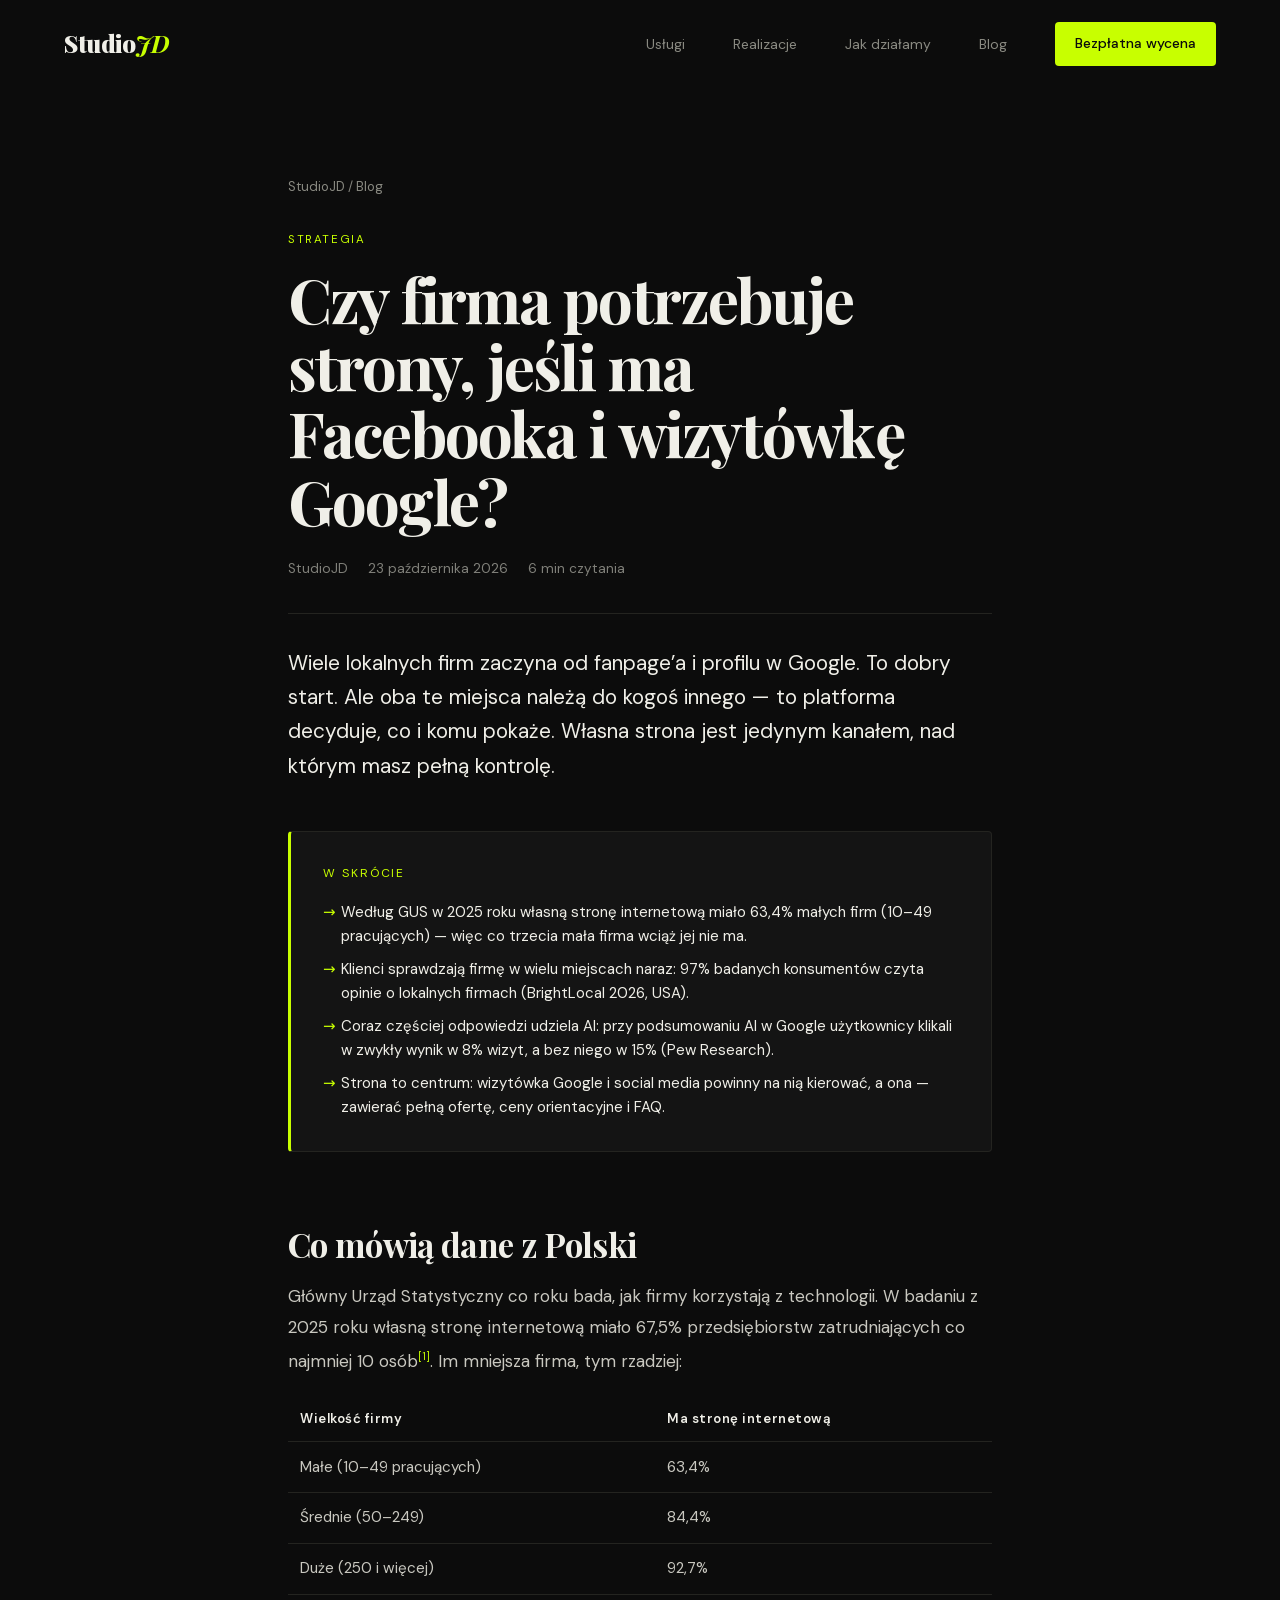
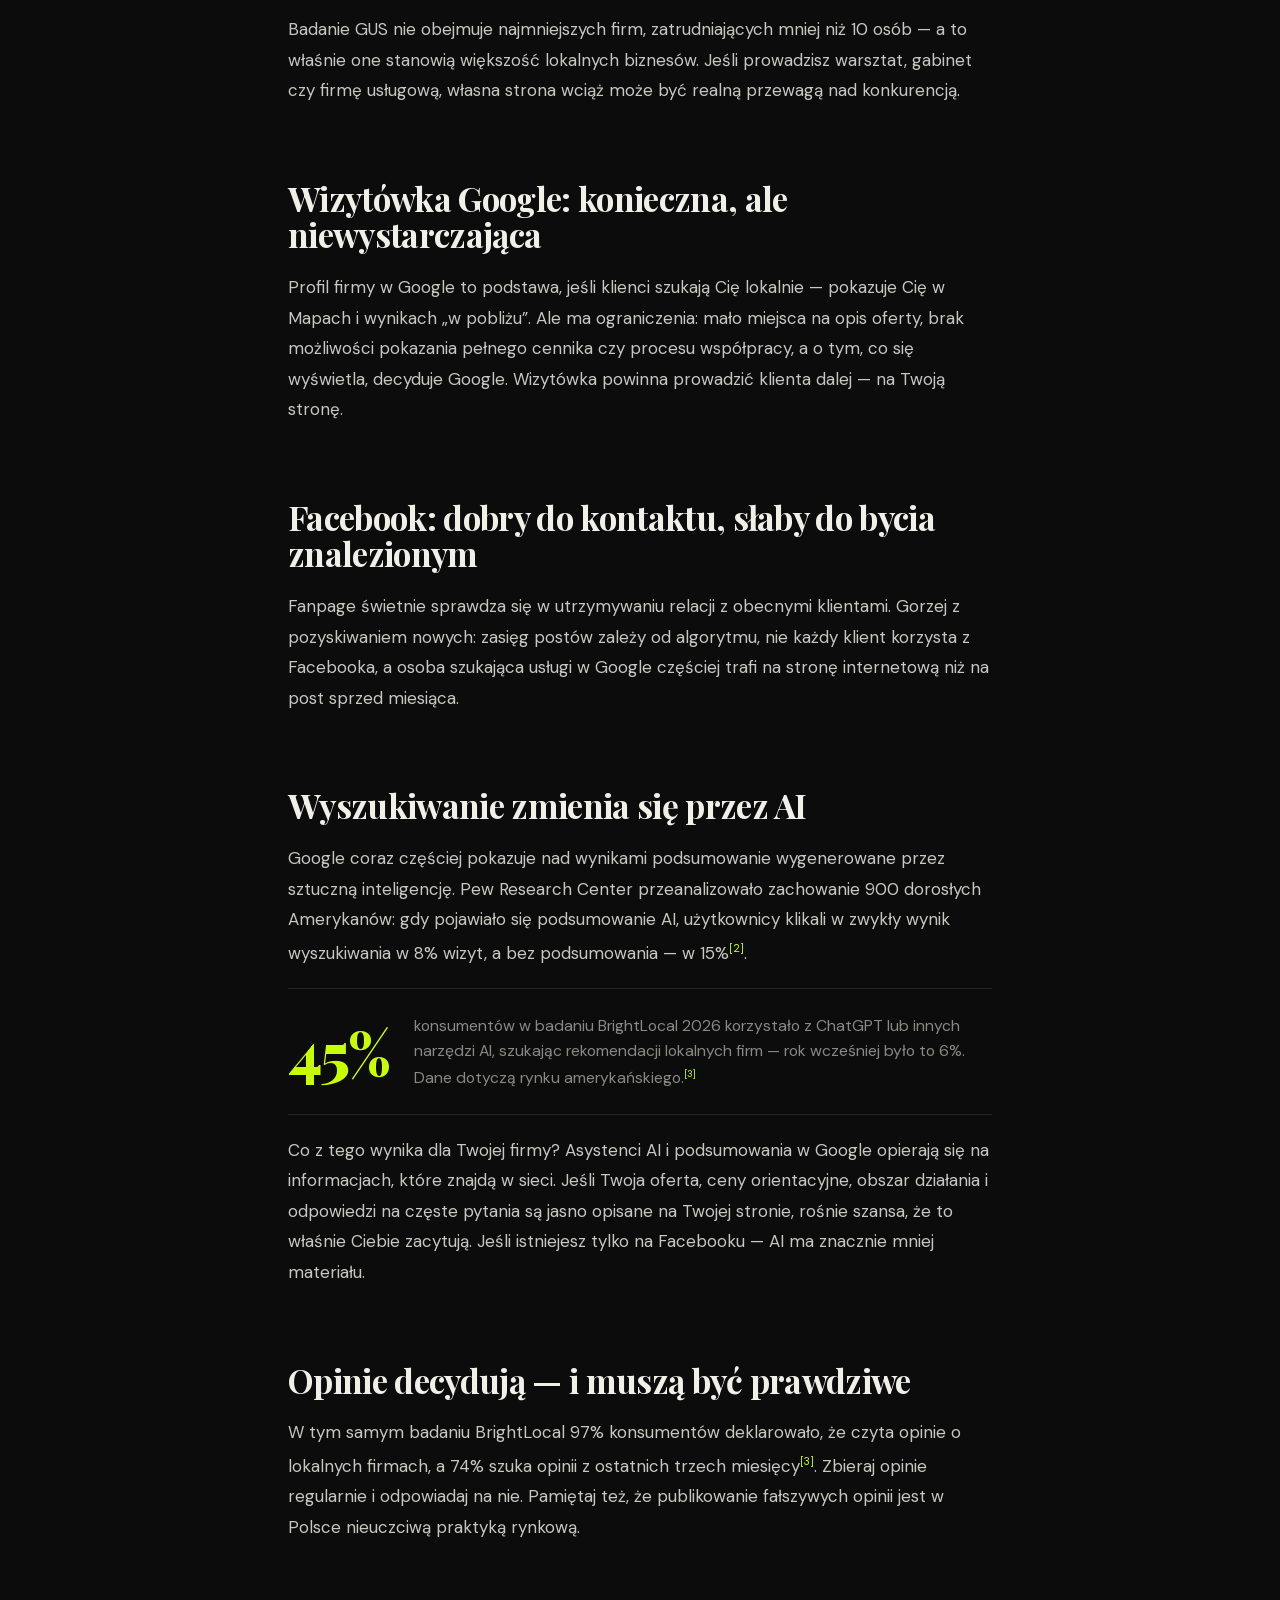
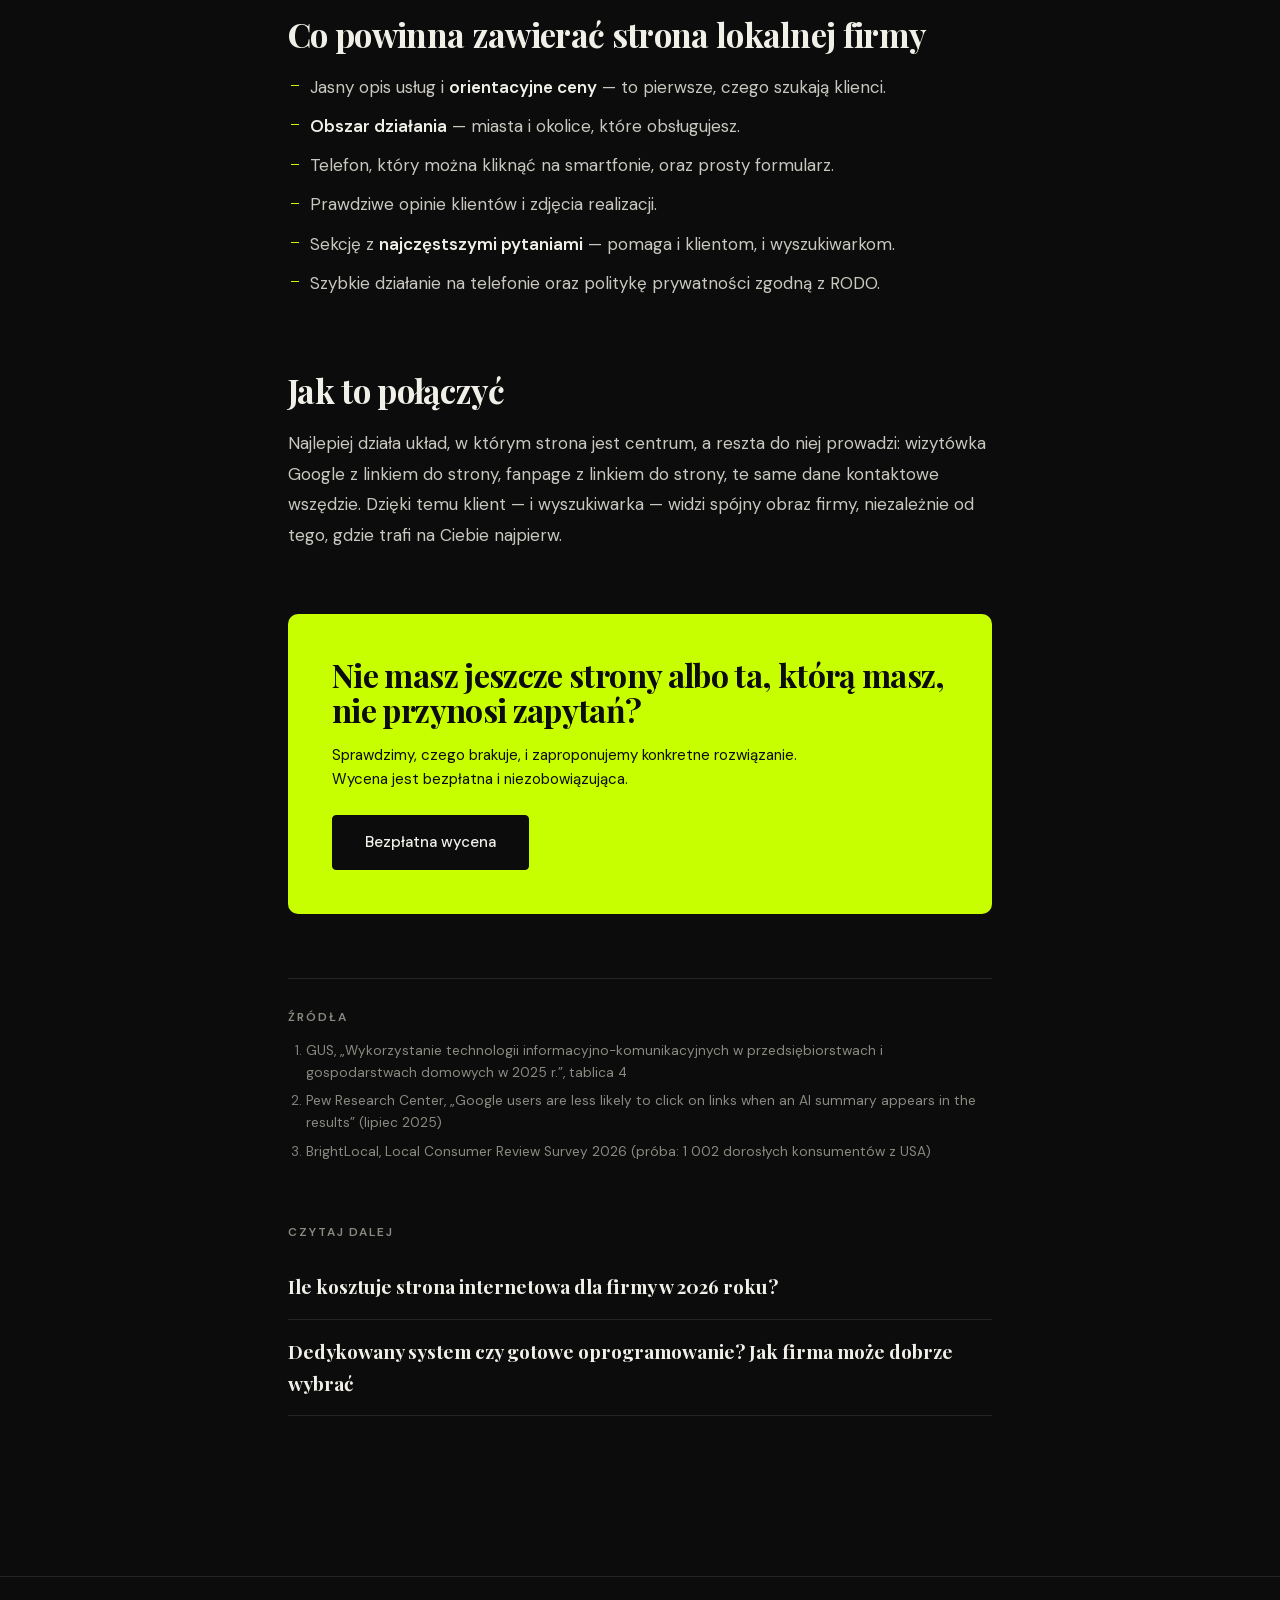
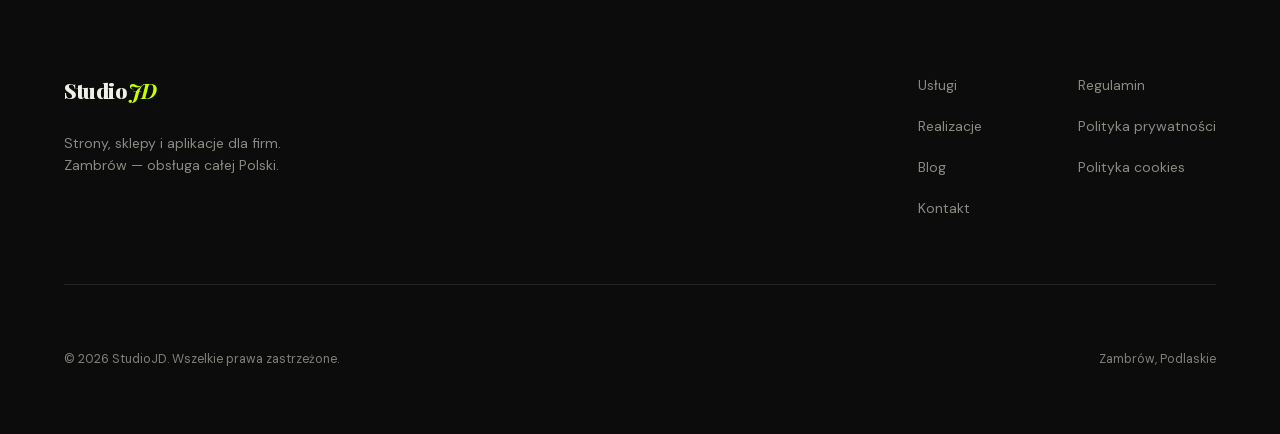
<file: blog/czy-firma-potrzebuje-strony-internetowej.html>
<!DOCTYPE html>
<html lang="pl">
<head>
  <meta charset="UTF-8">
  <meta name="viewport" content="width=device-width, initial-scale=1.0">
  <title>Czy firma potrzebuje strony, jeśli ma Facebooka i wizytówkę Google? — Blog StudioJD</title>
  <meta name="description" content="Co mówią dane GUS o stronach internetowych polskich firm, jak AI zmienia wyszukiwanie i dlaczego strona, wizytówka Google i social media powinny działać razem.">
  <meta name="robots" content="index, follow, max-snippet:-1, max-image-preview:large">
  <link rel="canonical" href="https://www.studiojd.pl/blog/czy-firma-potrzebuje-strony-internetowej">
  <link rel="icon" href="/favicon.svg" type="image/svg+xml">
  <link rel="apple-touch-icon" href="/favicon.svg">
  <meta property="og:type" content="article">
  <meta property="og:url" content="https://www.studiojd.pl/blog/czy-firma-potrzebuje-strony-internetowej">
  <meta property="og:title" content="Czy firma potrzebuje strony, jeśli ma Facebooka i wizytówkę Google?">
  <meta property="og:description" content="Co mówią dane GUS o stronach internetowych polskich firm, jak AI zmienia wyszukiwanie i dlaczego strona, wizytówka Google i social media powinny działać razem.">
  <meta property="og:image" content="https://www.studiojd.pl/og-image.png">
  <meta property="og:locale" content="pl_PL">
  <meta property="og:site_name" content="StudioJD">
  <meta name="twitter:card" content="summary_large_image">
  <link rel="preload" href="/fonts/playfair-display-normal-latin.woff2" as="font" type="font/woff2" crossorigin>
  <link rel="preload" href="/fonts/dm-sans-normal-latin.woff2" as="font" type="font/woff2" crossorigin>
  <link rel="stylesheet" href="/css/style.css">
  <script type="application/ld+json">
  {
    "@context": "https://schema.org",
    "@graph": [
      {
        "@type": "BlogPosting",
        "headline": "Czy firma potrzebuje strony, jeśli ma Facebooka i wizytówkę Google?",
        "description": "Co mówią dane GUS o stronach internetowych polskich firm, jak AI zmienia wyszukiwanie i dlaczego strona, wizytówka Google i social media powinny działać razem.",
        "datePublished": "2026-10-23",
        "dateModified": "2026-10-23",
        "inLanguage": "pl-PL",
        "mainEntityOfPage": "https://www.studiojd.pl/blog/czy-firma-potrzebuje-strony-internetowej",
        "author": {
          "@type": "Organization",
          "name": "StudioJD",
          "url": "https://www.studiojd.pl",
          "logo": "https://www.studiojd.pl/favicon.svg"
        },
        "publisher": {
          "@type": "Organization",
          "name": "StudioJD",
          "url": "https://www.studiojd.pl",
          "logo": "https://www.studiojd.pl/favicon.svg"
        },
        "image": "https://www.studiojd.pl/og-image.png"
      },
      {
        "@type": "BreadcrumbList",
        "itemListElement": [
          {
            "@type": "ListItem",
            "position": 1,
            "name": "StudioJD",
            "item": "https://www.studiojd.pl/"
          },
          {
            "@type": "ListItem",
            "position": 2,
            "name": "Blog",
            "item": "https://www.studiojd.pl/blog"
          },
          {
            "@type": "ListItem",
            "position": 3,
            "name": "Czy firma potrzebuje strony, jeśli ma Facebooka i wizytówkę Google?",
            "item": "https://www.studiojd.pl/blog/czy-firma-potrzebuje-strony-internetowej"
          }
        ]
      }
    ]
  }
  </script>
</head>
<body>
  <a class="skip-link" href="#main">Przejdź do treści</a>
  <header class="site-header is-scrolled" id="siteHeader">
    <nav class="nav container" aria-label="Nawigacja główna">
      <a class="nav__logo" href="/" aria-label="StudioJD — strona główna">
        <span class="logo-text">Studio<em>JD</em></span>
      </a>
      <button class="nav__toggle" id="navToggle" aria-expanded="false" aria-controls="navMenu" aria-label="Otwórz menu">
        <span></span><span></span>
      </button>
      <ul class="nav__menu" id="navMenu" role="list">
        <li><a href="/#uslugi">Usługi</a></li>
        <li><a href="/#realizacje">Realizacje</a></li>
        <li><a href="/#proces">Jak działamy</a></li>
        <li><a href="/blog" aria-current="page">Blog</a></li>
        <li><a href="/#kontakt" class="nav__cta">Bezpłatna wycena</a></li>
      </ul>
    </nav>
  </header>

  <main id="main">
    <article class="article">
      <div class="container">
        <div class="article__inner">
          <p class="article__crumbs"><a href="/">StudioJD</a> / <a href="/blog">Blog</a></p>
          <p class="article__cat">Strategia</p>
          <h1 class="article__title">Czy firma potrzebuje strony, jeśli ma Facebooka i wizytówkę Google?</h1>
          <p class="article__meta">
            <span>StudioJD</span>
            <time datetime="2026-10-23">23 października 2026</time>
            <span>6 min czytania</span>
          </p>
          <p class="article__lead">Wiele lokalnych firm zaczyna od fanpage’a i profilu w Google. To dobry start. Ale oba te miejsca należą do kogoś innego — to platforma decyduje, co i komu pokaże. Własna strona jest jedynym kanałem, nad którym masz pełną kontrolę.</p>

          <aside class="keybox" aria-label="Najważniejsze w skrócie">
            <p class="keybox__title">W skrócie</p>
            <ul>
            <li>Według GUS w 2025 roku własną stronę internetową miało 63,4% małych firm (10–49 pracujących) — więc co trzecia mała firma wciąż jej nie ma.</li>
            <li>Klienci sprawdzają firmę w wielu miejscach naraz: 97% badanych konsumentów czyta opinie o lokalnych firmach (BrightLocal 2026, USA).</li>
            <li>Coraz częściej odpowiedzi udziela AI: przy podsumowaniu AI w Google użytkownicy klikali w zwykły wynik w 8% wizyt, a bez niego w 15% (Pew Research).</li>
            <li>Strona to centrum: wizytówka Google i social media powinny na nią kierować, a ona — zawierać pełną ofertę, ceny orientacyjne i FAQ.</li>
            </ul>
          </aside>

          <div class="prose">
            <h2>Co mówią dane z Polski</h2>
            <p>Główny Urząd Statystyczny co roku bada, jak firmy korzystają z technologii. W badaniu z 2025 roku własną stronę internetową miało 67,5% przedsiębiorstw zatrudniających co najmniej 10 osób<sup><a href="#zr-1" aria-label="Źródło 1">[1]</a></sup>. Im mniejsza firma, tym rzadziej:</p>
            <div class="table-wrap">
              <table>
                <thead><tr><th scope="col">Wielkość firmy</th><th scope="col">Ma stronę internetową</th></tr></thead>
                <tbody>
                  <tr><td>Małe (10–49 pracujących)</td><td>63,4%</td></tr>
                  <tr><td>Średnie (50–249)</td><td>84,4%</td></tr>
                  <tr><td>Duże (250 i więcej)</td><td>92,7%</td></tr>
                </tbody>
              </table>
            </div>
            <p>Badanie GUS nie obejmuje najmniejszych firm, zatrudniających mniej niż 10 osób — a to właśnie one stanowią większość lokalnych biznesów. Jeśli prowadzisz warsztat, gabinet czy firmę usługową, własna strona wciąż może być realną przewagą nad konkurencją.</p>

            <h2>Wizytówka Google: konieczna, ale niewystarczająca</h2>
            <p>Profil firmy w Google to podstawa, jeśli klienci szukają Cię lokalnie — pokazuje Cię w Mapach i wynikach „w pobliżu”. Ale ma ograniczenia: mało miejsca na opis oferty, brak możliwości pokazania pełnego cennika czy procesu współpracy, a o tym, co się wyświetla, decyduje Google. Wizytówka powinna prowadzić klienta dalej — na Twoją stronę.</p>

            <h2>Facebook: dobry do kontaktu, słaby do bycia znalezionym</h2>
            <p>Fanpage świetnie sprawdza się w utrzymywaniu relacji z obecnymi klientami. Gorzej z pozyskiwaniem nowych: zasięg postów zależy od algorytmu, nie każdy klient korzysta z Facebooka, a osoba szukająca usługi w Google częściej trafi na stronę internetową niż na post sprzed miesiąca.</p>

            <h2>Wyszukiwanie zmienia się przez AI</h2>
            <p>Google coraz częściej pokazuje nad wynikami podsumowanie wygenerowane przez sztuczną inteligencję. Pew Research Center przeanalizowało zachowanie 900 dorosłych Amerykanów: gdy pojawiało się podsumowanie AI, użytkownicy klikali w zwykły wynik wyszukiwania w 8% wizyt, a bez podsumowania — w 15%<sup><a href="#zr-2" aria-label="Źródło 2">[2]</a></sup>.</p>
            <div class="stat-callout">
              <span class="stat-callout__num">45%</span>
              <p class="stat-callout__text">konsumentów w badaniu BrightLocal 2026 korzystało z ChatGPT lub innych narzędzi AI, szukając rekomendacji lokalnych firm — rok wcześniej było to 6%. Dane dotyczą rynku amerykańskiego.<sup><a href="#zr-3" aria-label="Źródło 3">[3]</a></sup></p>
            </div>
            <p>Co z tego wynika dla Twojej firmy? Asystenci AI i podsumowania w Google opierają się na informacjach, które znajdą w sieci. Jeśli Twoja oferta, ceny orientacyjne, obszar działania i odpowiedzi na częste pytania są jasno opisane na Twojej stronie, rośnie szansa, że to właśnie Ciebie zacytują. Jeśli istniejesz tylko na Facebooku — AI ma znacznie mniej materiału.</p>

            <h2>Opinie decydują — i muszą być prawdziwe</h2>
            <p>W tym samym badaniu BrightLocal 97% konsumentów deklarowało, że czyta opinie o lokalnych firmach, a 74% szuka opinii z ostatnich trzech miesięcy<sup><a href="#zr-3" aria-label="Źródło 3">[3]</a></sup>. Zbieraj opinie regularnie i odpowiadaj na nie. Pamiętaj też, że publikowanie fałszywych opinii jest w Polsce nieuczciwą praktyką rynkową.</p>

            <h2>Co powinna zawierać strona lokalnej firmy</h2>
            <ul>
              <li>Jasny opis usług i <strong>orientacyjne ceny</strong> — to pierwsze, czego szukają klienci.</li>
              <li><strong>Obszar działania</strong> — miasta i okolice, które obsługujesz.</li>
              <li>Telefon, który można kliknąć na smartfonie, oraz prosty formularz.</li>
              <li>Prawdziwe opinie klientów i zdjęcia realizacji.</li>
              <li>Sekcję z <strong>najczęstszymi pytaniami</strong> — pomaga i klientom, i wyszukiwarkom.</li>
              <li>Szybkie działanie na telefonie oraz politykę prywatności zgodną z RODO.</li>
            </ul>

            <h2>Jak to połączyć</h2>
            <p>Najlepiej działa układ, w którym strona jest centrum, a reszta do niej prowadzi: wizytówka Google z linkiem do strony, fanpage z linkiem do strony, te same dane kontaktowe wszędzie. Dzięki temu klient — i wyszukiwarka — widzi spójny obraz firmy, niezależnie od tego, gdzie trafi na Ciebie najpierw.</p>
          </div>

          <aside class="article-cta">
            <h2>Nie masz jeszcze strony albo ta, którą masz, nie przynosi zapytań?</h2>
            <p>Sprawdzimy, czego brakuje, i zaproponujemy konkretne rozwiązanie. Wycena jest bezpłatna i niezobowiązująca.</p>
            <a href="/#kontakt" class="btn">Bezpłatna wycena</a>
          </aside>

          <section class="sources" aria-labelledby="sources-h">
            <h2 id="sources-h">Źródła</h2>
            <ol>
            <li id="zr-1"><a href="https://stat.gov.pl/obszary-tematyczne/nauka-i-technika-spoleczenstwo-informacyjne/spoleczenstwo-informacyjne/wykorzystanie-technologii-informacyjno-komunikacyjnych-w-przedsiebiorstwach-i-gospodarstwach-domowych-w-2025-r-,3,25.html" rel="noopener" target="_blank">GUS, „Wykorzystanie technologii informacyjno-komunikacyjnych w przedsiębiorstwach i gospodarstwach domowych w 2025 r.”, tablica 4</a></li>
            <li id="zr-2"><a href="https://www.pewresearch.org/short-reads/2025/07/22/google-users-are-less-likely-to-click-on-links-when-an-ai-summary-appears-in-the-results/" rel="noopener" target="_blank">Pew Research Center, „Google users are less likely to click on links when an AI summary appears in the results” (lipiec 2025)</a></li>
            <li id="zr-3"><a href="https://www.brightlocal.com/research/local-consumer-review-survey/" rel="noopener" target="_blank">BrightLocal, Local Consumer Review Survey 2026 (próba: 1 002 dorosłych konsumentów z USA)</a></li>
            </ol>
          </section>

          <nav class="related" aria-labelledby="related-h">
            <h2 id="related-h">Czytaj dalej</h2>
          <a href="/blog/ile-kosztuje-strona-internetowa-dla-firmy">Ile kosztuje strona internetowa dla firmy w 2026 roku?</a>
          <a href="/blog/dedykowany-system-czy-gotowe-oprogramowanie">Dedykowany system czy gotowe oprogramowanie? Jak firma może dobrze wybrać</a>
          </nav>
        </div>
      </div>
    </article>
  </main>

  <footer class="site-footer" role="contentinfo">
    <div class="container">
      <div class="footer__top">
        <div class="footer__brand">
          <a href="/" class="logo-text" aria-label="StudioJD strona główna">Studio<em>JD</em></a>
          <p>Strony, sklepy i aplikacje dla firm.<br>Zambrów — obsługa całej Polski.</p>
        </div>
        <nav class="footer__nav" aria-label="Nawigacja w stopce">
          <ul role="list">
            <li><a href="/#uslugi">Usługi</a></li>
            <li><a href="/#realizacje">Realizacje</a></li>
            <li><a href="/blog">Blog</a></li>
            <li><a href="/#kontakt">Kontakt</a></li>
          </ul>
          <ul role="list">
            <li><a href="/regulamin">Regulamin</a></li>
            <li><a href="/polityka-prywatnosci">Polityka prywatności</a></li>
            <li><a href="/polityka-cookies">Polityka cookies</a></li>
          </ul>
        </nav>
      </div>
      <div class="footer__bottom">
        <p>&copy; 2026 StudioJD. Wszelkie prawa zastrzeżone.</p>
        <p class="footer__nip">Zambrów, Podlaskie</p>
      </div>
    </div>
  </footer>

  <script src="/js/main.js" defer></script>
</body>
</html>
</file>
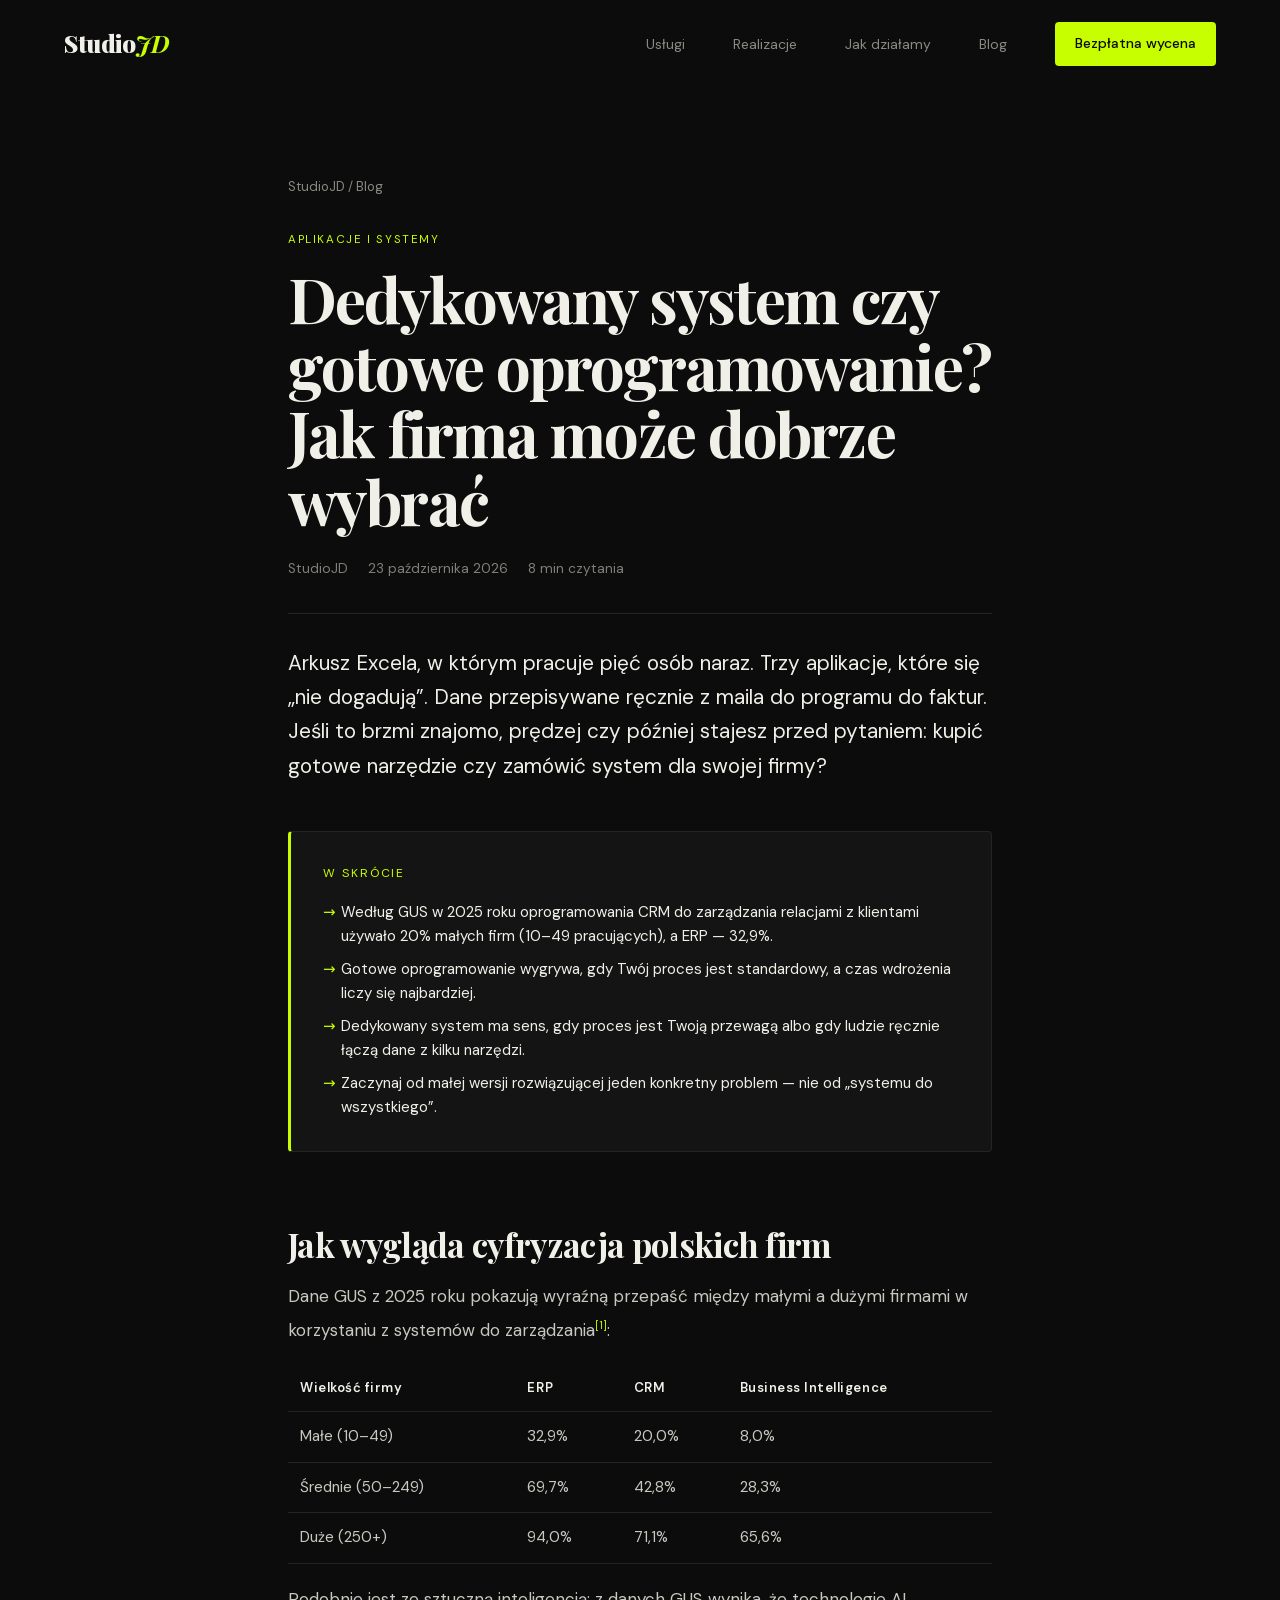
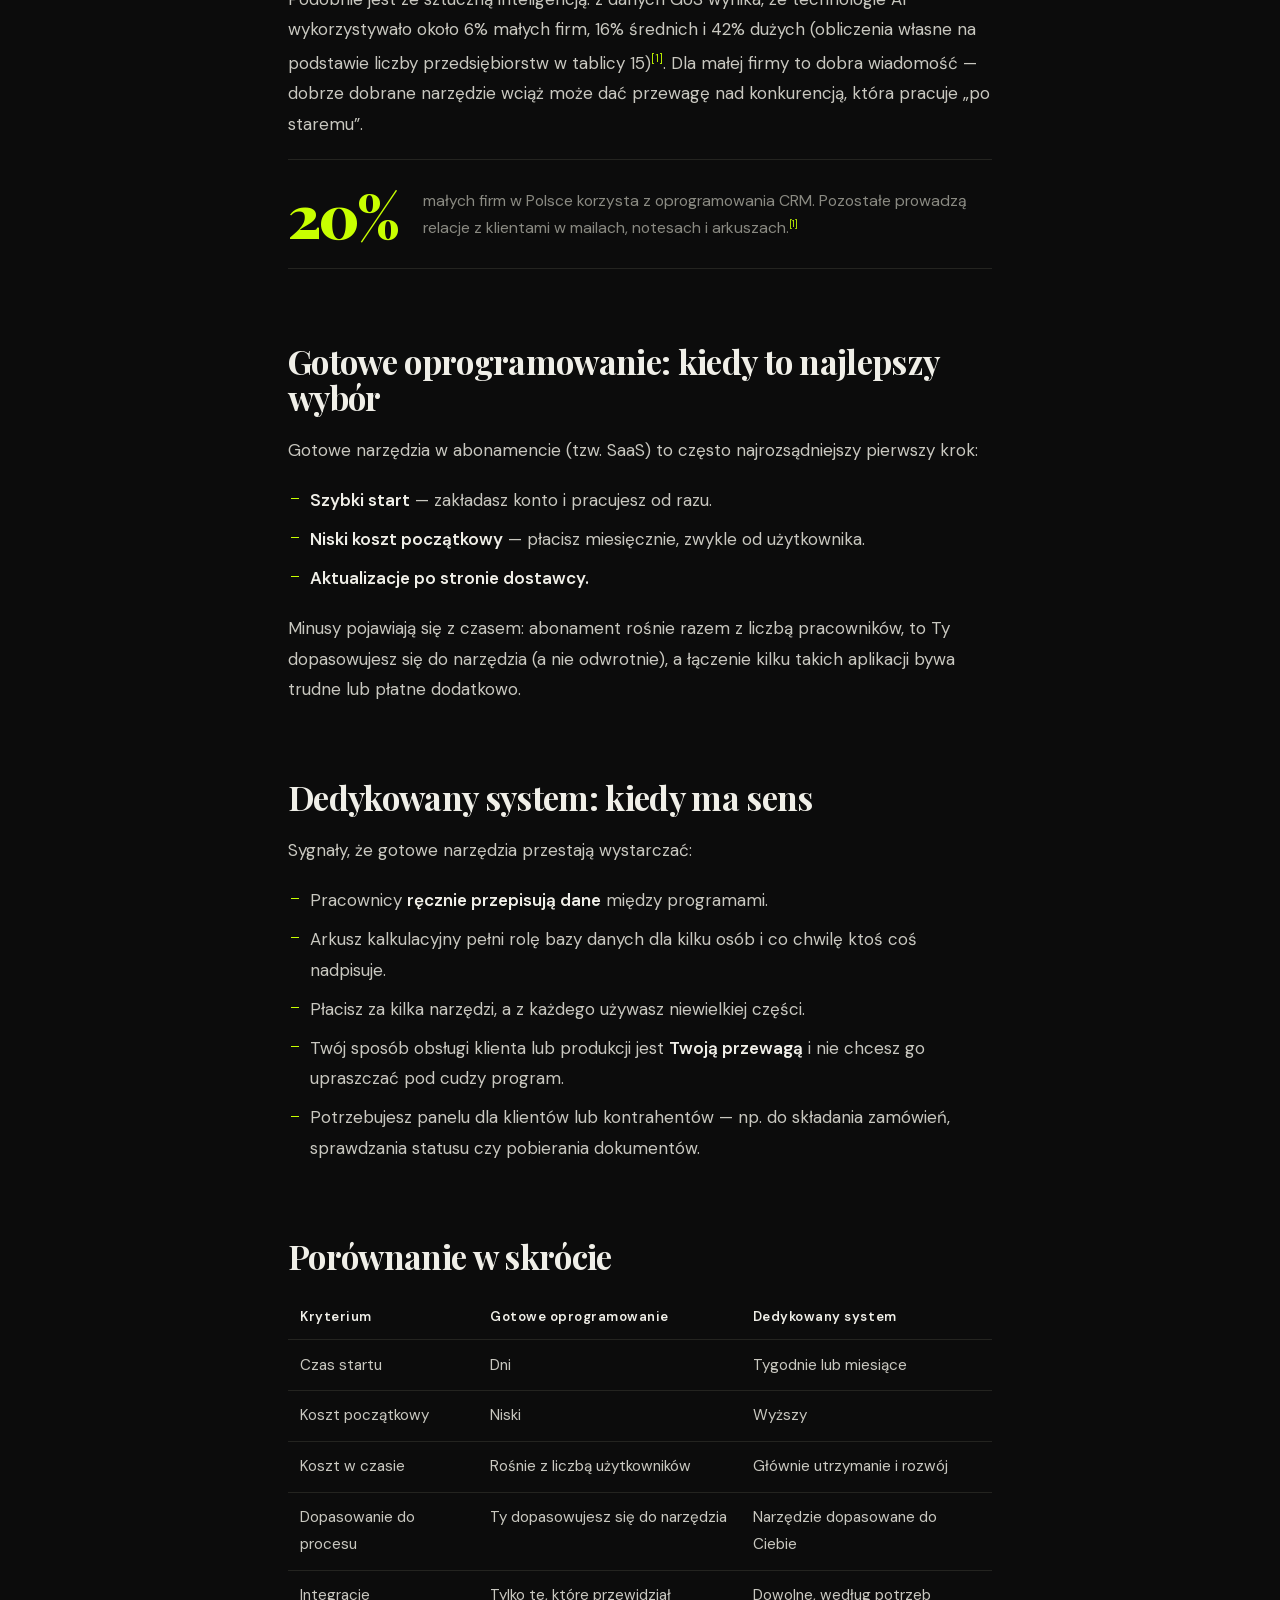
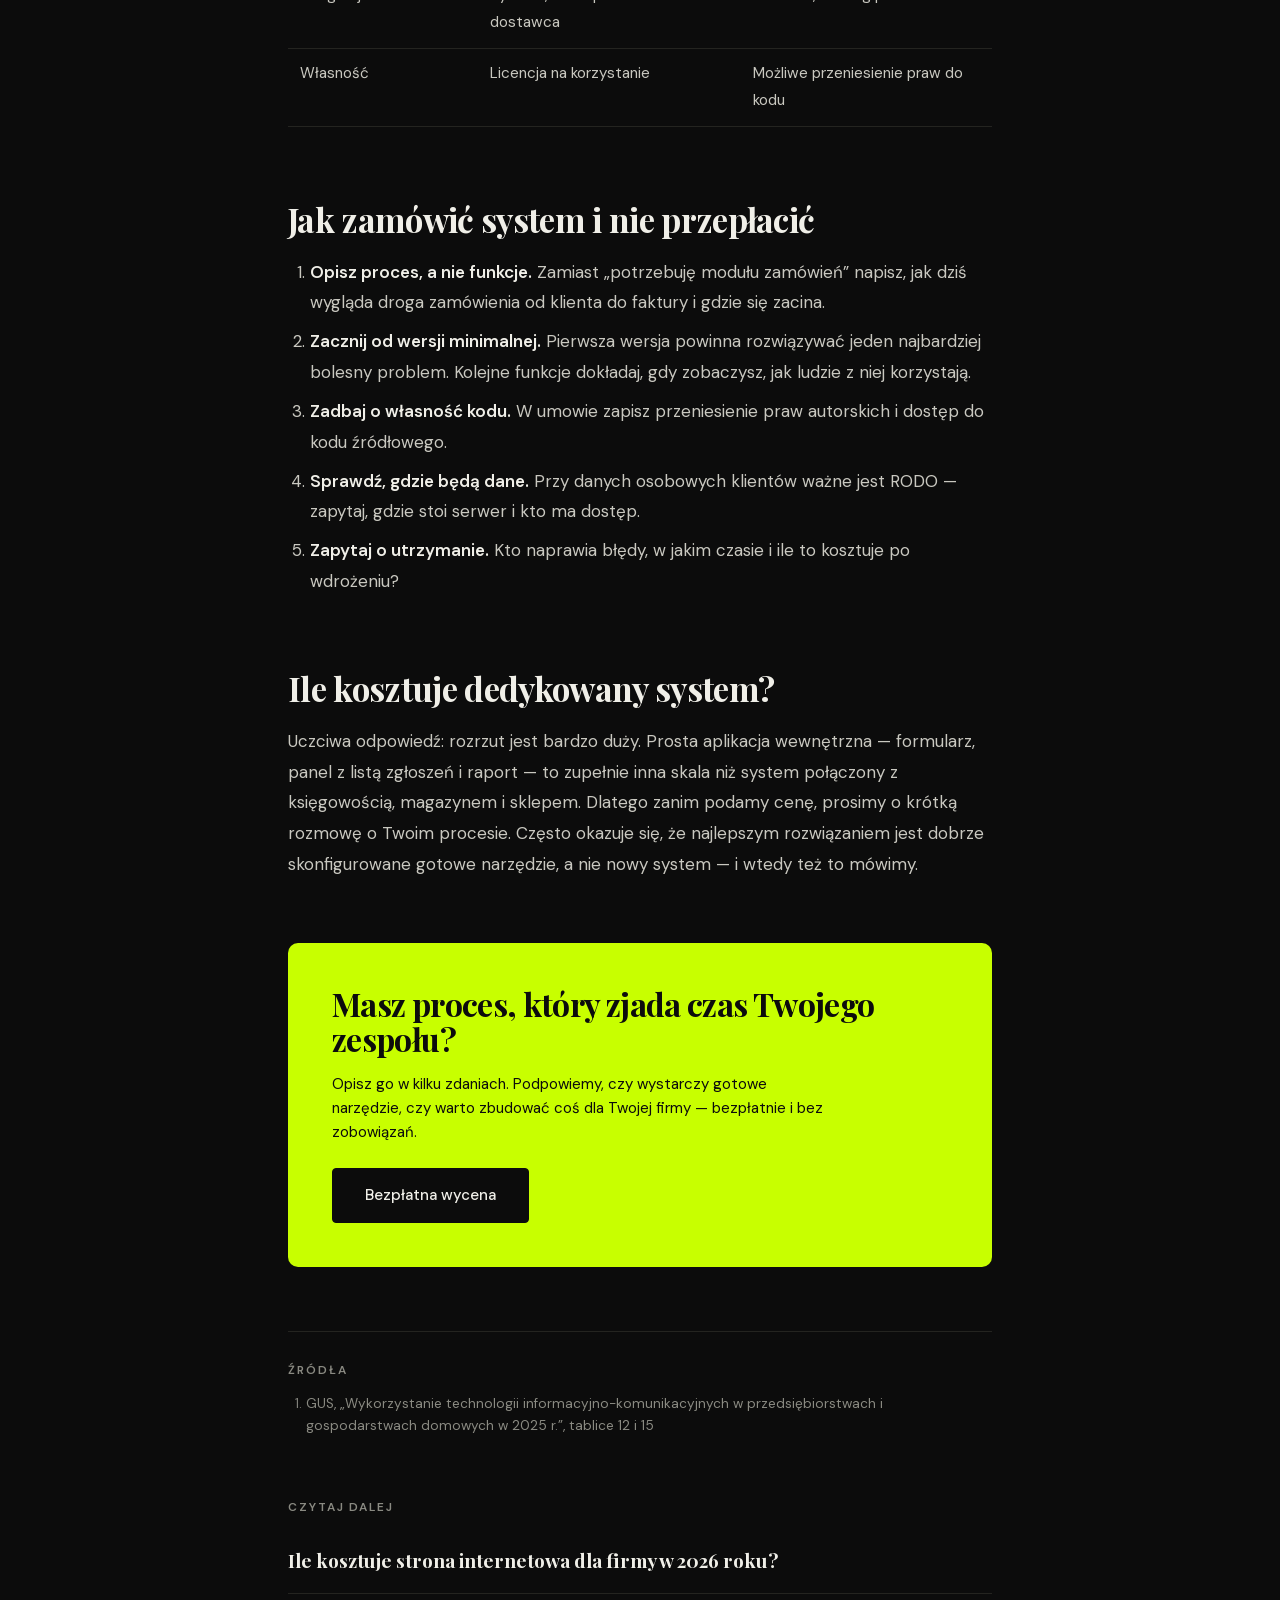
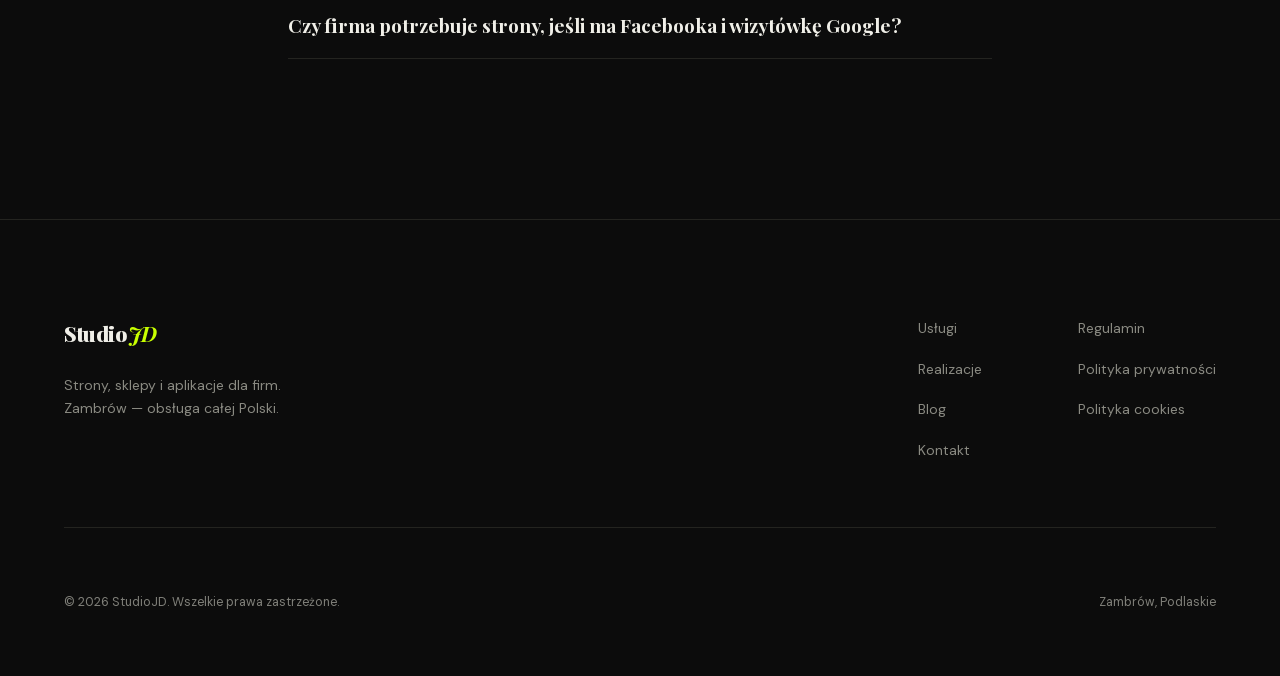
<file: blog/dedykowany-system-czy-gotowe-oprogramowanie.html>
<!DOCTYPE html>
<html lang="pl">
<head>
  <meta charset="UTF-8">
  <meta name="viewport" content="width=device-width, initial-scale=1.0">
  <title>Dedykowany system czy gotowe oprogramowanie? Jak firma może dobrze wybrać — Blog StudioJD</title>
  <meta name="description" content="Kiedy wystarczy gotowa aplikacja w abonamencie, a kiedy opłaca się system szyty na miarę. Dane GUS o cyfryzacji polskich firm i praktyczna lista kontrolna.">
  <meta name="robots" content="index, follow, max-snippet:-1, max-image-preview:large">
  <link rel="canonical" href="https://www.studiojd.pl/blog/dedykowany-system-czy-gotowe-oprogramowanie">
  <link rel="icon" href="/favicon.svg" type="image/svg+xml">
  <link rel="apple-touch-icon" href="/favicon.svg">
  <meta property="og:type" content="article">
  <meta property="og:url" content="https://www.studiojd.pl/blog/dedykowany-system-czy-gotowe-oprogramowanie">
  <meta property="og:title" content="Dedykowany system czy gotowe oprogramowanie? Jak firma może dobrze wybrać">
  <meta property="og:description" content="Kiedy wystarczy gotowa aplikacja w abonamencie, a kiedy opłaca się system szyty na miarę. Dane GUS o cyfryzacji polskich firm i praktyczna lista kontrolna.">
  <meta property="og:image" content="https://www.studiojd.pl/og-image.png">
  <meta property="og:locale" content="pl_PL">
  <meta property="og:site_name" content="StudioJD">
  <meta name="twitter:card" content="summary_large_image">
  <link rel="preload" href="/fonts/playfair-display-normal-latin.woff2" as="font" type="font/woff2" crossorigin>
  <link rel="preload" href="/fonts/dm-sans-normal-latin.woff2" as="font" type="font/woff2" crossorigin>
  <link rel="stylesheet" href="/css/style.css">
  <script type="application/ld+json">
  {
    "@context": "https://schema.org",
    "@graph": [
      {
        "@type": "BlogPosting",
        "headline": "Dedykowany system czy gotowe oprogramowanie? Jak firma może dobrze wybrać",
        "description": "Kiedy wystarczy gotowa aplikacja w abonamencie, a kiedy opłaca się system szyty na miarę. Dane GUS o cyfryzacji polskich firm i praktyczna lista kontrolna.",
        "datePublished": "2026-10-23",
        "dateModified": "2026-10-23",
        "inLanguage": "pl-PL",
        "mainEntityOfPage": "https://www.studiojd.pl/blog/dedykowany-system-czy-gotowe-oprogramowanie",
        "author": {
          "@type": "Organization",
          "name": "StudioJD",
          "url": "https://www.studiojd.pl",
          "logo": "https://www.studiojd.pl/favicon.svg"
        },
        "publisher": {
          "@type": "Organization",
          "name": "StudioJD",
          "url": "https://www.studiojd.pl",
          "logo": "https://www.studiojd.pl/favicon.svg"
        },
        "image": "https://www.studiojd.pl/og-image.png"
      },
      {
        "@type": "BreadcrumbList",
        "itemListElement": [
          {
            "@type": "ListItem",
            "position": 1,
            "name": "StudioJD",
            "item": "https://www.studiojd.pl/"
          },
          {
            "@type": "ListItem",
            "position": 2,
            "name": "Blog",
            "item": "https://www.studiojd.pl/blog"
          },
          {
            "@type": "ListItem",
            "position": 3,
            "name": "Dedykowany system czy gotowe oprogramowanie? Jak firma może dobrze wybrać",
            "item": "https://www.studiojd.pl/blog/dedykowany-system-czy-gotowe-oprogramowanie"
          }
        ]
      }
    ]
  }
  </script>
</head>
<body>
  <a class="skip-link" href="#main">Przejdź do treści</a>
  <header class="site-header is-scrolled" id="siteHeader">
    <nav class="nav container" aria-label="Nawigacja główna">
      <a class="nav__logo" href="/" aria-label="StudioJD — strona główna">
        <span class="logo-text">Studio<em>JD</em></span>
      </a>
      <button class="nav__toggle" id="navToggle" aria-expanded="false" aria-controls="navMenu" aria-label="Otwórz menu">
        <span></span><span></span>
      </button>
      <ul class="nav__menu" id="navMenu" role="list">
        <li><a href="/#uslugi">Usługi</a></li>
        <li><a href="/#realizacje">Realizacje</a></li>
        <li><a href="/#proces">Jak działamy</a></li>
        <li><a href="/blog" aria-current="page">Blog</a></li>
        <li><a href="/#kontakt" class="nav__cta">Bezpłatna wycena</a></li>
      </ul>
    </nav>
  </header>

  <main id="main">
    <article class="article">
      <div class="container">
        <div class="article__inner">
          <p class="article__crumbs"><a href="/">StudioJD</a> / <a href="/blog">Blog</a></p>
          <p class="article__cat">Aplikacje i systemy</p>
          <h1 class="article__title">Dedykowany system czy gotowe oprogramowanie? Jak firma może dobrze wybrać</h1>
          <p class="article__meta">
            <span>StudioJD</span>
            <time datetime="2026-10-23">23 października 2026</time>
            <span>8 min czytania</span>
          </p>
          <p class="article__lead">Arkusz Excela, w którym pracuje pięć osób naraz. Trzy aplikacje, które się „nie dogadują”. Dane przepisywane ręcznie z maila do programu do faktur. Jeśli to brzmi znajomo, prędzej czy później stajesz przed pytaniem: kupić gotowe narzędzie czy zamówić system dla swojej firmy?</p>

          <aside class="keybox" aria-label="Najważniejsze w skrócie">
            <p class="keybox__title">W skrócie</p>
            <ul>
            <li>Według GUS w 2025 roku oprogramowania CRM do zarządzania relacjami z klientami używało 20% małych firm (10–49 pracujących), a ERP — 32,9%.</li>
            <li>Gotowe oprogramowanie wygrywa, gdy Twój proces jest standardowy, a czas wdrożenia liczy się najbardziej.</li>
            <li>Dedykowany system ma sens, gdy proces jest Twoją przewagą albo gdy ludzie ręcznie łączą dane z kilku narzędzi.</li>
            <li>Zaczynaj od małej wersji rozwiązującej jeden konkretny problem — nie od „systemu do wszystkiego”.</li>
            </ul>
          </aside>

          <div class="prose">
            <h2>Jak wygląda cyfryzacja polskich firm</h2>
            <p>Dane GUS z 2025 roku pokazują wyraźną przepaść między małymi a dużymi firmami w korzystaniu z systemów do zarządzania<sup><a href="#zr-1" aria-label="Źródło 1">[1]</a></sup>:</p>
            <div class="table-wrap">
              <table>
                <thead><tr><th scope="col">Wielkość firmy</th><th scope="col">ERP</th><th scope="col">CRM</th><th scope="col">Business Intelligence</th></tr></thead>
                <tbody>
                  <tr><td>Małe (10–49)</td><td>32,9%</td><td>20,0%</td><td>8,0%</td></tr>
                  <tr><td>Średnie (50–249)</td><td>69,7%</td><td>42,8%</td><td>28,3%</td></tr>
                  <tr><td>Duże (250+)</td><td>94,0%</td><td>71,1%</td><td>65,6%</td></tr>
                </tbody>
              </table>
            </div>
            <p>Podobnie jest ze sztuczną inteligencją: z danych GUS wynika, że technologie AI wykorzystywało około 6% małych firm, 16% średnich i 42% dużych (obliczenia własne na podstawie liczby przedsiębiorstw w tablicy 15)<sup><a href="#zr-1" aria-label="Źródło 1">[1]</a></sup>. Dla małej firmy to dobra wiadomość — dobrze dobrane narzędzie wciąż może dać przewagę nad konkurencją, która pracuje „po staremu”.</p>
            <div class="stat-callout">
              <span class="stat-callout__num">20%</span>
              <p class="stat-callout__text">małych firm w Polsce korzysta z oprogramowania CRM. Pozostałe prowadzą relacje z klientami w mailach, notesach i arkuszach.<sup><a href="#zr-1" aria-label="Źródło 1">[1]</a></sup></p>
            </div>

            <h2>Gotowe oprogramowanie: kiedy to najlepszy wybór</h2>
            <p>Gotowe narzędzia w abonamencie (tzw. SaaS) to często najrozsądniejszy pierwszy krok:</p>
            <ul>
              <li><strong>Szybki start</strong> — zakładasz konto i pracujesz od razu.</li>
              <li><strong>Niski koszt początkowy</strong> — płacisz miesięcznie, zwykle od użytkownika.</li>
              <li><strong>Aktualizacje po stronie dostawcy.</strong></li>
            </ul>
            <p>Minusy pojawiają się z czasem: abonament rośnie razem z liczbą pracowników, to Ty dopasowujesz się do narzędzia (a nie odwrotnie), a łączenie kilku takich aplikacji bywa trudne lub płatne dodatkowo.</p>

            <h2>Dedykowany system: kiedy ma sens</h2>
            <p>Sygnały, że gotowe narzędzia przestają wystarczać:</p>
            <ul>
              <li>Pracownicy <strong>ręcznie przepisują dane</strong> między programami.</li>
              <li>Arkusz kalkulacyjny pełni rolę bazy danych dla kilku osób i co chwilę ktoś coś nadpisuje.</li>
              <li>Płacisz za kilka narzędzi, a z każdego używasz niewielkiej części.</li>
              <li>Twój sposób obsługi klienta lub produkcji jest <strong>Twoją przewagą</strong> i nie chcesz go upraszczać pod cudzy program.</li>
              <li>Potrzebujesz panelu dla klientów lub kontrahentów — np. do składania zamówień, sprawdzania statusu czy pobierania dokumentów.</li>
            </ul>

            <h2>Porównanie w skrócie</h2>
            <div class="table-wrap">
              <table>
                <thead><tr><th scope="col">Kryterium</th><th scope="col">Gotowe oprogramowanie</th><th scope="col">Dedykowany system</th></tr></thead>
                <tbody>
                  <tr><td>Czas startu</td><td>Dni</td><td>Tygodnie lub miesiące</td></tr>
                  <tr><td>Koszt początkowy</td><td>Niski</td><td>Wyższy</td></tr>
                  <tr><td>Koszt w czasie</td><td>Rośnie z liczbą użytkowników</td><td>Głównie utrzymanie i rozwój</td></tr>
                  <tr><td>Dopasowanie do procesu</td><td>Ty dopasowujesz się do narzędzia</td><td>Narzędzie dopasowane do Ciebie</td></tr>
                  <tr><td>Integracje</td><td>Tylko te, które przewidział dostawca</td><td>Dowolne, według potrzeb</td></tr>
                  <tr><td>Własność</td><td>Licencja na korzystanie</td><td>Możliwe przeniesienie praw do kodu</td></tr>
                </tbody>
              </table>
            </div>

            <h2>Jak zamówić system i nie przepłacić</h2>
            <ol>
              <li><strong>Opisz proces, a nie funkcje.</strong> Zamiast „potrzebuję modułu zamówień” napisz, jak dziś wygląda droga zamówienia od klienta do faktury i gdzie się zacina.</li>
              <li><strong>Zacznij od wersji minimalnej.</strong> Pierwsza wersja powinna rozwiązywać jeden najbardziej bolesny problem. Kolejne funkcje dokładaj, gdy zobaczysz, jak ludzie z niej korzystają.</li>
              <li><strong>Zadbaj o własność kodu.</strong> W umowie zapisz przeniesienie praw autorskich i dostęp do kodu źródłowego.</li>
              <li><strong>Sprawdź, gdzie będą dane.</strong> Przy danych osobowych klientów ważne jest RODO — zapytaj, gdzie stoi serwer i kto ma dostęp.</li>
              <li><strong>Zapytaj o utrzymanie.</strong> Kto naprawia błędy, w jakim czasie i ile to kosztuje po wdrożeniu?</li>
            </ol>

            <h2>Ile kosztuje dedykowany system?</h2>
            <p>Uczciwa odpowiedź: rozrzut jest bardzo duży. Prosta aplikacja wewnętrzna — formularz, panel z listą zgłoszeń i raport — to zupełnie inna skala niż system połączony z księgowością, magazynem i sklepem. Dlatego zanim podamy cenę, prosimy o krótką rozmowę o Twoim procesie. Często okazuje się, że najlepszym rozwiązaniem jest dobrze skonfigurowane gotowe narzędzie, a nie nowy system — i wtedy też to mówimy.</p>
          </div>

          <aside class="article-cta">
            <h2>Masz proces, który zjada czas Twojego zespołu?</h2>
            <p>Opisz go w kilku zdaniach. Podpowiemy, czy wystarczy gotowe narzędzie, czy warto zbudować coś dla Twojej firmy — bezpłatnie i bez zobowiązań.</p>
            <a href="/#kontakt" class="btn">Bezpłatna wycena</a>
          </aside>

          <section class="sources" aria-labelledby="sources-h">
            <h2 id="sources-h">Źródła</h2>
            <ol>
            <li id="zr-1"><a href="https://stat.gov.pl/obszary-tematyczne/nauka-i-technika-spoleczenstwo-informacyjne/spoleczenstwo-informacyjne/wykorzystanie-technologii-informacyjno-komunikacyjnych-w-przedsiebiorstwach-i-gospodarstwach-domowych-w-2025-r-,3,25.html" rel="noopener" target="_blank">GUS, „Wykorzystanie technologii informacyjno-komunikacyjnych w przedsiębiorstwach i gospodarstwach domowych w 2025 r.”, tablice 12 i 15</a></li>
            </ol>
          </section>

          <nav class="related" aria-labelledby="related-h">
            <h2 id="related-h">Czytaj dalej</h2>
          <a href="/blog/ile-kosztuje-strona-internetowa-dla-firmy">Ile kosztuje strona internetowa dla firmy w 2026 roku?</a>
          <a href="/blog/czy-firma-potrzebuje-strony-internetowej">Czy firma potrzebuje strony, jeśli ma Facebooka i wizytówkę Google?</a>
          </nav>
        </div>
      </div>
    </article>
  </main>

  <footer class="site-footer" role="contentinfo">
    <div class="container">
      <div class="footer__top">
        <div class="footer__brand">
          <a href="/" class="logo-text" aria-label="StudioJD strona główna">Studio<em>JD</em></a>
          <p>Strony, sklepy i aplikacje dla firm.<br>Zambrów — obsługa całej Polski.</p>
        </div>
        <nav class="footer__nav" aria-label="Nawigacja w stopce">
          <ul role="list">
            <li><a href="/#uslugi">Usługi</a></li>
            <li><a href="/#realizacje">Realizacje</a></li>
            <li><a href="/blog">Blog</a></li>
            <li><a href="/#kontakt">Kontakt</a></li>
          </ul>
          <ul role="list">
            <li><a href="/regulamin">Regulamin</a></li>
            <li><a href="/polityka-prywatnosci">Polityka prywatności</a></li>
            <li><a href="/polityka-cookies">Polityka cookies</a></li>
          </ul>
        </nav>
      </div>
      <div class="footer__bottom">
        <p>&copy; 2026 StudioJD. Wszelkie prawa zastrzeżone.</p>
        <p class="footer__nip">Zambrów, Podlaskie</p>
      </div>
    </div>
  </footer>

  <script src="/js/main.js" defer></script>
</body>
</html>
</file>
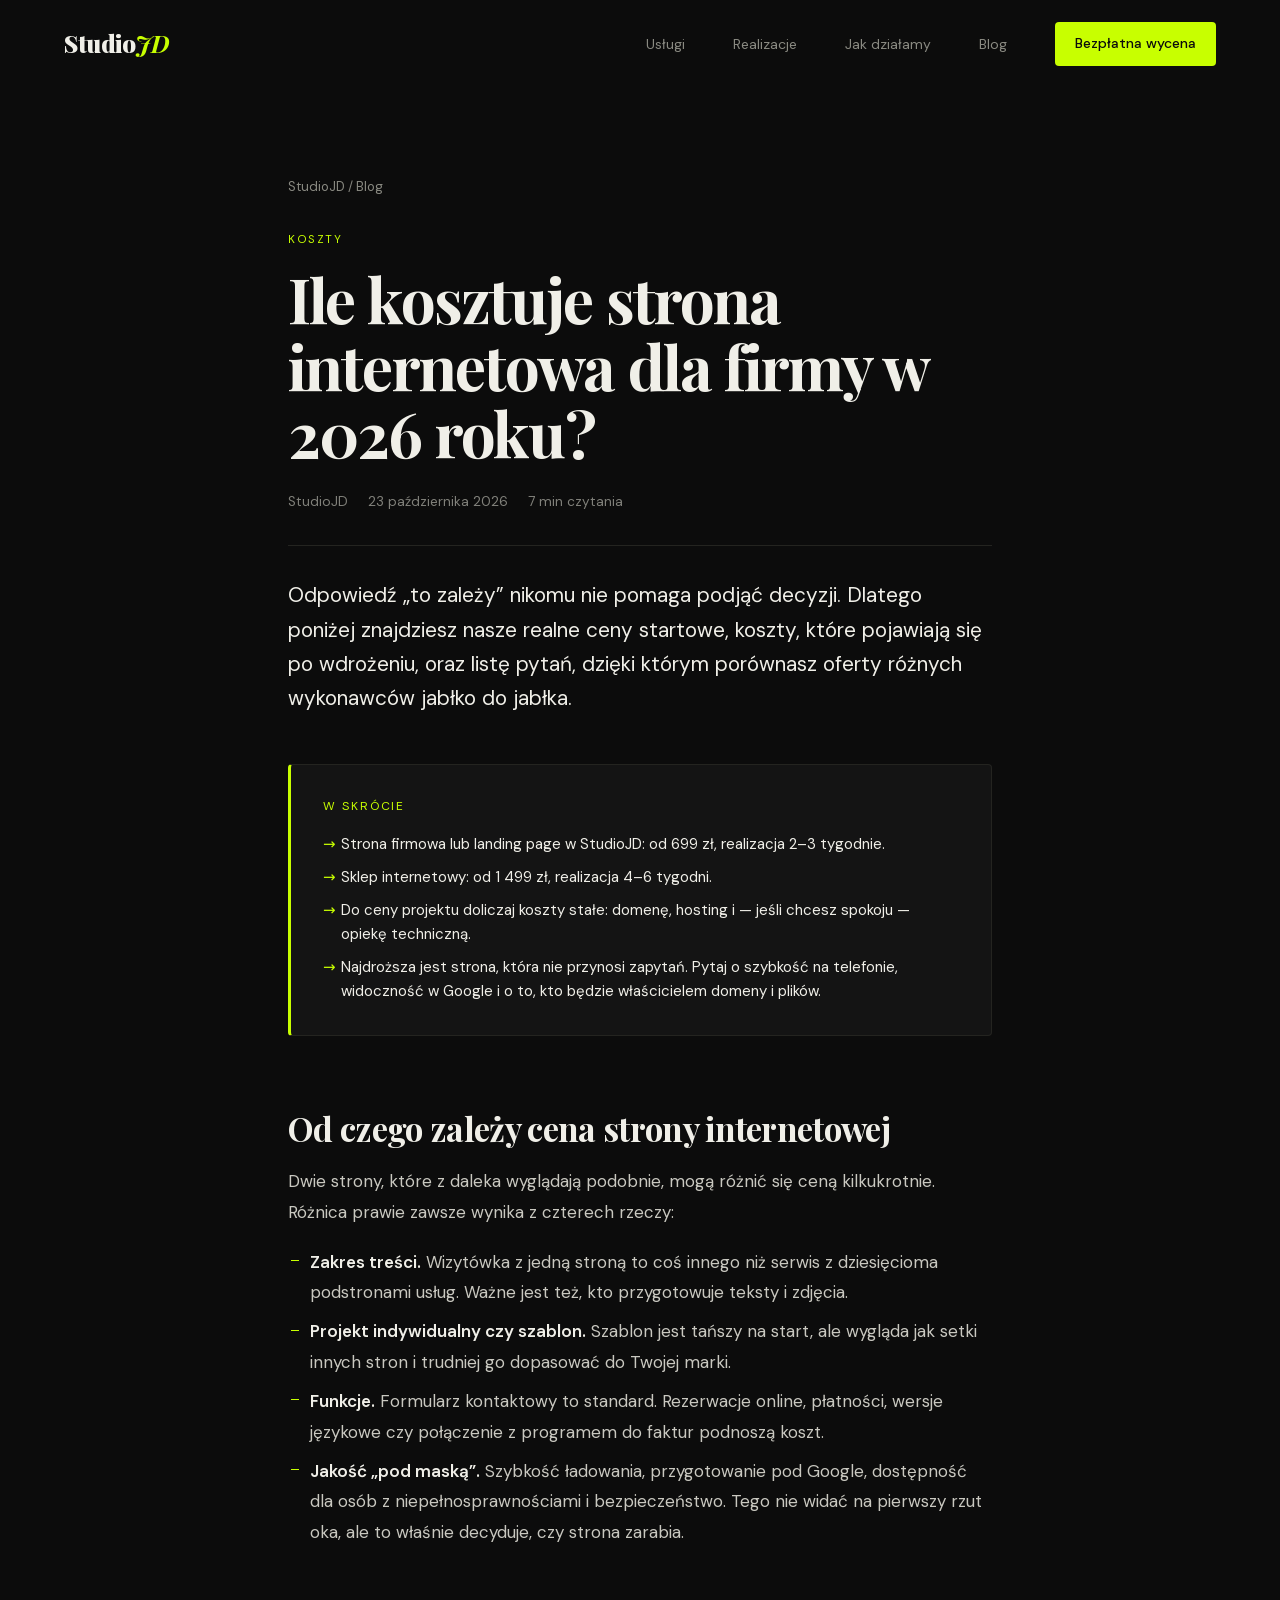
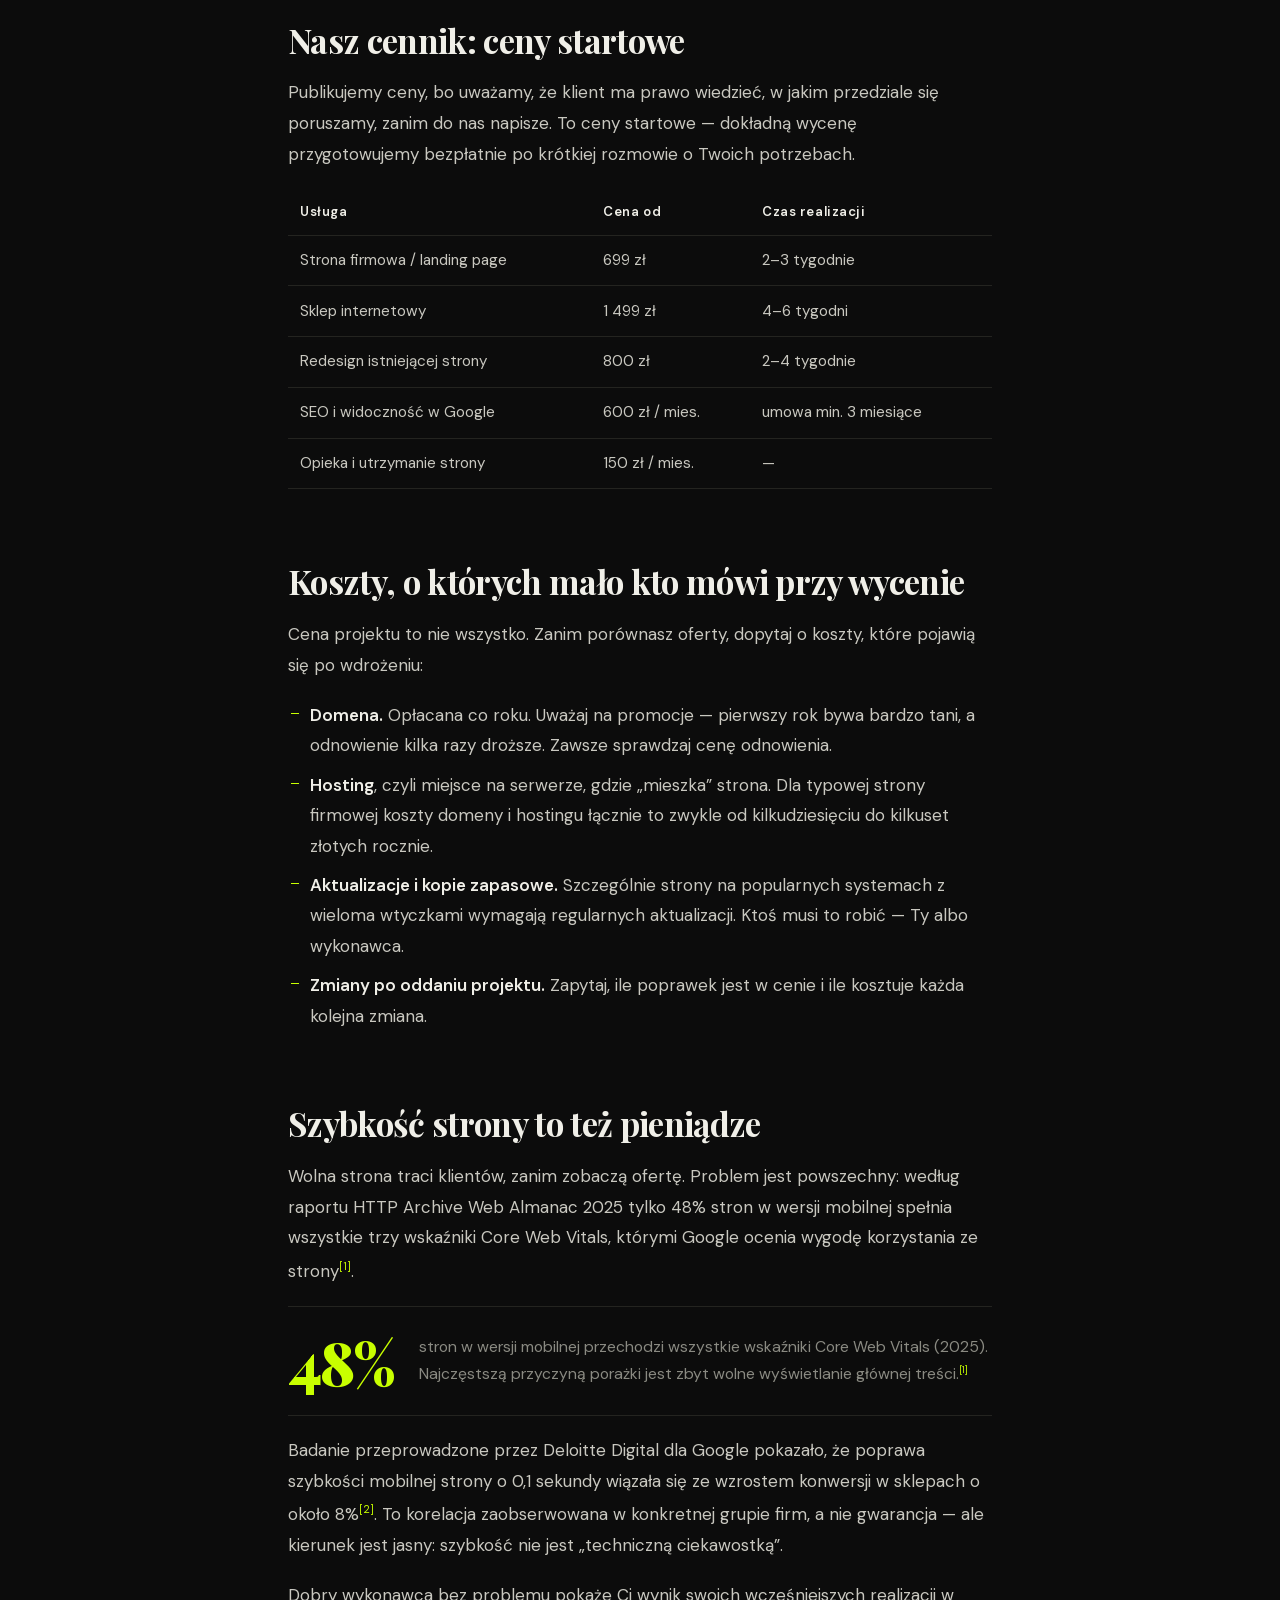
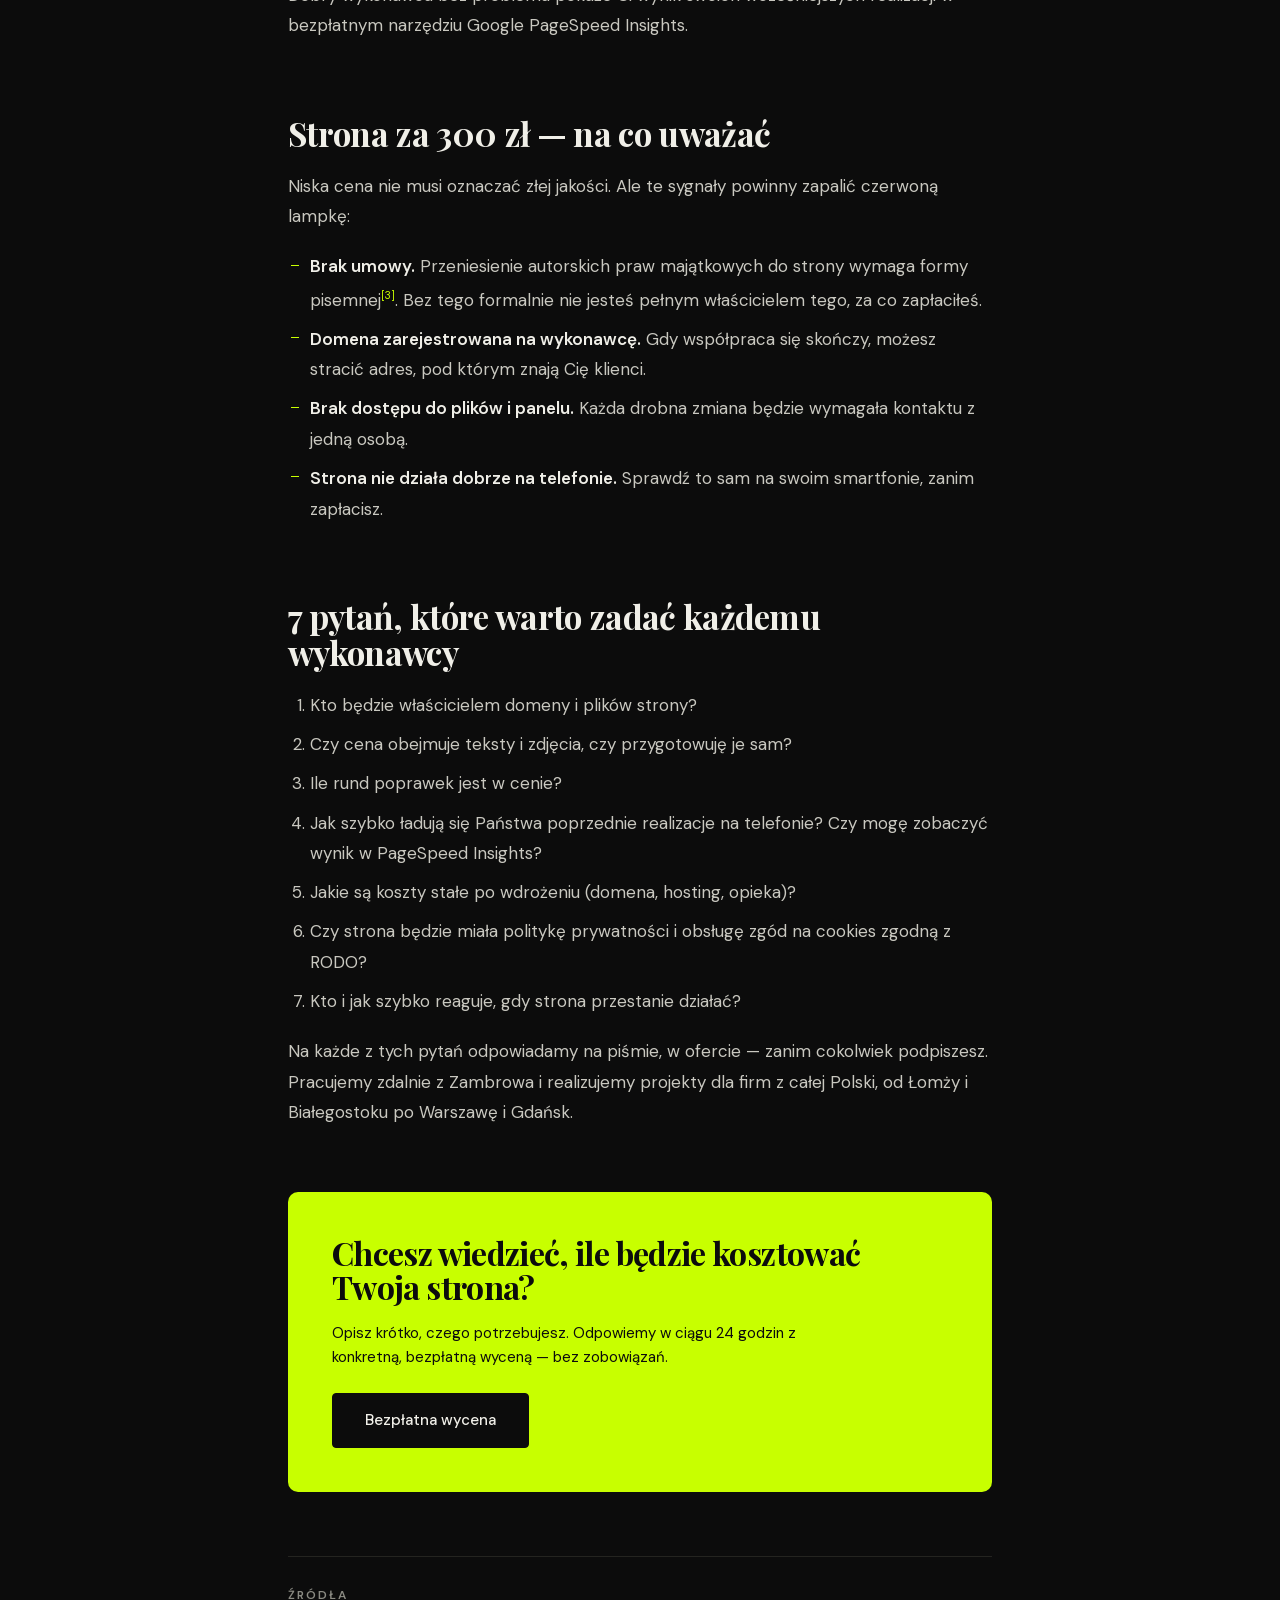
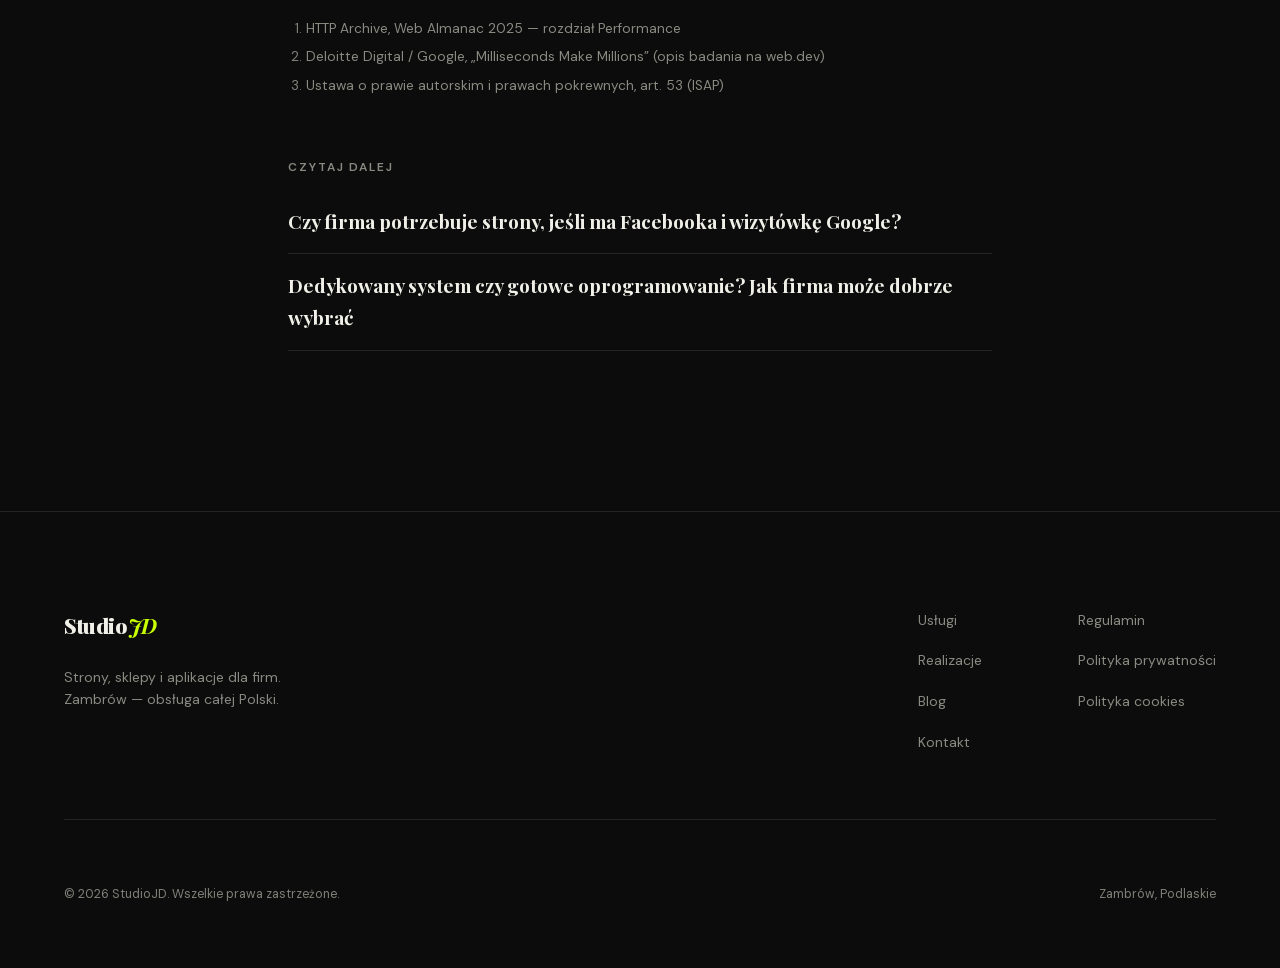
<file: blog/ile-kosztuje-strona-internetowa-dla-firmy.html>
<!DOCTYPE html>
<html lang="pl">
<head>
  <meta charset="UTF-8">
  <meta name="viewport" content="width=device-width, initial-scale=1.0">
  <title>Ile kosztuje strona internetowa dla firmy w 2026 roku? — Blog StudioJD</title>
  <meta name="description" content="Konkretne ceny startowe, koszty stałe, o których mało kto mówi przy wycenie, i 7 pytań, które warto zadać każdemu wykonawcy przed podpisaniem umowy.">
  <meta name="robots" content="index, follow, max-snippet:-1, max-image-preview:large">
  <link rel="canonical" href="https://www.studiojd.pl/blog/ile-kosztuje-strona-internetowa-dla-firmy">
  <link rel="icon" href="/favicon.svg" type="image/svg+xml">
  <link rel="apple-touch-icon" href="/favicon.svg">
  <meta property="og:type" content="article">
  <meta property="og:url" content="https://www.studiojd.pl/blog/ile-kosztuje-strona-internetowa-dla-firmy">
  <meta property="og:title" content="Ile kosztuje strona internetowa dla firmy w 2026 roku?">
  <meta property="og:description" content="Konkretne ceny startowe, koszty stałe, o których mało kto mówi przy wycenie, i 7 pytań, które warto zadać każdemu wykonawcy przed podpisaniem umowy.">
  <meta property="og:image" content="https://www.studiojd.pl/og-image.png">
  <meta property="og:locale" content="pl_PL">
  <meta property="og:site_name" content="StudioJD">
  <meta name="twitter:card" content="summary_large_image">
  <link rel="preload" href="/fonts/playfair-display-normal-latin.woff2" as="font" type="font/woff2" crossorigin>
  <link rel="preload" href="/fonts/dm-sans-normal-latin.woff2" as="font" type="font/woff2" crossorigin>
  <link rel="stylesheet" href="/css/style.css">
  <script type="application/ld+json">
  {
    "@context": "https://schema.org",
    "@graph": [
      {
        "@type": "BlogPosting",
        "headline": "Ile kosztuje strona internetowa dla firmy w 2026 roku?",
        "description": "Konkretne ceny startowe, koszty stałe, o których mało kto mówi przy wycenie, i 7 pytań, które warto zadać każdemu wykonawcy przed podpisaniem umowy.",
        "datePublished": "2026-10-23",
        "dateModified": "2026-10-23",
        "inLanguage": "pl-PL",
        "mainEntityOfPage": "https://www.studiojd.pl/blog/ile-kosztuje-strona-internetowa-dla-firmy",
        "author": {
          "@type": "Organization",
          "name": "StudioJD",
          "url": "https://www.studiojd.pl",
          "logo": "https://www.studiojd.pl/favicon.svg"
        },
        "publisher": {
          "@type": "Organization",
          "name": "StudioJD",
          "url": "https://www.studiojd.pl",
          "logo": "https://www.studiojd.pl/favicon.svg"
        },
        "image": "https://www.studiojd.pl/og-image.png"
      },
      {
        "@type": "BreadcrumbList",
        "itemListElement": [
          {
            "@type": "ListItem",
            "position": 1,
            "name": "StudioJD",
            "item": "https://www.studiojd.pl/"
          },
          {
            "@type": "ListItem",
            "position": 2,
            "name": "Blog",
            "item": "https://www.studiojd.pl/blog"
          },
          {
            "@type": "ListItem",
            "position": 3,
            "name": "Ile kosztuje strona internetowa dla firmy w 2026 roku?",
            "item": "https://www.studiojd.pl/blog/ile-kosztuje-strona-internetowa-dla-firmy"
          }
        ]
      }
    ]
  }
  </script>
</head>
<body>
  <a class="skip-link" href="#main">Przejdź do treści</a>
  <header class="site-header is-scrolled" id="siteHeader">
    <nav class="nav container" aria-label="Nawigacja główna">
      <a class="nav__logo" href="/" aria-label="StudioJD — strona główna">
        <span class="logo-text">Studio<em>JD</em></span>
      </a>
      <button class="nav__toggle" id="navToggle" aria-expanded="false" aria-controls="navMenu" aria-label="Otwórz menu">
        <span></span><span></span>
      </button>
      <ul class="nav__menu" id="navMenu" role="list">
        <li><a href="/#uslugi">Usługi</a></li>
        <li><a href="/#realizacje">Realizacje</a></li>
        <li><a href="/#proces">Jak działamy</a></li>
        <li><a href="/blog" aria-current="page">Blog</a></li>
        <li><a href="/#kontakt" class="nav__cta">Bezpłatna wycena</a></li>
      </ul>
    </nav>
  </header>

  <main id="main">
    <article class="article">
      <div class="container">
        <div class="article__inner">
          <p class="article__crumbs"><a href="/">StudioJD</a> / <a href="/blog">Blog</a></p>
          <p class="article__cat">Koszty</p>
          <h1 class="article__title">Ile kosztuje strona internetowa dla firmy w 2026 roku?</h1>
          <p class="article__meta">
            <span>StudioJD</span>
            <time datetime="2026-10-23">23 października 2026</time>
            <span>7 min czytania</span>
          </p>
          <p class="article__lead">Odpowiedź „to zależy” nikomu nie pomaga podjąć decyzji. Dlatego poniżej znajdziesz nasze realne ceny startowe, koszty, które pojawiają się po wdrożeniu, oraz listę pytań, dzięki którym porównasz oferty różnych wykonawców jabłko do jabłka.</p>

          <aside class="keybox" aria-label="Najważniejsze w skrócie">
            <p class="keybox__title">W skrócie</p>
            <ul>
            <li>Strona firmowa lub landing page w StudioJD: od 699 zł, realizacja 2–3 tygodnie.</li>
            <li>Sklep internetowy: od 1 499 zł, realizacja 4–6 tygodni.</li>
            <li>Do ceny projektu doliczaj koszty stałe: domenę, hosting i — jeśli chcesz spokoju — opiekę techniczną.</li>
            <li>Najdroższa jest strona, która nie przynosi zapytań. Pytaj o szybkość na telefonie, widoczność w Google i o to, kto będzie właścicielem domeny i plików.</li>
            </ul>
          </aside>

          <div class="prose">
            <h2>Od czego zależy cena strony internetowej</h2>
            <p>Dwie strony, które z daleka wyglądają podobnie, mogą różnić się ceną kilkukrotnie. Różnica prawie zawsze wynika z czterech rzeczy:</p>
            <ul>
              <li><strong>Zakres treści.</strong> Wizytówka z jedną stroną to coś innego niż serwis z dziesięcioma podstronami usług. Ważne jest też, kto przygotowuje teksty i zdjęcia.</li>
              <li><strong>Projekt indywidualny czy szablon.</strong> Szablon jest tańszy na start, ale wygląda jak setki innych stron i trudniej go dopasować do Twojej marki.</li>
              <li><strong>Funkcje.</strong> Formularz kontaktowy to standard. Rezerwacje online, płatności, wersje językowe czy połączenie z programem do faktur podnoszą koszt.</li>
              <li><strong>Jakość „pod maską”.</strong> Szybkość ładowania, przygotowanie pod Google, dostępność dla osób z niepełnosprawnościami i bezpieczeństwo. Tego nie widać na pierwszy rzut oka, ale to właśnie decyduje, czy strona zarabia.</li>
            </ul>

            <h2>Nasz cennik: ceny startowe</h2>
            <p>Publikujemy ceny, bo uważamy, że klient ma prawo wiedzieć, w jakim przedziale się poruszamy, zanim do nas napisze. To ceny startowe — dokładną wycenę przygotowujemy bezpłatnie po krótkiej rozmowie o Twoich potrzebach.</p>
            <div class="table-wrap">
              <table>
                <thead><tr><th scope="col">Usługa</th><th scope="col">Cena od</th><th scope="col">Czas realizacji</th></tr></thead>
                <tbody>
                  <tr><td>Strona firmowa / landing page</td><td>699 zł</td><td>2–3 tygodnie</td></tr>
                  <tr><td>Sklep internetowy</td><td>1 499 zł</td><td>4–6 tygodni</td></tr>
                  <tr><td>Redesign istniejącej strony</td><td>800 zł</td><td>2–4 tygodnie</td></tr>
                  <tr><td>SEO i widoczność w Google</td><td>600 zł / mies.</td><td>umowa min. 3 miesiące</td></tr>
                  <tr><td>Opieka i utrzymanie strony</td><td>150 zł / mies.</td><td>—</td></tr>
                </tbody>
              </table>
            </div>

            <h2>Koszty, o których mało kto mówi przy wycenie</h2>
            <p>Cena projektu to nie wszystko. Zanim porównasz oferty, dopytaj o koszty, które pojawią się po wdrożeniu:</p>
            <ul>
              <li><strong>Domena.</strong> Opłacana co roku. Uważaj na promocje — pierwszy rok bywa bardzo tani, a odnowienie kilka razy droższe. Zawsze sprawdzaj cenę odnowienia.</li>
              <li><strong>Hosting</strong>, czyli miejsce na serwerze, gdzie „mieszka” strona. Dla typowej strony firmowej koszty domeny i hostingu łącznie to zwykle od kilkudziesięciu do kilkuset złotych rocznie.</li>
              <li><strong>Aktualizacje i kopie zapasowe.</strong> Szczególnie strony na popularnych systemach z wieloma wtyczkami wymagają regularnych aktualizacji. Ktoś musi to robić — Ty albo wykonawca.</li>
              <li><strong>Zmiany po oddaniu projektu.</strong> Zapytaj, ile poprawek jest w cenie i ile kosztuje każda kolejna zmiana.</li>
            </ul>

            <h2>Szybkość strony to też pieniądze</h2>
            <p>Wolna strona traci klientów, zanim zobaczą ofertę. Problem jest powszechny: według raportu HTTP Archive Web Almanac 2025 tylko 48% stron w wersji mobilnej spełnia wszystkie trzy wskaźniki Core Web Vitals, którymi Google ocenia wygodę korzystania ze strony<sup><a href="#zr-1" aria-label="Źródło 1">[1]</a></sup>.</p>
            <div class="stat-callout">
              <span class="stat-callout__num">48%</span>
              <p class="stat-callout__text">stron w wersji mobilnej przechodzi wszystkie wskaźniki Core Web Vitals (2025). Najczęstszą przyczyną porażki jest zbyt wolne wyświetlanie głównej treści.<sup><a href="#zr-1" aria-label="Źródło 1">[1]</a></sup></p>
            </div>
            <p>Badanie przeprowadzone przez Deloitte Digital dla Google pokazało, że poprawa szybkości mobilnej strony o 0,1 sekundy wiązała się ze wzrostem konwersji w sklepach o około 8%<sup><a href="#zr-2" aria-label="Źródło 2">[2]</a></sup>. To korelacja zaobserwowana w konkretnej grupie firm, a nie gwarancja — ale kierunek jest jasny: szybkość nie jest „techniczną ciekawostką”.</p>
            <p>Dobry wykonawca bez problemu pokaże Ci wynik swoich wcześniejszych realizacji w bezpłatnym narzędziu Google PageSpeed Insights.</p>

            <h2>Strona za 300 zł — na co uważać</h2>
            <p>Niska cena nie musi oznaczać złej jakości. Ale te sygnały powinny zapalić czerwoną lampkę:</p>
            <ul>
              <li><strong>Brak umowy.</strong> Przeniesienie autorskich praw majątkowych do strony wymaga formy pisemnej<sup><a href="#zr-3" aria-label="Źródło 3">[3]</a></sup>. Bez tego formalnie nie jesteś pełnym właścicielem tego, za co zapłaciłeś.</li>
              <li><strong>Domena zarejestrowana na wykonawcę.</strong> Gdy współpraca się skończy, możesz stracić adres, pod którym znają Cię klienci.</li>
              <li><strong>Brak dostępu do plików i panelu.</strong> Każda drobna zmiana będzie wymagała kontaktu z jedną osobą.</li>
              <li><strong>Strona nie działa dobrze na telefonie.</strong> Sprawdź to sam na swoim smartfonie, zanim zapłacisz.</li>
            </ul>

            <h2>7 pytań, które warto zadać każdemu wykonawcy</h2>
            <ol>
              <li>Kto będzie właścicielem domeny i plików strony?</li>
              <li>Czy cena obejmuje teksty i zdjęcia, czy przygotowuję je sam?</li>
              <li>Ile rund poprawek jest w cenie?</li>
              <li>Jak szybko ładują się Państwa poprzednie realizacje na telefonie? Czy mogę zobaczyć wynik w PageSpeed Insights?</li>
              <li>Jakie są koszty stałe po wdrożeniu (domena, hosting, opieka)?</li>
              <li>Czy strona będzie miała politykę prywatności i obsługę zgód na cookies zgodną z RODO?</li>
              <li>Kto i jak szybko reaguje, gdy strona przestanie działać?</li>
            </ol>
            <p>Na każde z tych pytań odpowiadamy na piśmie, w ofercie — zanim cokolwiek podpiszesz. Pracujemy zdalnie z Zambrowa i realizujemy projekty dla firm z całej Polski, od Łomży i Białegostoku po Warszawę i Gdańsk.</p>
          </div>

          <aside class="article-cta">
            <h2>Chcesz wiedzieć, ile będzie kosztować Twoja strona?</h2>
            <p>Opisz krótko, czego potrzebujesz. Odpowiemy w ciągu 24 godzin z konkretną, bezpłatną wyceną — bez zobowiązań.</p>
            <a href="/#kontakt" class="btn">Bezpłatna wycena</a>
          </aside>

          <section class="sources" aria-labelledby="sources-h">
            <h2 id="sources-h">Źródła</h2>
            <ol>
            <li id="zr-1"><a href="https://almanac.httparchive.org/en/2025/performance" rel="noopener" target="_blank">HTTP Archive, Web Almanac 2025 — rozdział Performance</a></li>
            <li id="zr-2"><a href="https://web.dev/case-studies/milliseconds-make-millions" rel="noopener" target="_blank">Deloitte Digital / Google, „Milliseconds Make Millions” (opis badania na web.dev)</a></li>
            <li id="zr-3"><a href="https://isap.sejm.gov.pl/isap.nsf/DocDetails.xsp?id=WDU19940240083" rel="noopener" target="_blank">Ustawa o prawie autorskim i prawach pokrewnych, art. 53 (ISAP)</a></li>
            </ol>
          </section>

          <nav class="related" aria-labelledby="related-h">
            <h2 id="related-h">Czytaj dalej</h2>
          <a href="/blog/czy-firma-potrzebuje-strony-internetowej">Czy firma potrzebuje strony, jeśli ma Facebooka i wizytówkę Google?</a>
          <a href="/blog/dedykowany-system-czy-gotowe-oprogramowanie">Dedykowany system czy gotowe oprogramowanie? Jak firma może dobrze wybrać</a>
          </nav>
        </div>
      </div>
    </article>
  </main>

  <footer class="site-footer" role="contentinfo">
    <div class="container">
      <div class="footer__top">
        <div class="footer__brand">
          <a href="/" class="logo-text" aria-label="StudioJD strona główna">Studio<em>JD</em></a>
          <p>Strony, sklepy i aplikacje dla firm.<br>Zambrów — obsługa całej Polski.</p>
        </div>
        <nav class="footer__nav" aria-label="Nawigacja w stopce">
          <ul role="list">
            <li><a href="/#uslugi">Usługi</a></li>
            <li><a href="/#realizacje">Realizacje</a></li>
            <li><a href="/blog">Blog</a></li>
            <li><a href="/#kontakt">Kontakt</a></li>
          </ul>
          <ul role="list">
            <li><a href="/regulamin">Regulamin</a></li>
            <li><a href="/polityka-prywatnosci">Polityka prywatności</a></li>
            <li><a href="/polityka-cookies">Polityka cookies</a></li>
          </ul>
        </nav>
      </div>
      <div class="footer__bottom">
        <p>&copy; 2026 StudioJD. Wszelkie prawa zastrzeżone.</p>
        <p class="footer__nip">Zambrów, Podlaskie</p>
      </div>
    </div>
  </footer>

  <script src="/js/main.js" defer></script>
</body>
</html>
</file>
<file: css/style.css>
/* ════════════════════════════════════════════
   FONTY — hostowane lokalnie (szybszy LCP, brak zapytań do Google)
════════════════════════════════════════════ */
@font-face {
  font-family: 'DM Sans';
  font-style: normal;
  font-weight: 300 600;
  font-display: swap;
  src: url('/fonts/dm-sans-normal-latin-ext.woff2') format('woff2');
  unicode-range: U+0100-02BA, U+02BD-02C5, U+02C7-02CC, U+02CE-02D7, U+02DD-02FF, U+0304, U+0308, U+0329, U+1D00-1DBF, U+1E00-1E9F, U+1EF2-1EFF, U+2020, U+20A0-20AB, U+20AD-20C4, U+2113, U+2C60-2C7F, U+A720-A7FF;
}
@font-face {
  font-family: 'DM Sans';
  font-style: normal;
  font-weight: 300 600;
  font-display: swap;
  src: url('/fonts/dm-sans-normal-latin.woff2') format('woff2');
  unicode-range: U+0000-00FF, U+0131, U+0152-0153, U+02BB-02BC, U+02C6, U+02DA, U+02DC, U+0304, U+0308, U+0329, U+2000-206F, U+20AC, U+2122, U+2191, U+2193, U+2212, U+2215, U+FEFF, U+FFFD;
}
@font-face {
  font-family: 'Playfair Display';
  font-style: italic;
  font-weight: 400 700;
  font-display: swap;
  src: url('/fonts/playfair-display-italic-latin-ext.woff2') format('woff2');
  unicode-range: U+0100-02BA, U+02BD-02C5, U+02C7-02CC, U+02CE-02D7, U+02DD-02FF, U+0304, U+0308, U+0329, U+1D00-1DBF, U+1E00-1E9F, U+1EF2-1EFF, U+2020, U+20A0-20AB, U+20AD-20C4, U+2113, U+2C60-2C7F, U+A720-A7FF;
}
@font-face {
  font-family: 'Playfair Display';
  font-style: italic;
  font-weight: 400 700;
  font-display: swap;
  src: url('/fonts/playfair-display-italic-latin.woff2') format('woff2');
  unicode-range: U+0000-00FF, U+0131, U+0152-0153, U+02BB-02BC, U+02C6, U+02DA, U+02DC, U+0304, U+0308, U+0329, U+2000-206F, U+20AC, U+2122, U+2191, U+2193, U+2212, U+2215, U+FEFF, U+FFFD;
}
@font-face {
  font-family: 'Playfair Display';
  font-style: normal;
  font-weight: 700 900;
  font-display: swap;
  src: url('/fonts/playfair-display-normal-latin-ext.woff2') format('woff2');
  unicode-range: U+0100-02BA, U+02BD-02C5, U+02C7-02CC, U+02CE-02D7, U+02DD-02FF, U+0304, U+0308, U+0329, U+1D00-1DBF, U+1E00-1E9F, U+1EF2-1EFF, U+2020, U+20A0-20AB, U+20AD-20C4, U+2113, U+2C60-2C7F, U+A720-A7FF;
}
@font-face {
  font-family: 'Playfair Display';
  font-style: normal;
  font-weight: 700 900;
  font-display: swap;
  src: url('/fonts/playfair-display-normal-latin.woff2') format('woff2');
  unicode-range: U+0000-00FF, U+0131, U+0152-0153, U+02BB-02BC, U+02C6, U+02DA, U+02DC, U+0304, U+0308, U+0329, U+2000-206F, U+20AC, U+2122, U+2191, U+2193, U+2212, U+2215, U+FEFF, U+FFFD;
}


/* ════════════════════════════════════════════
   TOKENS
════════════════════════════════════════════ */
:root {
  --bg:        #0C0C0C;
  --bg-2:      #141414;
  --bg-3:      #1C1C1C;
  --accent:    #C8FF00;
  --accent-2:  #9ECC00;
  --text:      #F0EFE8;
  --text-2:    #8A8A82;
  --text-3:    #80807A; /* min. 4.5:1 na --bg i --bg-2 (WCAG AA) */
  --border:    #242420;
  --border-2:  #2E2E28;
  --green:     #4ADE80;

  --font-serif: 'Playfair Display', Georgia, serif;
  --font-sans:  'DM Sans', system-ui, -apple-system, sans-serif;

  --h1: clamp(3.5rem, 10vw, 10rem);
  --h2: clamp(1.9rem, 4.5vw, 3.75rem);
  --h3: clamp(1.05rem, 1.8vw, 1.3rem);

  --radius:    4px;
  --radius-md: 10px;

  --ease:    cubic-bezier(0.16, 1, 0.3, 1);
  --t:       240ms;
  --t-slow:  640ms;

  --container: 1280px;
  --gutter:    clamp(1.25rem, 5vw, 4rem);

  --s1:  0.5rem;
  --s2:  1rem;
  --s3:  1.5rem;
  --s4:  2rem;
  --s6:  3rem;
  --s8:  4rem;
  --s12: 6rem;
  --s16: 8rem;
  --s20: 10rem;
}

/* ════════════════════════════════════════════
   RESET
════════════════════════════════════════════ */
*, *::before, *::after { box-sizing: border-box; margin: 0; padding: 0; }
html {
  scroll-behavior: smooth;
  -webkit-font-smoothing: antialiased;
  -moz-osx-font-smoothing: grayscale;
  text-rendering: optimizeLegibility;
}
body {
  background: var(--bg);
  color: var(--text);
  font-family: var(--font-sans);
  font-size: clamp(0.9375rem, 1.1vw, 1.0625rem);
  line-height: 1.65;
  overflow-x: hidden;
}
img, video, svg { max-width: 100%; height: auto; display: block; }
a { color: inherit; text-decoration: none; }
button { cursor: pointer; border: none; background: none; font: inherit; color: inherit; }
ul, ol { list-style: none; }
input, textarea, select { font: inherit; color: inherit; }
h1, h2, h3, h4 { font-family: var(--font-serif); line-height: 1.08; font-weight: 700; }

/* ════════════════════════════════════════════
   UTILITIES
════════════════════════════════════════════ */
.container {
  width: 100%;
  max-width: var(--container);
  margin-inline: auto;
  padding-inline: var(--gutter);
}

.visually-hidden {
  position: absolute;
  width: 1px; height: 1px;
  overflow: hidden;
  clip: rect(0,0,0,0);
  white-space: nowrap;
}

.skip-link {
  position: absolute;
  top: -200%;
  left: 1rem;
  z-index: 9999;
  padding: 0.75rem 1.5rem;
  background: var(--accent);
  color: var(--bg);
  font-weight: 600;
  border-radius: var(--radius);
  transition: top 0.15s;
}
.skip-link:focus { top: 1rem; }

/* ════════════════════════════════════════════
   TYPOGRAPHY AIDS
════════════════════════════════════════════ */
.section-heading { letter-spacing: -0.025em; }
.section-heading em { color: var(--accent); font-style: italic; }

.section-header {
  display: flex;
  align-items: baseline;
  gap: var(--s4);
  margin-bottom: var(--s12);
}

.section-number {
  font-family: var(--font-sans);
  font-size: 0.75rem;
  font-weight: 500;
  color: var(--text-3);
  letter-spacing: 0.15em;
  text-transform: uppercase;
  flex-shrink: 0;
  padding-top: 0.5em;
}

/* ════════════════════════════════════════════
   REVEAL ANIMATIONS
════════════════════════════════════════════ */
.reveal-up {
  opacity: 0;
  transform: translateY(36px);
  transition: opacity var(--t-slow) var(--ease),
              transform var(--t-slow) var(--ease);
}
.reveal-up.is-visible { opacity: 1; transform: translateY(0); }

/* Clip reveal for hero heading lines */
.reveal-clip {
  display: block;
  overflow: hidden;
  line-height: 0.96;
  padding-bottom: 0.14em;
}
.reveal-clip > span {
  display: block;
  transform: translateY(108%);
  transition: transform var(--t-slow) var(--ease);
}
.reveal-clip.is-visible > span { transform: translateY(0); }

@media (prefers-reduced-motion: reduce) {
  .reveal-up, .reveal-clip, .reveal-clip > span {
    opacity: 1; transform: none; transition: none;
  }
  * { animation-duration: 0.01ms !important; animation-iteration-count: 1 !important; }
}

/* ════════════════════════════════════════════
   BUTTONS
════════════════════════════════════════════ */
.btn {
  display: inline-flex;
  align-items: center;
  justify-content: center;
  gap: 0.5rem;
  padding: 0.875rem 2rem;
  font-family: var(--font-sans);
  font-size: 0.9375rem;
  font-weight: 500;
  border-radius: var(--radius);
  border: 1.5px solid transparent;
  transition: background var(--t) var(--ease),
              border-color var(--t) var(--ease),
              color var(--t) var(--ease),
              transform var(--t) var(--ease);
  white-space: nowrap;
  cursor: pointer;
  text-decoration: none;
  min-height: 48px;
}
.btn--primary {
  background: var(--accent);
  color: var(--bg);
  border-color: var(--accent);
}
.btn--primary:hover {
  background: var(--text);
  border-color: var(--text);
  transform: translateY(-2px);
}
.btn--ghost {
  background: transparent;
  color: var(--text);
  border-color: var(--border-2);
}
.btn--ghost:hover {
  border-color: var(--text-2);
  background: var(--bg-2);
}
.btn--full { width: 100%; }
.btn:focus-visible { outline: 2px solid var(--accent); outline-offset: 3px; }

.btn-spinner { display: none; }
.btn.is-loading .btn-label { display: none; }
.btn.is-loading .btn-spinner {
  display: block;
  width: 18px; height: 18px;
  border: 2px solid rgba(0,0,0,0.25);
  border-top-color: var(--bg);
  border-radius: 50%;
  animation: spin 0.6s linear infinite;
}
@keyframes spin { to { transform: rotate(360deg); } }

/* ════════════════════════════════════════════
   NAVIGATION
════════════════════════════════════════════ */
.site-header {
  position: fixed;
  inset: 0 0 auto;
  z-index: 100;
  padding-block: 1.375rem;
  transition: background var(--t) var(--ease),
              border-color var(--t) var(--ease),
              transform var(--t-slow) var(--ease);
  border-bottom: 1px solid transparent;
}
.site-header.is-scrolled {
  background: rgba(12,12,12,0.9);
  backdrop-filter: blur(16px);
  -webkit-backdrop-filter: blur(16px);
  border-color: var(--border);
}
.site-header.is-hidden { transform: translateY(-100%); }

.nav {
  display: flex;
  align-items: center;
  justify-content: space-between;
  gap: var(--s4);
}

.nav__logo, .logo-text {
  font-family: var(--font-serif);
  font-size: 1.5rem;
  font-weight: 900;
  color: var(--text);
  letter-spacing: -0.02em;
  text-decoration: none;
  display: inline-block;
}
.logo-text em { color: var(--accent); font-style: italic; }

.nav__menu {
  display: flex;
  align-items: center;
  gap: var(--s6);
}
.nav__menu a {
  font-size: 0.875rem;
  color: var(--text-2);
  transition: color var(--t) var(--ease);
}
.nav__menu a:hover { color: var(--text); }
.nav__menu a:focus-visible { outline: 2px solid var(--accent); border-radius: 2px; }

.nav__cta {
  padding: 0.625rem 1.25rem;
  background: var(--accent) !important;
  color: var(--bg) !important;
  border-radius: var(--radius);
  font-weight: 500 !important;
  min-height: 44px;
  display: flex;
  align-items: center;
}
.nav__cta:hover { background: var(--text) !important; transform: translateY(-1px); }

.nav__toggle {
  display: none;
  flex-direction: column;
  gap: 5px;
  padding: 6px;
  z-index: 101;
  min-width: 44px;
  min-height: 44px;
  align-items: center;
  justify-content: center;
}
.nav__toggle span {
  display: block;
  width: 24px; height: 1.5px;
  background: var(--text);
  transition: transform var(--t) var(--ease), opacity var(--t);
  transform-origin: center;
}
.nav__toggle[aria-expanded="true"] span:first-child {
  transform: translateY(6.5px) rotate(45deg);
}
.nav__toggle[aria-expanded="true"] span:last-child {
  transform: translateY(-6.5px) rotate(-45deg);
}

/* ════════════════════════════════════════════
   HERO
════════════════════════════════════════════ */
.hero {
  position: relative;
  min-height: 100svh;
  display: flex;
  flex-direction: column;
  justify-content: flex-end;
  padding-top: 5rem;
  padding-bottom: var(--s16);
  overflow: hidden;
}

/* Grain texture */
.hero::after {
  content: '';
  position: absolute;
  inset: 0;
  background-image: url("data:image/svg+xml,%3Csvg xmlns='http://www.w3.org/2000/svg' width='300' height='300'%3E%3Cfilter id='n'%3E%3CfeTurbulence type='fractalNoise' baseFrequency='0.7' numOctaves='4' stitchTiles='stitch'/%3E%3CfeColorMatrix type='saturate' values='0'/%3E%3C/filter%3E%3Crect width='300' height='300' filter='url(%23n)' opacity='0.035'/%3E%3C/svg%3E");
  pointer-events: none;
  z-index: 0;
}

.hero__bg {
  position: absolute;
  inset: 0;
  z-index: 0;
  overflow: hidden;
}

.hero__year {
  position: absolute;
  right: -2vw;
  top: 50%;
  transform: translateY(-50%);
  font-family: var(--font-serif);
  font-size: clamp(8rem, 22vw, 22rem);
  font-weight: 900;
  line-height: 1;
  color: transparent;
  -webkit-text-stroke: 1px var(--border);
  text-stroke: 1px var(--border);
  user-select: none;
  white-space: nowrap;
}

.hero__container {
  position: relative;
  z-index: 1;
  display: flex;
  flex-direction: column;
}

.hero__label {
  display: flex;
  align-items: center;
  gap: 0.875rem;
  margin-bottom: var(--s8);
  font-size: 0.75rem;
  color: var(--text-2);
  letter-spacing: 0.12em;
  text-transform: uppercase;
}
.label-line {
  display: block;
  width: 36px; height: 1px;
  background: var(--accent);
  flex-shrink: 0;
}

.hero__heading {
  font-size: var(--h1);
  font-weight: 900;
  letter-spacing: -0.035em;
  margin-bottom: var(--s8);
}
.hero__line--accent {
  color: var(--accent);
  margin-left: clamp(1.5rem, 8vw, 8rem);
}
.hero__line--accent > span { transition-delay: 140ms; }
.reveal-clip:last-child > span { transition-delay: 280ms; }

.hero__foot {
  display: flex;
  align-items: flex-end;
  justify-content: space-between;
  gap: var(--s8);
  padding-top: var(--s4);
  border-top: 1px solid var(--border);
}

.hero__sub {
  font-size: clamp(0.95rem, 1.4vw, 1.15rem);
  color: var(--text-2);
  line-height: 1.55;
  max-width: 36ch;
}

.hero__actions {
  display: flex;
  gap: var(--s2);
  flex-shrink: 0;
}

/* Stats — bottom right corner */
.hero__stats {
  position: fixed; /* intentionally fixed for visual interest */
  position: absolute;
  right: var(--gutter);
  bottom: var(--s16);
  z-index: 1;
  display: flex;
  flex-direction: column;
  align-items: flex-end;
  gap: var(--s4);
}

.stat {
  text-align: right;
}
.stat > span {
  display: block;
  font-family: var(--font-serif);
  font-size: clamp(2rem, 3.5vw, 3rem);
  font-weight: 700;
  line-height: 1;
  color: var(--text);
}
.stat > small {
  display: block;
  font-size: 0.75rem;
  color: var(--text-2);
  margin-top: 0.2em;
}
.stat-num { color: var(--text); }

/* Scroll hint */
.hero__scroll {
  position: absolute;
  bottom: var(--s8);
  left: var(--gutter);
  z-index: 1;
  display: flex;
  align-items: center;
  gap: 0.75rem;
  font-size: 0.7rem;
  color: var(--text-3);
  letter-spacing: 0.12em;
  text-transform: uppercase;
}
.scroll-bar {
  display: block;
  width: 36px; height: 1px;
  background: var(--border-2);
  position: relative;
  overflow: hidden;
}
.scroll-bar::after {
  content: '';
  position: absolute;
  inset: 0;
  background: var(--accent);
  transform: translateX(-100%);
  animation: scroll-march 2.5s ease-in-out infinite;
}
@keyframes scroll-march {
  0%   { transform: translateX(-100%); }
  50%  { transform: translateX(0); }
  100% { transform: translateX(100%); }
}

/* ════════════════════════════════════════════
   SCROLL PROGRESS BAR
════════════════════════════════════════════ */
.scroll-progress {
  position: fixed;
  top: 0; left: 0;
  height: 2px;
  width: 0%;
  background: var(--accent);
  z-index: 9999;
  transition: width 0.1s linear;
  pointer-events: none;
}

/* ════════════════════════════════════════════
   TICKER
════════════════════════════════════════════ */
.ticker-outer {
  position: relative;
  overflow: hidden;
  padding-block: 2.5rem;
  margin-top: calc(-1 * var(--s8));
  z-index: 2;
  pointer-events: none;
}

.ticker {
  background: var(--accent);
  padding-block: 0.9rem;
  overflow: hidden;
  transform: rotate(-1.75deg);
  box-shadow: 0 4px 40px rgba(200,255,0,0.15);
}

.ticker__track {
  display: flex;
  align-items: center;
  width: max-content;
  animation: scroll-ticker 28s linear infinite;
  will-change: transform;
}

.ticker:hover .ticker__track {
  animation-play-state: paused;
}

.ticker__item {
  font-family: var(--font-sans);
  font-size: 0.8125rem;
  font-weight: 600;
  color: var(--bg);
  text-transform: uppercase;
  letter-spacing: 0.1em;
  padding-inline: 2rem;
  white-space: nowrap;
}

.ticker__sep {
  color: rgba(12,12,12,0.3);
  font-size: 0.45rem;
  line-height: 1;
  flex-shrink: 0;
}

/* Ticker 2 — dark bg, lime text, reverse direction, opposite rotation */
.ticker-outer--reverse { margin-top: 0; }

.ticker--dark {
  background: var(--bg-2);
  transform: rotate(1.75deg);
  box-shadow: 0 4px 40px rgba(0,0,0,0.4);
  border-top: 1px solid var(--border);
  border-bottom: 1px solid var(--border);
}

.ticker__track--reverse {
  animation: scroll-ticker-reverse 28s linear infinite;
}

.ticker__item--lime { color: var(--accent); }
.ticker__sep--lime  { color: rgba(200,255,0,0.3); }

@keyframes scroll-ticker {
  from { transform: translateX(0); }
  to   { transform: translateX(-50%); }
}

@keyframes scroll-ticker-reverse {
  from { transform: translateX(-50%); }
  to   { transform: translateX(0); }
}

@media (prefers-reduced-motion: reduce) {
  .ticker__track,
  .ticker__track--reverse { animation: none; }
}

/* ════════════════════════════════════════════
   MANIFESTO
════════════════════════════════════════════ */
.manifesto {
  padding-block: var(--s20);
  border-top: 1px solid var(--border);
}

.manifesto__grid {
  display: grid;
  grid-template-columns: auto 1fr 1fr;
  gap: var(--s8) var(--s12);
  align-items: center;
}

.manifesto__number {
  font-family: var(--font-serif);
  font-size: clamp(4rem, 9vw, 9rem);
  font-weight: 900;
  color: var(--border-2);
  line-height: 1;
  user-select: none;
}

.manifesto__heading {
  font-size: clamp(1.6rem, 3.5vw, 2.75rem);
  letter-spacing: -0.025em;
  margin-bottom: var(--s6);
}

.manifesto__body p {
  color: var(--text-2);
  max-width: 62ch;
  margin-bottom: var(--s3);
}
.manifesto__body strong { color: var(--text); font-weight: 600; }

/* ── Browser mock ── */
.manifesto__visual {
  display: flex;
  flex-direction: column;
  align-items: center;
  gap: var(--s3);
}

.mock-browser {
  width: 100%;
  border-radius: 10px;
  overflow: hidden;
  border: 1px solid rgba(255,255,255,0.1);
  box-shadow: 0 24px 60px rgba(0,0,0,0.5), 0 0 0 1px rgba(200,255,0,0.06);
}

.mock-browser__chrome {
  display: flex;
  align-items: center;
  gap: 10px;
  padding: 9px 14px;
  background: #1C1C1C;
  border-bottom: 1px solid rgba(255,255,255,0.06);
}

.mock-browser__dots {
  display: flex;
  gap: 5px;
  flex-shrink: 0;
}
.mock-browser__dots span {
  width: 9px;
  height: 9px;
  border-radius: 50%;
}
.mock-browser__dots span:nth-child(1) { background: #FF5F57; }
.mock-browser__dots span:nth-child(2) { background: #FEBC2E; }
.mock-browser__dots span:nth-child(3) { background: #28C840; }

.mock-browser__url {
  flex: 1;
  background: rgba(255,255,255,0.06);
  border-radius: 4px;
  padding: 4px 10px;
  font-size: 0.65rem;
  color: rgba(255,255,255,0.25);
  font-family: var(--font-sans);
  letter-spacing: 0.02em;
}

.mock-browser__viewport {
  position: relative;
  height: 260px;
  overflow: hidden;
  background: #0C0C0C;
}

.mock-screen {
  position: absolute;
  inset: 0;
  padding: 18px 16px;
  opacity: 0;
  transform: translateY(10px);
  transition: opacity 0.5s var(--ease), transform 0.5s var(--ease);
  pointer-events: none;
}
.mock-screen--active {
  opacity: 1;
  transform: translateY(0);
}

.mock-screen__nav {
  display: flex;
  justify-content: space-between;
  align-items: center;
  margin-bottom: 22px;
}
.mock-nav-items { display: flex; gap: 8px; }

.mock-bar {
  background: rgba(255,255,255,0.08);
  border-radius: 3px;
  height: 8px;
}
.mock-bar--logo  { width: 56px; height: 10px; background: rgba(200,255,0,0.6); border-radius: 3px; }
.mock-bar--link  { width: 28px; height: 6px; }
.mock-bar--h1    { width: 88%; height: 20px; border-radius: 4px; margin-bottom: 9px; }
.mock-bar--short { width: 62%; }
.mock-bar--sub   { width: 72%; height: 7px; margin-bottom: 5px; }
.mock-bar--shorter { width: 48%; }
.mock-bar--cta   { width: 96px; height: 30px; background: var(--accent); border-radius: 5px; margin-top: 16px; }
.mock-bar--section-num { width: 22px; height: 7px; background: rgba(200,255,0,0.45); margin-bottom: 8px; }
.mock-bar--h2    { width: 52%; height: 13px; margin-bottom: 18px; }
.mock-bar--card-h { width: 80%; height: 8px; margin-bottom: 6px; }
.mock-bar--card-t { width: 90%; height: 6px; margin-bottom: 4px; opacity: 0.55; }
.mock-bar--submit { width: 100%; height: 30px; background: var(--accent); border-radius: 5px; margin-top: 10px; }

.mock-screen__hero { padding-top: 4px; }

.mock-screen__cards {
  display: grid;
  grid-template-columns: 1fr 1fr 1fr;
  gap: 8px;
}
.mock-card {
  background: rgba(255,255,255,0.04);
  border: 1px solid rgba(255,255,255,0.07);
  border-radius: 6px;
  padding: 10px 8px;
}
.mock-card__icon {
  width: 22px; height: 22px;
  border-radius: 4px;
  background: var(--accent);
  opacity: 0.25;
  margin-bottom: 8px;
}

.mock-field {
  height: 26px;
  background: rgba(255,255,255,0.05);
  border: 1px solid rgba(255,255,255,0.1);
  border-radius: 4px;
  margin-bottom: 8px;
}
.mock-field--tall { height: 54px; }

.mock-cursor {
  position: absolute;
  width: 0;
  height: 0;
  border-style: solid;
  border-width: 10px 6px 0 6px;
  border-color: rgba(255,255,255,0.85) transparent transparent transparent;
  pointer-events: none;
  z-index: 10;
  opacity: 0;
  transition: opacity 0.3s, left 0.9s cubic-bezier(0.25, 0.46, 0.45, 0.94), top 0.9s cubic-bezier(0.25, 0.46, 0.45, 0.94);
  transform: rotate(-15deg);
}

.mock-indicators {
  display: flex;
  gap: 6px;
  margin-top: 4px;
}
.mock-dot {
  width: 6px; height: 6px;
  border-radius: 3px;
  background: rgba(255,255,255,0.18);
  border: none;
  padding: 0;
  cursor: default;
  transition: background var(--t-base) var(--ease), width var(--t-base) var(--ease);
}
.mock-dot--active {
  background: var(--accent);
  width: 20px;
}

/* ════════════════════════════════════════════
   SERVICES
════════════════════════════════════════════ */
.services {
  padding-block: var(--s16);
  border-top: 1px solid var(--border);
}

/* Nowy układ tab-selektor */
.services__layout {
  display: grid;
  grid-template-columns: 280px 1fr;
  gap: 0;
  align-items: start;
}

/* ── Lewa nawigacja ── */
.services__nav {
  display: flex;
  flex-direction: column;
  border-left: 1px solid var(--border);
  position: sticky;
  top: 100px;
}

.svc-tab {
  display: grid;
  grid-template-columns: 36px 1fr 20px;
  align-items: center;
  gap: var(--s2) var(--s3);
  padding: var(--s4) var(--s4);
  background: none;
  border: none;
  border-left: 2px solid transparent;
  margin-left: -1px;
  cursor: pointer;
  text-align: left;
  color: var(--text-3);
  transition: color var(--t) var(--ease), border-color var(--t) var(--ease), background var(--t) var(--ease);
  position: relative;
}
.svc-tab:hover {
  color: var(--text-2);
  background: rgba(255,255,255,0.03);
}
.svc-tab.is-active {
  color: var(--text);
  border-left-color: var(--accent);
  background: rgba(200,255,0,0.04);
}

.svc-tab__num {
  font-family: var(--font-serif);
  font-size: 0.75rem;
  font-weight: 900;
  color: var(--text-3);
  line-height: 1;
  transition: color var(--t) var(--ease);
}
.svc-tab.is-active .svc-tab__num { color: var(--accent); }

.svc-tab__name {
  font-family: var(--font-sans);
  font-size: 0.875rem;
  font-weight: 500;
  line-height: 1.3;
}
.svc-tab__name small {
  font-size: 0.75rem;
  font-weight: 400;
  opacity: 0.6;
}

.svc-tab__arrow {
  opacity: 0;
  transform: translateX(-4px);
  transition: opacity var(--t) var(--ease), transform var(--t) var(--ease);
  color: var(--accent);
}
.svc-tab.is-active .svc-tab__arrow {
  opacity: 1;
  transform: translateX(0);
}

/* ── Prawy panel ── */
.services__content {
  display: grid;
  min-height: 420px;
  border-left: 1px solid var(--border);
  padding-left: var(--s12);
}

.svc-panel {
  grid-area: 1 / 1;
  opacity: 0;
  transform: translateY(14px);
  pointer-events: none;
  transition: opacity 0.4s var(--ease), transform 0.4s var(--ease);
}
.svc-panel.is-active {
  opacity: 1;
  transform: translateY(0);
  pointer-events: auto;
}

.svc-panel__ghost {
  display: block;
  font-family: var(--font-serif);
  font-size: clamp(6rem, 12vw, 11rem);
  font-weight: 900;
  line-height: 0.85;
  color: transparent;
  -webkit-text-stroke: 1px rgba(255,255,255,0.05);
  user-select: none;
  margin-bottom: calc(-1 * clamp(2rem, 4vw, 3.5rem));
  letter-spacing: -0.03em;
}

.svc-panel__label {
  font-size: 0.7rem;
  font-weight: 600;
  letter-spacing: 0.12em;
  text-transform: uppercase;
  color: var(--accent);
  margin-bottom: var(--s2);
}

.svc-panel__title {
  font-family: var(--font-serif);
  font-size: clamp(2rem, 4vw, 3.25rem);
  font-weight: 900;
  line-height: 1.05;
  letter-spacing: -0.025em;
  margin-bottom: var(--s5);
  color: var(--text);
}

.svc-panel__desc {
  color: var(--text-2);
  font-size: 0.9375rem;
  line-height: 1.7;
  max-width: 54ch;
  margin-bottom: var(--s6);
}

.svc-panel__list {
  list-style: none;
  display: grid;
  grid-template-columns: 1fr 1fr;
  gap: var(--s2) var(--s6);
  margin-bottom: var(--s8);
  padding: 0;
}
.svc-panel__list li {
  font-size: 0.875rem;
  color: var(--text-2);
  padding-left: var(--s4);
  position: relative;
  line-height: 1.5;
}
.svc-panel__list li::before {
  content: '';
  position: absolute;
  left: 0;
  top: 0.55em;
  width: 8px;
  height: 1px;
  background: var(--accent);
}

.svc-panel__meta {
  display: flex;
  gap: var(--s2);
  flex-wrap: wrap;
}

.svc-badge {
  display: inline-flex;
  align-items: center;
  padding: var(--s1) var(--s3);
  border-radius: 999px;
  font-size: 0.8125rem;
  font-weight: 600;
  background: var(--accent);
  color: #0C0C0C;
  letter-spacing: 0.01em;
}
.svc-badge--muted {
  background: transparent;
  border: 1px solid var(--border-2);
  color: var(--text-2);
  font-weight: 400;
}

/* ════════════════════════════════════════════
   PORTFOLIO
════════════════════════════════════════════ */
.portfolio {
  padding-block: var(--s16);
  border-top: 1px solid var(--border);
}

.portfolio__grid {
  display: grid;
  grid-template-columns: repeat(2, 1fr);
  gap: var(--s3);
  margin-bottom: var(--s8);
}

.portfolio-item {
  background: var(--bg-2);
  border: 1px solid var(--border);
  border-radius: var(--radius-md);
  overflow: hidden;
  transition: border-color var(--t) var(--ease),
              transform var(--t-slow) var(--ease);
}
.portfolio-item:hover {
  border-color: var(--border-2);
  transform: translateY(-6px);
}

/* Wide card spans both columns */
.portfolio-item--featured { grid-column: span 2; display: grid; grid-template-columns: 55% 1fr; }

.portfolio-item__visual {
  position: relative;
  aspect-ratio: 16 / 9;
  overflow: hidden;
}
.portfolio-item--featured .portfolio-item__visual { aspect-ratio: unset; }

.portfolio-item__visual::before {
  content: '';
  position: absolute;
  inset: 0;
  background: hsl(var(--hue, 0), 25%, 10%);
  transition: transform var(--t-slow) var(--ease);
}
.portfolio-item:hover .portfolio-item__visual::before { transform: scale(1.04); }

/* Grid pattern overlay */
.portfolio-item__visual::after {
  content: '';
  position: absolute;
  inset: 0;
  background-image:
    linear-gradient(hsl(var(--hue, 0), 40%, 22%) 1px, transparent 1px),
    linear-gradient(90deg, hsl(var(--hue, 0), 40%, 22%) 1px, transparent 1px);
  background-size: 36px 36px;
  opacity: 0.35;
}

/* Real project screenshot fills the visual; decorative grid hides behind it */
.portfolio-item__visual img {
  position: absolute;
  inset: 0;
  width: 100%;
  height: 100%;
  object-fit: cover;
  object-position: top center;
  transition: transform var(--t-slow) var(--ease);
}
.portfolio-item__visual:has(img)::after { display: none; }
.portfolio-item:hover .portfolio-item__visual img { transform: scale(1.04); }

.portfolio-item__type {
  position: absolute;
  top: 1rem; left: 1rem;
  z-index: 1;
  padding: 0.25rem 0.75rem;
  background: rgba(12,12,12,0.75);
  border: 1px solid var(--border);
  border-radius: 100px;
  font-size: 0.72rem;
  color: var(--text-2);
  backdrop-filter: blur(6px);
  -webkit-backdrop-filter: blur(6px);
}

.portfolio-item__info {
  padding: var(--s4);
}
.portfolio-item--featured .portfolio-item__info {
  padding: var(--s8);
  display: flex;
  flex-direction: column;
  justify-content: center;
}
.portfolio-item__info h3 {
  font-family: var(--font-sans);
  font-size: 1.125rem;
  font-weight: 600;
  margin-bottom: 0.5rem;
  letter-spacing: 0;
}
.portfolio-item__info p {
  font-size: 0.875rem;
  color: var(--text-2);
  margin-bottom: var(--s3);
  max-width: 44ch;
  line-height: 1.55;
}

.portfolio-item__tags {
  display: flex;
  flex-wrap: wrap;
  gap: 0.4rem;
}
.portfolio-item__tags span {
  padding: 0.2rem 0.6rem;
  background: var(--bg-3);
  border: 1px solid var(--border);
  border-radius: 100px;
  font-size: 0.72rem;
  color: var(--text-2);
}

.portfolio-item__link {
  display: inline-block;
  margin-top: 0.75rem;
  font-size: 0.8rem;
  color: var(--accent);
  text-decoration: none;
  letter-spacing: 0.02em;
  transition: opacity var(--t);
}
.portfolio-item__link:hover { opacity: 0.75; }

.portfolio__cta {
  display: flex;
  align-items: center;
  gap: var(--s6);
  flex-wrap: wrap;
}
.portfolio__cta p { color: var(--text-2); }

/* ════════════════════════════════════════════
   PROCESS
════════════════════════════════════════════ */
.process {
  padding-block: var(--s16);
  border-top: 1px solid var(--border);
}

.process__steps {
  display: grid;
  grid-template-columns: repeat(4, 1fr);
  gap: var(--s6) var(--s4);
  position: relative;
}

/* Horizontal connector line */
.process__steps::before {
  content: '';
  position: absolute;
  top: 1.375rem;
  left: 1.5rem;
  right: 1.5rem;
  height: 1px;
  background: var(--border);
  z-index: 0;
}

.process-step { position: relative; z-index: 1; }

.process-step__num {
  display: flex;
  align-items: center;
  justify-content: center;
  width: 44px; height: 44px;
  border: 1px solid var(--border);
  border-radius: 50%;
  background: var(--bg);
  font-size: 0.75rem;
  font-weight: 600;
  color: var(--text-3);
  margin-bottom: var(--s4);
  transition: border-color var(--t) var(--ease), color var(--t) var(--ease);
}
.process-step:hover .process-step__num {
  border-color: var(--accent);
  color: var(--accent);
}

.process-step__content h3 {
  font-family: var(--font-sans);
  font-size: 1rem;
  font-weight: 600;
  letter-spacing: 0;
  margin-bottom: 0.5rem;
}
.process-step__content p {
  font-size: 0.875rem;
  color: var(--text-2);
  line-height: 1.6;
  margin-bottom: var(--s2);
}
.process-step__time {
  font-size: 0.75rem;
  color: var(--accent);
  letter-spacing: 0.04em;
}

/* ════════════════════════════════════════════
   ABOUT
════════════════════════════════════════════ */
.about {
  padding-block: var(--s16);
  border-top: 1px solid var(--border);
}

.about__grid {
  display: grid;
  grid-template-columns: 1fr 1fr;
  gap: var(--s16);
  align-items: center;
}

.about__body { margin-bottom: var(--s6); }
.about__body p { color: var(--text-2); max-width: 55ch; margin-bottom: var(--s3); }
.about__body strong { color: var(--text); font-weight: 600; }

.about__badges { display: flex; flex-wrap: wrap; gap: 0.5rem; }
.badge {
  padding: 0.375rem 0.875rem;
  background: var(--bg-2);
  border: 1px solid var(--border);
  border-radius: 100px;
  font-size: 0.8rem;
  color: var(--text-2);
}

.about__card {
  background: var(--bg-2);
  border: 1px solid var(--border);
  border-radius: var(--radius-md);
  overflow: hidden;
}

.about__card-top {
  display: flex;
  align-items: center;
  gap: var(--s3);
  padding: var(--s4) var(--s4);
  border-bottom: 1px solid var(--border);
}
.about__initials {
  width: 52px; height: 52px;
  background: var(--accent);
  color: var(--bg);
  font-family: var(--font-serif);
  font-size: 1.25rem;
  font-weight: 700;
  border-radius: var(--radius);
  display: flex;
  align-items: center;
  justify-content: center;
  flex-shrink: 0;
}
.about__card-top strong { display: block; font-weight: 600; margin-bottom: 0.2rem; }
.about__card-top span { font-size: 0.875rem; color: var(--text-2); }

.about__card-rows {
  padding: var(--s3) var(--s4);
  display: flex;
  flex-direction: column;
  gap: var(--s3);
}
.about__card-row {
  display: flex;
  justify-content: space-between;
  align-items: center;
  font-size: 0.875rem;
  padding-bottom: var(--s3);
  border-bottom: 1px solid var(--border);
}
.about__card-row:last-child { border-bottom: none; padding-bottom: 0; }
.about__card-row > span:first-child { color: var(--text-2); }

.available { display: flex; align-items: center; gap: 0.5rem; color: var(--green); }
.dot {
  width: 7px; height: 7px;
  border-radius: 50%;
  background: var(--green);
  animation: pulse-dot 2s ease-in-out infinite;
}
@keyframes pulse-dot {
  0%, 100% { opacity: 1; }
  50%       { opacity: 0.4; }
}

/* ════════════════════════════════════════════
   TESTIMONIALS
════════════════════════════════════════════ */
.testimonials {
  padding-block: var(--s16);
  border-top: 1px solid var(--border);
}

.testimonials__grid {
  display: grid;
  grid-template-columns: repeat(3, 1fr);
  gap: var(--s3);
}

.testimonial {
  padding: var(--s6);
  background: var(--bg-2);
  border: 1px solid var(--border);
  border-radius: var(--radius-md);
  transition: border-color var(--t) var(--ease),
              transform var(--t-slow) var(--ease);
}
.testimonial:hover { border-color: var(--border-2); transform: translateY(-5px); }

.testimonial__text {
  font-size: 0.9375rem;
  color: var(--text-2);
  line-height: 1.7;
  font-style: italic;
  margin-bottom: var(--s4);
}

.testimonial footer {
  padding-top: var(--s3);
  border-top: 1px solid var(--border);
  display: flex;
  flex-direction: column;
  gap: 0.25rem;
}
.testimonial__name { font-size: 0.875rem; font-weight: 600; }
.testimonial__role { font-size: 0.8rem; color: var(--text-2); }

/* ════════════════════════════════════════════
   FAQ
════════════════════════════════════════════ */
.faq {
  padding-block: var(--s16);
  border-top: 1px solid var(--border);
}

.faq__list {
  display: flex;
  flex-direction: column;
  max-width: 780px;
}

.faq-item {
  border-bottom: 1px solid var(--border);
}

.faq-item__q {
  width: 100%;
  display: flex;
  align-items: center;
  justify-content: space-between;
  gap: var(--s4);
  padding: var(--s4) 0;
  font-family: var(--font-sans);
  font-size: 1rem;
  font-weight: 500;
  color: var(--text);
  text-align: left;
  cursor: pointer;
  background: none;
  border: none;
  transition: color var(--t) var(--ease);
}
.faq-item__q:hover { color: var(--accent); }
.faq-item__q:focus-visible {
  outline: 2px solid var(--accent);
  outline-offset: 3px;
  border-radius: 2px;
}

.faq-item__icon {
  width: 20px; height: 20px;
  flex-shrink: 0;
  position: relative;
  border: 1px solid var(--border);
  border-radius: 50%;
  transition: border-color var(--t) var(--ease), transform var(--t) var(--ease), background var(--t) var(--ease);
}
.faq-item__icon::before,
.faq-item__icon::after {
  content: '';
  position: absolute;
  top: 50%; left: 50%;
  background: var(--text-2);
  transition: opacity var(--t) var(--ease), background var(--t) var(--ease);
}
.faq-item__icon::before {
  width: 8px; height: 1.5px;
  transform: translate(-50%, -50%);
}
.faq-item__icon::after {
  width: 1.5px; height: 8px;
  transform: translate(-50%, -50%);
}

/* Open state */
.faq-item__q[aria-expanded="true"] .faq-item__icon {
  background: var(--accent);
  border-color: var(--accent);
  transform: rotate(45deg);
}
.faq-item__q[aria-expanded="true"] .faq-item__icon::before,
.faq-item__q[aria-expanded="true"] .faq-item__icon::after {
  background: var(--bg);
}
.faq-item__q[aria-expanded="true"] { color: var(--accent); }

.faq-item__a {
  overflow: hidden;
  height: 0;
  transition: height var(--t-slow) var(--ease);
}
.faq-item__a p {
  padding-bottom: var(--s4);
  color: var(--text-2);
  font-size: 0.9375rem;
  line-height: 1.7;
  max-width: 64ch;
}

/* ════════════════════════════════════════════
   CONTACT
════════════════════════════════════════════ */
.contact {
  padding-block: var(--s16);
  border-top: 1px solid var(--border);
}

.contact__grid {
  display: grid;
  grid-template-columns: 1fr 1.6fr;
  gap: var(--s16);
  align-items: start;
}

.contact__lead {
  font-size: 1.05rem;
  color: var(--text-2);
  line-height: 1.65;
  margin-bottom: var(--s6);
  max-width: 38ch;
}

.contact__methods { display: flex; flex-direction: column; gap: var(--s2); }

.contact-method {
  display: flex;
  align-items: center;
  gap: var(--s3);
  padding: var(--s3) var(--s4);
  background: var(--bg-2);
  border: 1px solid var(--border);
  border-radius: var(--radius);
  transition: border-color var(--t) var(--ease), transform var(--t) var(--ease);
  min-height: 64px;
}
.contact-method:hover { border-color: var(--accent); transform: translateX(4px); }
.contact-method svg { color: var(--accent); flex-shrink: 0; }
.contact-method__label {
  display: block;
  font-size: 0.7rem;
  color: var(--text-2);
  text-transform: uppercase;
  letter-spacing: 0.08em;
  margin-bottom: 0.15rem;
}
.contact-method__value { font-weight: 500; font-size: 0.9375rem; }

/* ════════════════════════════════════════════
   FORM
════════════════════════════════════════════ */
.contact-form { display: flex; flex-direction: column; gap: var(--s4); }

.form-row {
  display: grid;
  grid-template-columns: 1fr 1fr;
  gap: var(--s3);
}

.form-group { display: flex; flex-direction: column; gap: 0.375rem; }

.form-group label {
  font-size: 0.8125rem;
  font-weight: 500;
  color: var(--text-2);
  letter-spacing: 0.01em;
}
.req { color: var(--accent); margin-left: 0.2rem; }

.form-group input,
.form-group textarea,
.form-group select {
  padding: 0.8rem 1rem;
  background: var(--bg-2);
  border: 1px solid var(--border);
  border-radius: var(--radius);
  color: var(--text);
  font-size: 0.9375rem;
  transition: border-color var(--t) var(--ease), box-shadow var(--t) var(--ease);
  -webkit-appearance: none;
  appearance: none;
}
.form-group input::placeholder,
.form-group textarea::placeholder { color: var(--text-3); }
.form-group input:focus,
.form-group textarea:focus,
.form-group select:focus {
  outline: none;
  border-color: var(--accent);
  box-shadow: 0 0 0 3px rgba(200,255,0,0.1);
}
.form-group input.is-error,
.form-group textarea.is-error,
.form-group select.is-error { border-color: #FF5555; }

.form-group textarea { resize: vertical; min-height: 130px; }

.form-group select {
  background-image: url("data:image/svg+xml,%3Csvg xmlns='http://www.w3.org/2000/svg' width='12' height='7' viewBox='0 0 12 7'%3E%3Cpath d='M1 1l5 5 5-5' stroke='%238A8A82' stroke-width='1.5' fill='none' stroke-linecap='round'/%3E%3C/svg%3E");
  background-repeat: no-repeat;
  background-position: right 1rem center;
  padding-right: 2.5rem;
  cursor: pointer;
}
.form-group select option { background: var(--bg-3); }

.form-error { font-size: 0.78rem; color: #FF7070; min-height: 1em; }

/* Checkbox */
.form-group--check .checkbox-label {
  display: grid;
  grid-template-columns: 20px 1fr;
  gap: 0.75rem;
  cursor: pointer;
  font-size: 0.8125rem;
  color: var(--text-2);
  line-height: 1.55;
  align-items: start;
}
.form-group--check input[type="checkbox"] {
  position: absolute; opacity: 0; width: 0; height: 0;
}
.checkbox-box {
  width: 20px; height: 20px;
  border: 1px solid var(--border);
  border-radius: var(--radius);
  background: var(--bg-2);
  display: flex;
  align-items: center;
  justify-content: center;
  flex-shrink: 0;
  margin-top: 2px;
  transition: border-color var(--t), background var(--t);
  position: relative;
}
.form-group--check input[type="checkbox"]:checked + .checkbox-box {
  background: var(--accent);
  border-color: var(--accent);
}
.form-group--check input[type="checkbox"]:checked + .checkbox-box::after {
  content: '';
  position: absolute;
  width: 10px; height: 6px;
  border-left: 2px solid var(--bg);
  border-bottom: 2px solid var(--bg);
  transform: rotate(-45deg) translate(0, -1px);
}
.form-group--check input[type="checkbox"]:focus-visible + .checkbox-box {
  outline: 2px solid var(--accent);
  outline-offset: 2px;
}
.form-group--check a { color: var(--accent); text-decoration: underline; }

/* Wyróżniony blok zgody */
.consent-block {
  background: rgba(200, 255, 0, 0.04);
  border: 1px solid rgba(200, 255, 0, 0.25);
  border-left: 3px solid var(--accent);
  border-radius: var(--radius);
  padding: 0.875rem 1rem;
  margin-block: 0.25rem;
  transition: border-color var(--t), background var(--t);
}
.consent-block:has(input:checked) {
  background: rgba(200, 255, 0, 0.07);
  border-color: rgba(200, 255, 0, 0.5);
  border-left-color: var(--accent);
}
.consent-block .checkbox-label {
  color: var(--text);
}

.form-note { font-size: 0.75rem; color: var(--text-3); }

/* Form success state */
.form-success {
  text-align: center;
  padding: var(--s12) var(--s4);
  display: flex;
  flex-direction: column;
  align-items: center;
  gap: var(--s4);
}
.form-success h3 {
  font-size: 1.5rem;
  font-family: var(--font-serif);
}
.form-success p { color: var(--text-2); }

/* ════════════════════════════════════════════
   QUIZ
════════════════════════════════════════════ */
.quiz {
  display: flex;
  flex-direction: column;
  gap: var(--s5);
  min-height: 440px;
  position: relative;
  overflow: hidden;
  background: var(--bg-2);
  border: 1px solid var(--border);
  border-top: 3px solid var(--accent);
  border-radius: var(--radius);
  padding: var(--s8) var(--s7);

  /* entrance start state */
  opacity: 0;
  transform: translateY(36px) scale(0.96);
  transition: opacity 0.75s cubic-bezier(0.22, 1, 0.36, 1),
              transform 0.75s cubic-bezier(0.22, 1, 0.36, 1),
              box-shadow 0.75s var(--ease);
}
.quiz::before {
  content: '';
  position: absolute;
  inset: 0;
  background: radial-gradient(ellipse 70% 50% at 90% -10%, rgba(200,255,0,0.05) 0%, transparent 65%);
  pointer-events: none;
}
.quiz.is-visible {
  opacity: 1;
  transform: translateY(0) scale(1);
  box-shadow: 0 24px 80px rgba(0,0,0,0.45), 0 0 0 1px rgba(200,255,0,0.07);
  animation: quizAttention 1.1s cubic-bezier(0.22, 1, 0.36, 1) 0.7s both;
}
@keyframes quizAttention {
  0%   { box-shadow: 0 24px 80px rgba(0,0,0,0.45), 0 0 0 1px rgba(200,255,0,0.07); }
  45%  { box-shadow: 0 24px 80px rgba(0,0,0,0.45), 0 0 0 1px rgba(200,255,0,0.5), 0 0 70px rgba(200,255,0,0.18); }
  100% { box-shadow: 0 24px 80px rgba(0,0,0,0.45), 0 0 0 1px rgba(200,255,0,0.07); }
}
@media (prefers-reduced-motion: reduce) {
  .quiz { transition: opacity 0.3s; transform: none !important; }
  .quiz.is-visible { animation: none; box-shadow: none; }
}

/* Progress */
.quiz__head { display: flex; align-items: center; gap: var(--s4); }
.quiz__progress {
  flex: 1;
  height: 3px;
  background: var(--bg-3);
  border-radius: 99px;
  overflow: hidden;
}
.quiz__fill {
  height: 100%;
  background: var(--accent);
  border-radius: 99px;
  width: 0%;
  transition: width 0.5s var(--ease);
}
.quiz__label {
  font-size: 0.725rem;
  color: var(--text-3);
  letter-spacing: 0.05em;
  text-transform: uppercase;
  white-space: nowrap;
}

/* Body & steps */
.quiz__body { position: relative; flex: 1; }
.quiz__step { display: none; }
.quiz__step.is-active {
  display: flex;
  flex-direction: column;
  gap: var(--s5);
  animation: quizIn 0.35s var(--ease) both;
}
.quiz__step.is-leaving { animation: quizOut 0.22s var(--ease) both; }

@keyframes quizIn {
  from { opacity: 0; transform: translateY(10px); }
  to   { opacity: 1; transform: translateY(0); }
}
@keyframes quizOut {
  to { opacity: 0; transform: translateY(-8px); }
}
@media (prefers-reduced-motion: reduce) {
  .quiz__step.is-active { animation: none; }
  .quiz__step.is-leaving { animation: none; }
  .quiz__fill { transition: none; }
}

.quiz__q {
  font-family: var(--font-serif);
  font-size: clamp(1.25rem, 2.8vw, 1.6rem);
  font-weight: 700;
  line-height: 1.2;
  color: var(--text);
}

/* Options grid */
.quiz__opts {
  display: grid;
  grid-template-columns: 1fr 1fr;
  gap: var(--s3);
}
.quiz__opt {
  display: flex;
  flex-direction: column;
  align-items: flex-start;
  gap: 0.5rem;
  padding: 1rem 1.125rem;
  background: var(--bg-2);
  border: 1px solid var(--border);
  border-radius: var(--radius);
  cursor: pointer;
  text-align: left;
  color: var(--text);
  transition: border-color var(--t) var(--ease), background var(--t) var(--ease), transform var(--t) var(--ease);
}
.quiz__opt:hover {
  border-color: var(--accent);
  background: rgba(200,255,0,0.04);
  transform: translateY(-2px);
}
.quiz__opt:focus-visible {
  outline: 2px solid var(--accent);
  outline-offset: 2px;
}
.quiz__opt.is-selected {
  border-color: var(--accent);
  background: rgba(200,255,0,0.08);
}
.quiz__opt svg { color: var(--accent); flex-shrink: 0; }
.quiz__opt > span {
  display: flex;
  flex-direction: column;
  gap: 0.2rem;
  font-size: 0.875rem;
  font-weight: 500;
  line-height: 1.3;
}
.quiz__opt small {
  font-size: 0.725rem;
  color: var(--text-3);
  font-weight: 400;
}

/* Summary bar (step 4) */
.quiz__summary {
  display: flex;
  gap: var(--s4);
  flex-wrap: wrap;
  padding: 0.875rem 1.125rem;
  background: var(--bg-2);
  border: 1px solid var(--border);
  border-left: 3px solid var(--accent);
  border-radius: var(--radius);
  margin-bottom: var(--s2);
}
.quiz__sum-item { display: flex; flex-direction: column; gap: 0.15rem; }
.quiz__sum-item span {
  font-size: 0.675rem;
  text-transform: uppercase;
  letter-spacing: 0.07em;
  color: var(--text-3);
}
.quiz__sum-item strong { font-size: 0.825rem; color: var(--accent); }

/* Back button */
.quiz__back {
  display: none;
  align-items: center;
  gap: 0.375rem;
  background: none;
  border: none;
  color: var(--text-3);
  font-size: 0.825rem;
  cursor: pointer;
  padding: 0;
  margin-top: auto;
  transition: color var(--t) var(--ease);
}
.quiz__back.is-visible { display: flex; }
.quiz__back:hover { color: var(--text); }

@media (max-width: 480px) {
  .quiz__opts { grid-template-columns: 1fr; }
  .quiz { min-height: unset; }
}

/* ════════════════════════════════════════════
   FOOTER
════════════════════════════════════════════ */
.site-footer {
  padding-block: var(--s12) var(--s8);
  border-top: 1px solid var(--border);
  margin-top: var(--s8);
}

.footer__top {
  display: flex;
  justify-content: space-between;
  gap: var(--s8);
  margin-bottom: var(--s8);
  padding-bottom: var(--s8);
  border-bottom: 1px solid var(--border);
}

.footer__brand .logo-text { font-size: 1.3rem; }
.footer__brand p {
  font-size: 0.875rem;
  color: var(--text-2);
  line-height: 1.6;
  margin-top: var(--s3);
  max-width: 30ch;
}

.footer__nav { display: flex; gap: var(--s12); }
.footer__nav ul { display: flex; flex-direction: column; gap: var(--s2); }
.footer__nav a {
  font-size: 0.875rem;
  color: var(--text-2);
  transition: color var(--t) var(--ease);
}
.footer__nav a:hover { color: var(--text); }

.footer__bottom {
  display: flex;
  justify-content: space-between;
  align-items: center;
  gap: var(--s4);
  flex-wrap: wrap;
}
.footer__bottom p { font-size: 0.78rem; color: var(--text-3); }

/* ════════════════════════════════════════════
   COOKIE BANNER
════════════════════════════════════════════ */
.cookie-banner {
  position: fixed;
  bottom: 1.5rem;
  left: 50%;
  transform: translateX(-50%) translateY(0);
  z-index: 200;
  background: var(--bg-2);
  border: 1px solid var(--border-2);
  border-radius: var(--radius-md);
  padding: 1.125rem 1.5rem;
  max-width: min(580px, calc(100vw - 2.5rem));
  box-shadow: 0 24px 64px rgba(0,0,0,0.5);
  transition: opacity var(--t) var(--ease), transform var(--t) var(--ease);
}
.cookie-banner.is-hidden {
  opacity: 0;
  transform: translateX(-50%) translateY(130%);
  pointer-events: none;
}
.cookie-inner {
  display: flex;
  align-items: center;
  gap: var(--s4);
  flex-wrap: wrap;
}
.cookie-inner p { font-size: 0.875rem; color: var(--text-2); flex: 1; min-width: 180px; }
.cookie-inner a { color: var(--accent); text-decoration: underline; }
.cookie-actions { display: flex; gap: var(--s2); flex-shrink: 0; }
.btn-cookie-reject {
  padding: 0.5rem 1.125rem;
  background: transparent;
  border: 1px solid var(--border);
  border-radius: var(--radius);
  font-size: 0.875rem;
  color: var(--text-2);
  cursor: pointer;
  min-height: 40px;
  transition: border-color var(--t), color var(--t);
}
.btn-cookie-reject:hover { border-color: var(--text-2); color: var(--text); }
.btn-cookie-accept {
  padding: 0.5rem 1.125rem;
  background: var(--accent);
  border: 1px solid var(--accent);
  border-radius: var(--radius);
  font-size: 0.875rem;
  font-weight: 600;
  color: var(--bg);
  cursor: pointer;
  min-height: 40px;
  transition: background var(--t), transform var(--t);
}
.btn-cookie-accept:hover { background: var(--text); transform: translateY(-1px); }

/* ════════════════════════════════════════════
   DLA KOGO
════════════════════════════════════════════ */
.forwho {
  padding-block: var(--s16);
  border-top: 1px solid var(--border);
}
.forwho__grid {
  display: grid;
  grid-template-columns: repeat(3, 1fr);
  gap: var(--s6);
}
.forwho-card {
  padding: var(--s6);
  border: 1px solid var(--border);
  border-radius: var(--radius);
  display: flex;
  flex-direction: column;
  gap: var(--s4);
  transition: border-color var(--t) var(--ease), background var(--t) var(--ease);
  position: relative;
  overflow: hidden;
}
.forwho-card::before {
  content: '';
  position: absolute;
  top: 0; left: 0; right: 0;
  height: 2px;
  background: var(--accent);
  transform: scaleX(0);
  transform-origin: left;
  transition: transform var(--t-slow) var(--ease);
}
.forwho-card:hover { border-color: var(--border-2); background: rgba(255,255,255,0.02); }
.forwho-card:hover::before { transform: scaleX(1); }

.forwho-card__tag {
  font-size: 0.65rem;
  font-weight: 700;
  letter-spacing: 0.14em;
  text-transform: uppercase;
  color: var(--accent);
}
.forwho-card__problem {
  font-family: var(--font-serif);
  font-size: clamp(1.3rem, 2.2vw, 1.65rem);
  font-weight: 900;
  line-height: 1.1;
  letter-spacing: -0.02em;
  color: var(--text);
}
.forwho-card__who {
  font-size: 0.875rem;
  color: var(--text-2);
  line-height: 1.6;
}
.forwho-card__pains {
  list-style: none;
  padding: 0;
  display: flex;
  flex-direction: column;
  gap: var(--s1);
  flex: 1;
}
.forwho-card__pains li {
  font-size: 0.8125rem;
  color: var(--text-3);
  padding-left: var(--s4);
  position: relative;
  line-height: 1.5;
}
.forwho-card__pains li::before {
  content: '×';
  position: absolute;
  left: 0;
  color: rgba(255, 90, 90, 0.7);
  font-size: 0.75rem;
}
.forwho-card__result {
  font-size: 0.8125rem;
  color: var(--text-2);
  line-height: 1.6;
  padding: var(--s3) var(--s4);
  background: rgba(200,255,0,0.05);
  border-left: 2px solid var(--accent);
  border-radius: 0 var(--radius) var(--radius) 0;
}
.forwho-card__result-label {
  display: block;
  font-size: 0.65rem;
  font-weight: 700;
  letter-spacing: 0.1em;
  text-transform: uppercase;
  color: var(--accent);
  margin-bottom: 4px;
}

/* ════════════════════════════════════════════
   TECH STACK TICKER
════════════════════════════════════════════ */
.techstack {
  padding-block: var(--s12);
  border-top: 1px solid var(--border);
  overflow: hidden;
}
.techstack__label {
  text-align: center;
  font-size: 0.8125rem;
  color: var(--text-3);
  letter-spacing: 0.04em;
  margin-bottom: var(--s8);
}
.techstack__ticker {
  position: relative;
  overflow: hidden;
}
.techstack__ticker::before,
.techstack__ticker::after {
  content: '';
  position: absolute;
  top: 0; bottom: 0;
  width: 120px;
  z-index: 2;
  pointer-events: none;
}
.techstack__ticker::before { left: 0; background: linear-gradient(to right, var(--bg), transparent); }
.techstack__ticker::after  { right: 0; background: linear-gradient(to left, var(--bg), transparent); }

.techstack__track {
  display: flex;
  align-items: center;
  gap: var(--s6);
  width: max-content;
  animation: techScroll 28s linear infinite;
}
@keyframes techScroll {
  from { transform: translateX(0); }
  to   { transform: translateX(-50%); }
}
.tech-item {
  display: flex;
  align-items: center;
  gap: var(--s2);
  font-size: 0.875rem;
  font-weight: 500;
  color: var(--text-2);
  white-space: nowrap;
  transition: color var(--t) var(--ease);
}
.tech-item svg { color: var(--text-3); flex-shrink: 0; }
.tech-item:hover { color: var(--text); }
.tech-item:hover svg { color: var(--accent); }
.tech-sep {
  color: var(--border-2);
  font-size: 0.75rem;
  user-select: none;
}

/* ════════════════════════════════════════════
   FLOATING CTA
════════════════════════════════════════════ */
.float-cta {
  position: fixed;
  right: 0;
  top: 50%;
  transform: translateY(-50%) translateX(calc(100% + 1px));
  z-index: 200;
  display: flex;
  flex-direction: column;
  align-items: center;
  gap: var(--s2);
  padding: var(--s4) var(--s3);
  background: var(--accent);
  color: var(--bg);
  text-decoration: none;
  border-radius: var(--radius) 0 0 var(--radius);
  transition: transform 0.5s var(--ease), background var(--t) var(--ease);
  box-shadow: -4px 0 24px rgba(200,255,0,0.15);
}
.float-cta.is-visible {
  transform: translateY(-50%) translateX(0);
}
.float-cta:hover { background: #d4ff1a; }
.float-cta__text {
  writing-mode: vertical-rl;
  font-size: 0.6rem;
  font-weight: 800;
  letter-spacing: 0.16em;
  text-transform: uppercase;
  transform: rotate(180deg);
}
.float-cta svg { flex-shrink: 0; transform: rotate(90deg); }

@media (max-width: 768px) {
  .float-cta {
    top: auto;
    bottom: 0;
    right: 0;
    left: 0;
    flex-direction: row;
    justify-content: center;
    border-radius: var(--radius) var(--radius) 0 0;
    padding: var(--s3) var(--s6);
    transform: translateY(calc(100% + 1px));
  }
  .float-cta.is-visible { transform: translateY(0); }
  .float-cta__text { writing-mode: horizontal-tb; transform: none; font-size: 0.7rem; }
  .float-cta svg { transform: none; }
}

/* prefers-reduced-motion */
@media (prefers-reduced-motion: reduce) {
  .techstack__track { animation: none; }
  .float-cta { transition: none; }
}

/* ════════════════════════════════════════════
   RESPONSIVE — tablet
════════════════════════════════════════════ */
@media (max-width: 1024px) {
  .hero__year { font-size: clamp(7rem, 28vw, 16rem); }
  .hero__stats { display: none; }
  .process__steps { grid-template-columns: repeat(2, 1fr); }
  .process__steps::before { display: none; }
  .testimonials__grid { grid-template-columns: repeat(2, 1fr); }
  .about__grid { gap: var(--s8); }
}

/* ════════════════════════════════════════════
   RESPONSIVE — mobile
════════════════════════════════════════════ */
@media (max-width: 768px) {
  :root { --gutter: 1.25rem; }

  /* Nav */
  .nav__toggle { display: flex; }
  .nav__menu {
    position: fixed;
    inset: 0;
    background: var(--bg);
    flex-direction: column;
    justify-content: center;
    align-items: center;
    gap: var(--s6);
    opacity: 0;
    pointer-events: none;
    transition: opacity var(--t-slow) var(--ease);
    z-index: 99;
  }
  .nav__menu.is-open { opacity: 1; pointer-events: all; }
  .nav__menu a { font-size: 1.5rem; color: var(--text); }
  .nav__cta {
    background: transparent !important;
    color: var(--accent) !important;
    border: none !important;
    padding: 0 !important;
    min-height: auto !important;
    font-size: 1.5rem !important;
  }

  /* Hero */
  .hero { padding-bottom: var(--s12); }
  .hero__foot { flex-direction: column; align-items: flex-start; gap: var(--s3); }
  .hero__actions { flex-direction: column; width: 100%; }
  .hero__actions .btn { width: 100%; }

  /* Sections */
  .section-header { flex-direction: column; gap: var(--s1); margin-bottom: var(--s8); }
  .manifesto__grid { grid-template-columns: 1fr; }
  .manifesto__number { display: none; }
  .manifesto__visual { width: 100%; max-width: 480px; margin-inline: auto; }
  .services__layout { grid-template-columns: 1fr; }
  .services__content { border-left: none; padding-left: 0; padding-top: var(--s8); }
  .services__nav { position: static; flex-direction: row; overflow-x: auto; border-left: none; border-bottom: 1px solid var(--border); gap: 0; padding-bottom: 0; scrollbar-width: none; }
  .services__nav::-webkit-scrollbar { display: none; }
  .svc-tab { grid-template-columns: auto; grid-template-rows: auto auto; justify-items: start; gap: 2px; border-left: none; border-bottom: 2px solid transparent; margin-left: 0; margin-bottom: -1px; white-space: nowrap; padding: var(--s3) var(--s4); }
  .svc-tab.is-active { border-left-color: transparent; border-bottom-color: var(--accent); }
  .svc-tab__arrow { display: none; }
  .svc-panel__list { grid-template-columns: 1fr; }
  .svc-panel__ghost { font-size: 5rem; }
  .forwho__grid { grid-template-columns: 1fr; }
  .portfolio__grid { grid-template-columns: 1fr; }
  .portfolio-item--featured { grid-column: auto; display: block; }
  .portfolio-item--featured .portfolio-item__visual { aspect-ratio: 16 / 9; }
  .about__grid { grid-template-columns: 1fr; }
  .testimonials__grid { grid-template-columns: 1fr; }
  .contact__grid { grid-template-columns: 1fr; gap: var(--s8); }
  .form-row { grid-template-columns: 1fr; }
  .footer__top { flex-direction: column; }
  .footer__nav { flex-direction: column; gap: var(--s4); }
  .footer__bottom { flex-direction: column; text-align: center; }
  .process__steps { grid-template-columns: 1fr; }
}

@media (max-width: 480px) {
  .hero__heading { font-size: clamp(2rem, 13.5vw, 5.5rem); }
  .hero__line--accent { margin-left: clamp(0.75rem, 5vw, 3rem); }
}

/* ════════════════════════════════════════════
   BLOG — lista wpisów i artykuł
   Układ redakcyjny: wiersze zamiast kart, wąska kolumna do czytania.
════════════════════════════════════════════ */
.blog-hero {
  padding-block: clamp(8rem, 18vw, 12rem) var(--s8);
  border-bottom: 1px solid var(--border);
}
.blog-hero__label {
  font-size: 0.78rem;
  letter-spacing: 0.18em;
  text-transform: uppercase;
  color: var(--text-3);
  margin-bottom: var(--s3);
}
.blog-hero__title {
  font-size: clamp(2.75rem, 8vw, 6.5rem);
  letter-spacing: -0.035em;
  max-width: 14ch;
}
.blog-hero__title em { color: var(--accent); font-style: italic; }
.blog-hero__lead {
  margin-top: var(--s4);
  max-width: 52ch;
  color: var(--text-2);
  font-size: clamp(1rem, 1.4vw, 1.15rem);
  line-height: 1.7;
}

.post-list { list-style: none; padding: 0; margin: 0; }
.post-row { border-bottom: 1px solid var(--border); }
.post-row__link {
  display: grid;
  grid-template-columns: 4rem 1fr auto;
  gap: var(--s4);
  align-items: start;
  padding-block: var(--s6);
  color: inherit;
  text-decoration: none;
}
.post-row__num {
  font-size: 0.78rem;
  letter-spacing: 0.15em;
  color: var(--text-3);
  padding-top: 0.55rem;
}
.post-row__cat {
  display: inline-block;
  font-size: 0.72rem;
  letter-spacing: 0.14em;
  text-transform: uppercase;
  color: var(--accent);
  margin-bottom: var(--s1);
}
.post-row__title {
  font-size: clamp(1.5rem, 3.2vw, 2.4rem);
  letter-spacing: -0.02em;
  max-width: 28ch;
  transition: color var(--t) var(--ease);
}
.post-row__excerpt {
  margin-top: var(--s2);
  max-width: 62ch;
  color: var(--text-2);
  line-height: 1.7;
}
.post-row__meta {
  margin-top: var(--s2);
  font-size: 0.82rem;
  color: var(--text-3);
}
.post-row__arrow {
  width: 3rem; height: 3rem;
  display: grid; place-items: center;
  border: 1px solid var(--border-2);
  border-radius: 50%;
  color: var(--text-2);
  transition: transform var(--t) var(--ease), background var(--t) var(--ease), color var(--t) var(--ease), border-color var(--t) var(--ease);
}
.post-row__link:hover .post-row__title { color: var(--accent); }
.post-row__link:hover .post-row__arrow {
  background: var(--accent); border-color: var(--accent); color: var(--bg);
  transform: translateX(4px) rotate(-45deg);
}
.post-row__link:focus-visible { outline: 2px solid var(--accent); outline-offset: 6px; }

/* Artykuł */
.article { padding-block: clamp(8rem, 16vw, 11rem) var(--s12); }
.article__inner { max-width: 44rem; margin-inline: auto; }
.article__crumbs {
  font-size: 0.82rem; color: var(--text-3); margin-bottom: var(--s4);
}
.article__crumbs a { color: var(--text-2); text-decoration: none; }
.article__crumbs a:hover { color: var(--accent); }
.article__cat {
  font-size: 0.72rem; letter-spacing: 0.14em; text-transform: uppercase; color: var(--accent);
}
.article__title {
  margin-top: var(--s2);
  font-size: clamp(2.2rem, 5.5vw, 3.9rem);
  letter-spacing: -0.03em;
}
.article__meta {
  margin-top: var(--s3);
  padding-bottom: var(--s4);
  border-bottom: 1px solid var(--border);
  font-size: 0.85rem; color: var(--text-3);
  display: flex; flex-wrap: wrap; gap: 0.35rem 1.25rem;
}
.article__lead {
  margin-top: var(--s4);
  font-size: clamp(1.1rem, 1.7vw, 1.3rem);
  line-height: 1.65;
  color: var(--text);
}
.prose { margin-top: var(--s4); color: #C9C8C0; font-size: 1.0625rem; line-height: 1.8; }
.prose > * + * { margin-top: 1.15em; }
.prose h2 {
  margin-top: 2.2em;
  font-size: clamp(1.5rem, 3vw, 2.1rem);
  color: var(--text);
  letter-spacing: -0.02em;
}
.prose h3 { margin-top: 1.8em; font-size: 1.25rem; color: var(--text); }
.prose strong { color: var(--text); font-weight: 600; }
.prose a { color: var(--accent); text-underline-offset: 3px; }
.prose a:hover { color: var(--text); }
.prose ul, .prose ol { padding-left: 1.3em; }
.prose ul { list-style: none; }
.prose ul li { position: relative; }
.prose ul li::before {
  content: ''; position: absolute; left: -1.1em; top: 0.78em;
  width: 0.45em; height: 1px; background: var(--accent);
}
.prose ol { list-style: decimal; }
.prose li + li { margin-top: 0.5em; }
.prose sup a { text-decoration: none; font-size: 0.75em; }

.keybox {
  margin-top: var(--s6);
  padding: var(--s4);
  background: var(--bg-2);
  border: 1px solid var(--border);
  border-left: 3px solid var(--accent);
  border-radius: var(--radius);
}
.keybox__title {
  font-family: var(--font-sans);
  font-size: 0.75rem; letter-spacing: 0.16em; text-transform: uppercase;
  color: var(--accent); margin-bottom: var(--s2);
}
.keybox ul { list-style: none; padding: 0; margin: 0; }
.keybox li { color: var(--text); line-height: 1.6; padding-left: 1.2em; position: relative; }
.keybox li + li { margin-top: 0.6em; }
.keybox li::before { content: '→'; position: absolute; left: 0; color: var(--accent); }

.stat-callout {
  display: grid; grid-template-columns: auto 1fr; gap: var(--s3); align-items: center;
  padding-block: var(--s3);
  border-top: 1px solid var(--border); border-bottom: 1px solid var(--border);
}
.stat-callout__num {
  font-family: var(--font-serif); font-weight: 900;
  font-size: clamp(2.5rem, 6vw, 3.75rem); line-height: 1; color: var(--accent);
  letter-spacing: -0.03em;
}
.stat-callout__text { font-size: 0.98rem; line-height: 1.6; color: var(--text-2); }

.prose table { width: 100%; border-collapse: collapse; font-size: 0.95rem; }
.prose th, .prose td { text-align: left; padding: 0.7rem 0.75rem; border-bottom: 1px solid var(--border); vertical-align: top; }
.prose th { color: var(--text); font-weight: 600; font-size: 0.82rem; letter-spacing: 0.04em; }
.table-wrap { overflow-x: auto; -webkit-overflow-scrolling: touch; }

.article-cta {
  margin-top: var(--s8);
  padding: clamp(1.75rem, 4vw, 2.75rem);
  background: var(--accent); color: var(--bg);
  border-radius: var(--radius-md);
}
.article-cta h2 { font-size: clamp(1.5rem, 3vw, 2rem); color: var(--bg); letter-spacing: -0.02em; }
.article-cta p { margin-top: var(--s2); max-width: 46ch; line-height: 1.6; }
.article-cta .btn {
  margin-top: var(--s3); background: var(--bg); color: var(--text); border-color: var(--bg);
}
.article-cta .btn:hover { background: #222; }
.article-cta .btn:focus-visible { outline-color: var(--bg); }

.sources {
  margin-top: var(--s8); padding-top: var(--s4);
  border-top: 1px solid var(--border);
  font-size: 0.85rem; color: var(--text-3); line-height: 1.6;
}
.sources h2 { font-family: var(--font-sans); font-size: 0.75rem; letter-spacing: 0.16em; text-transform: uppercase; color: var(--text-2); margin-bottom: var(--s2); }
.sources ol { padding-left: 1.3em; list-style: decimal; }
.sources li + li { margin-top: 0.5em; }
.sources a { color: var(--text-2); word-break: break-word; }
.sources a:hover { color: var(--accent); }

.related { margin-top: var(--s8); }
.related h2 { font-family: var(--font-sans); font-size: 0.75rem; letter-spacing: 0.16em; text-transform: uppercase; color: var(--text-2); margin-bottom: var(--s2); }
.related a { display: block; padding-block: var(--s2); border-bottom: 1px solid var(--border); color: var(--text); text-decoration: none; font-family: var(--font-serif); font-size: 1.2rem; }
.related a:hover { color: var(--accent); }

@media (max-width: 640px) {
  .post-row__link { grid-template-columns: 1fr; gap: var(--s2); padding-block: var(--s4); }
  .post-row__num, .post-row__arrow { display: none; }
  .stat-callout { grid-template-columns: 1fr; gap: var(--s1); }
}
</file>
